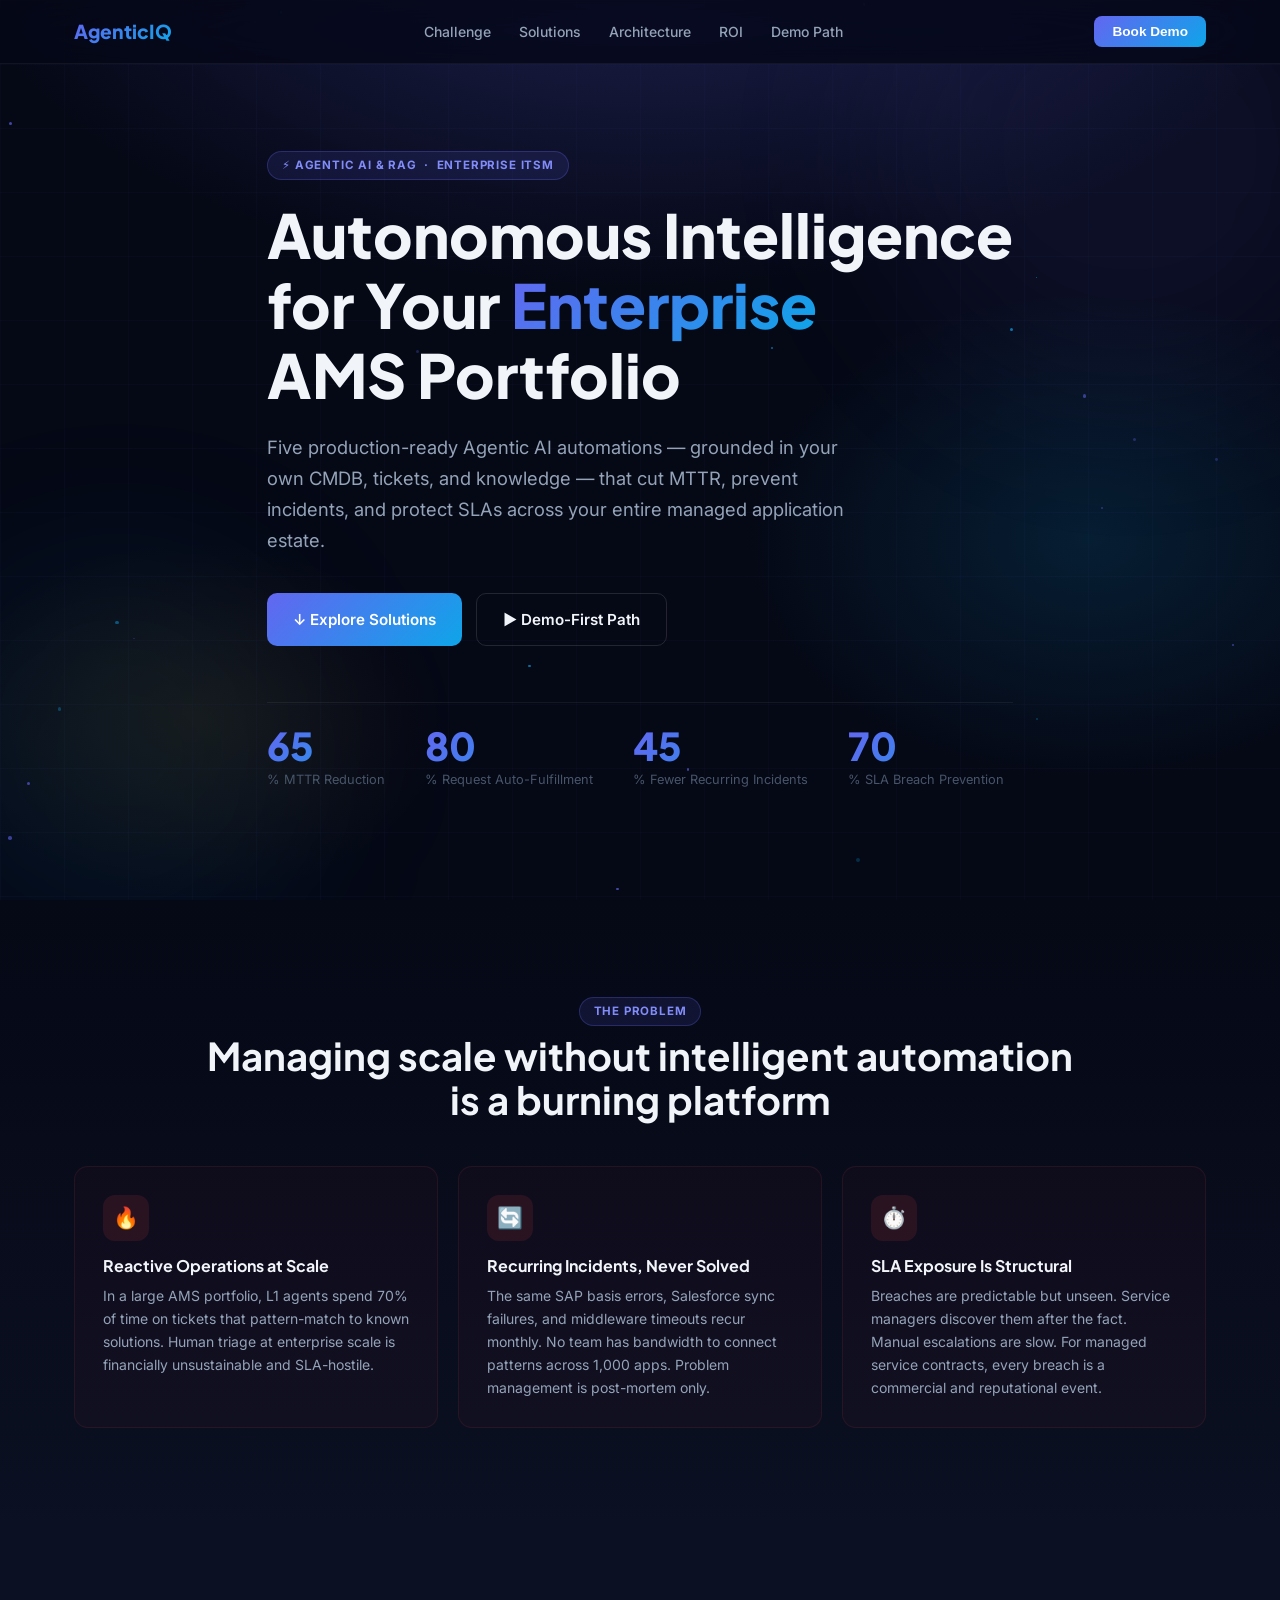
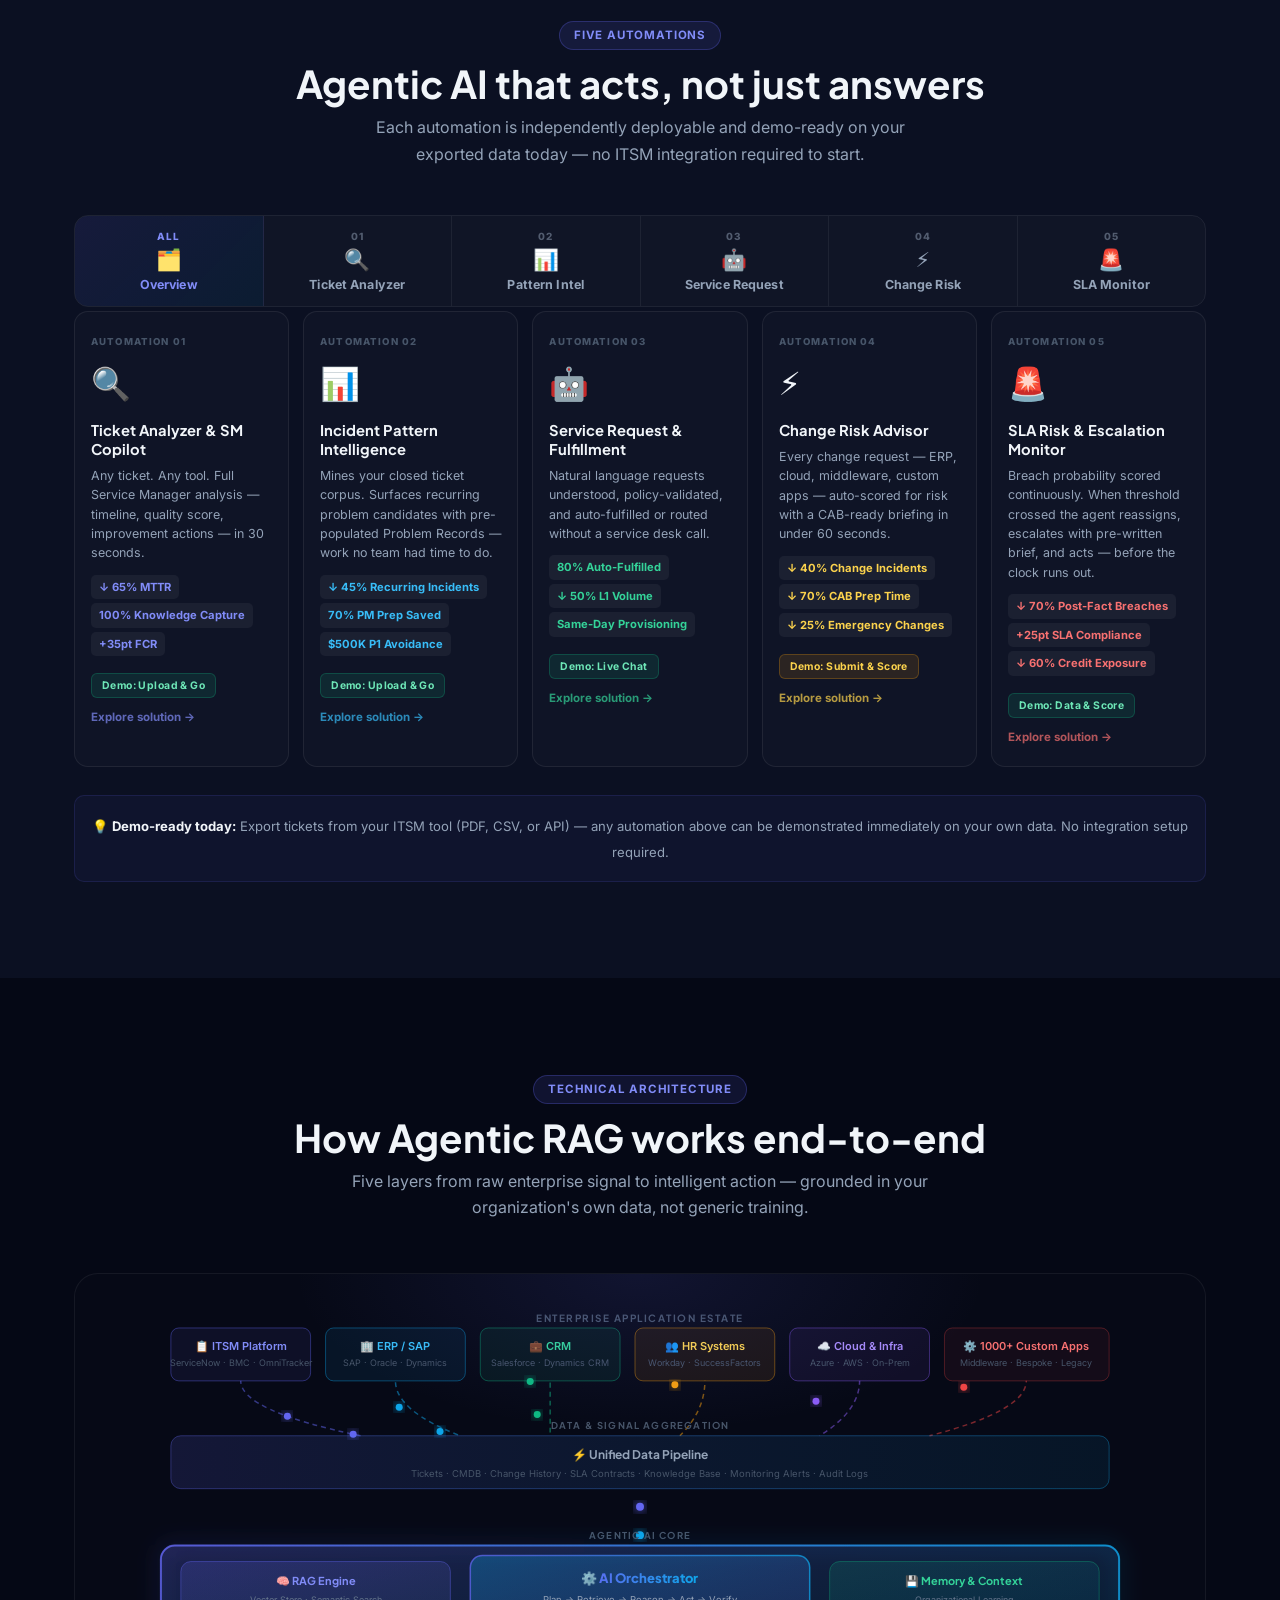
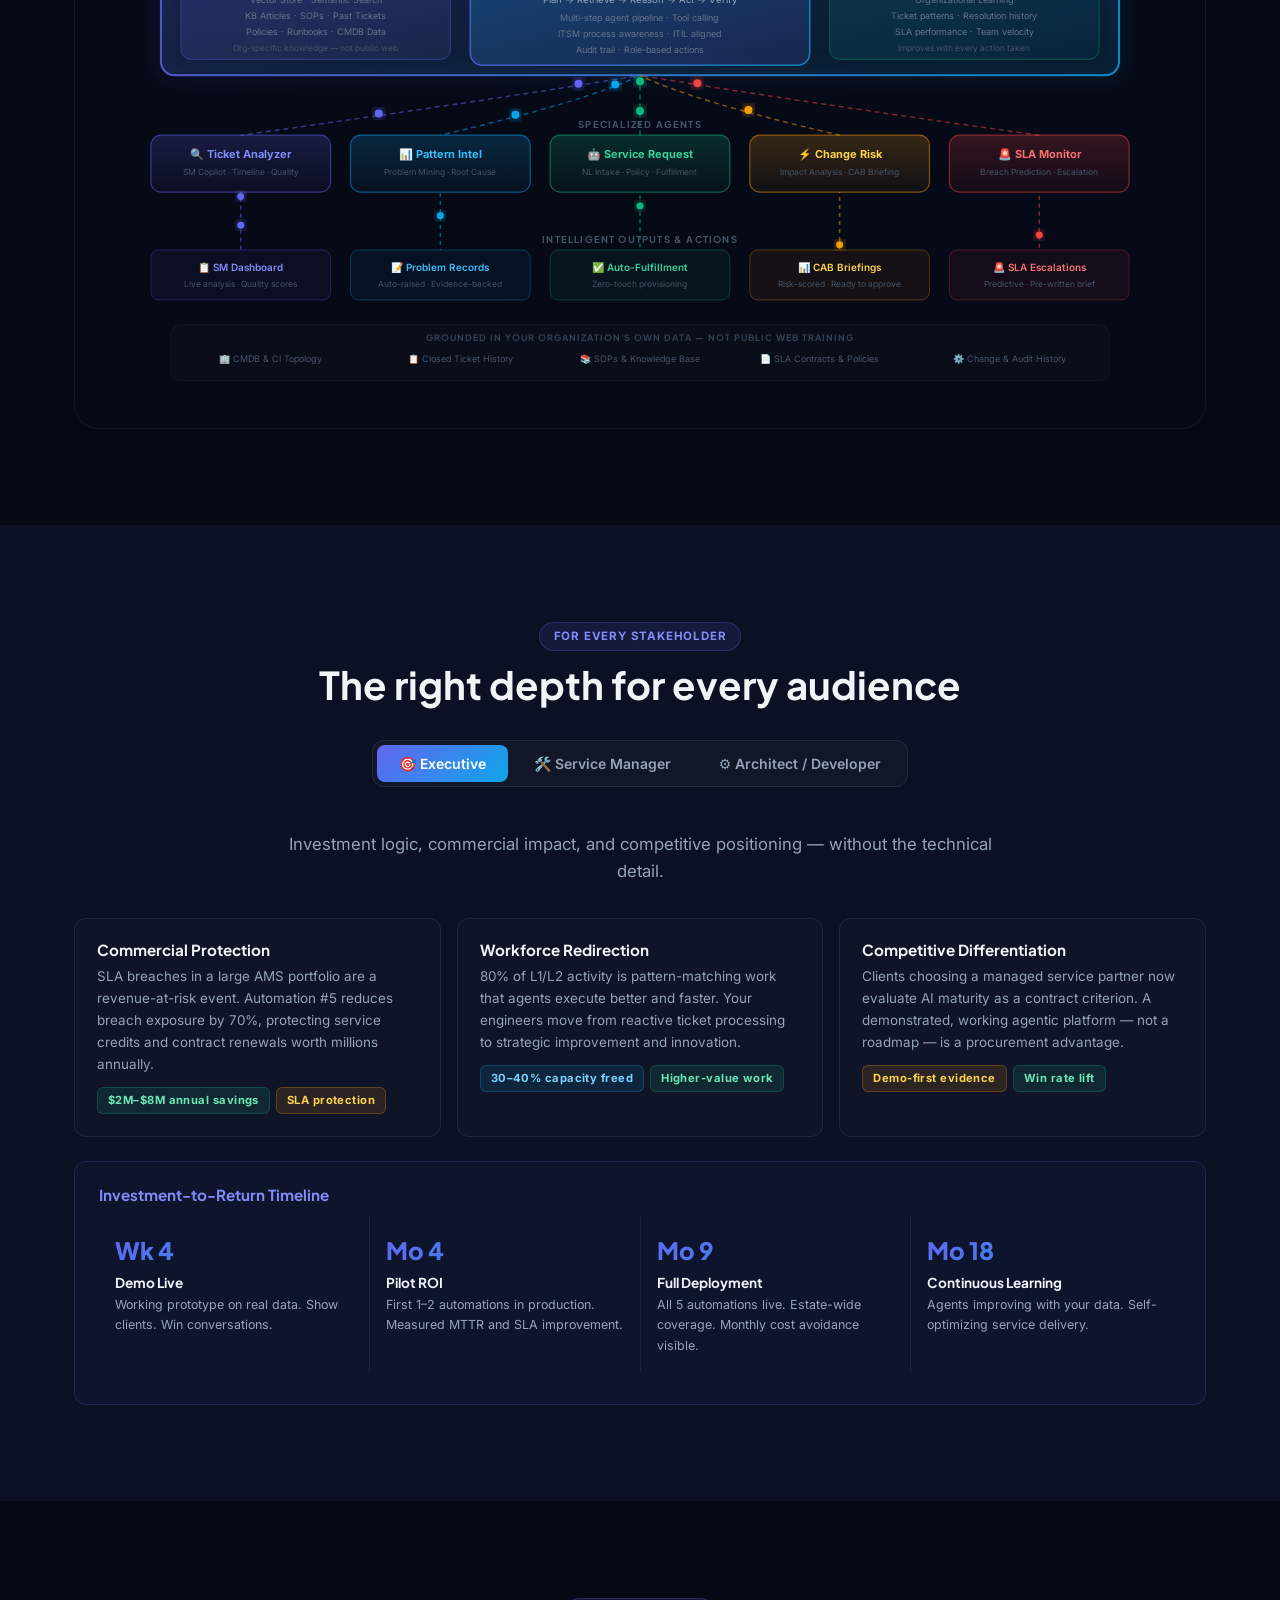
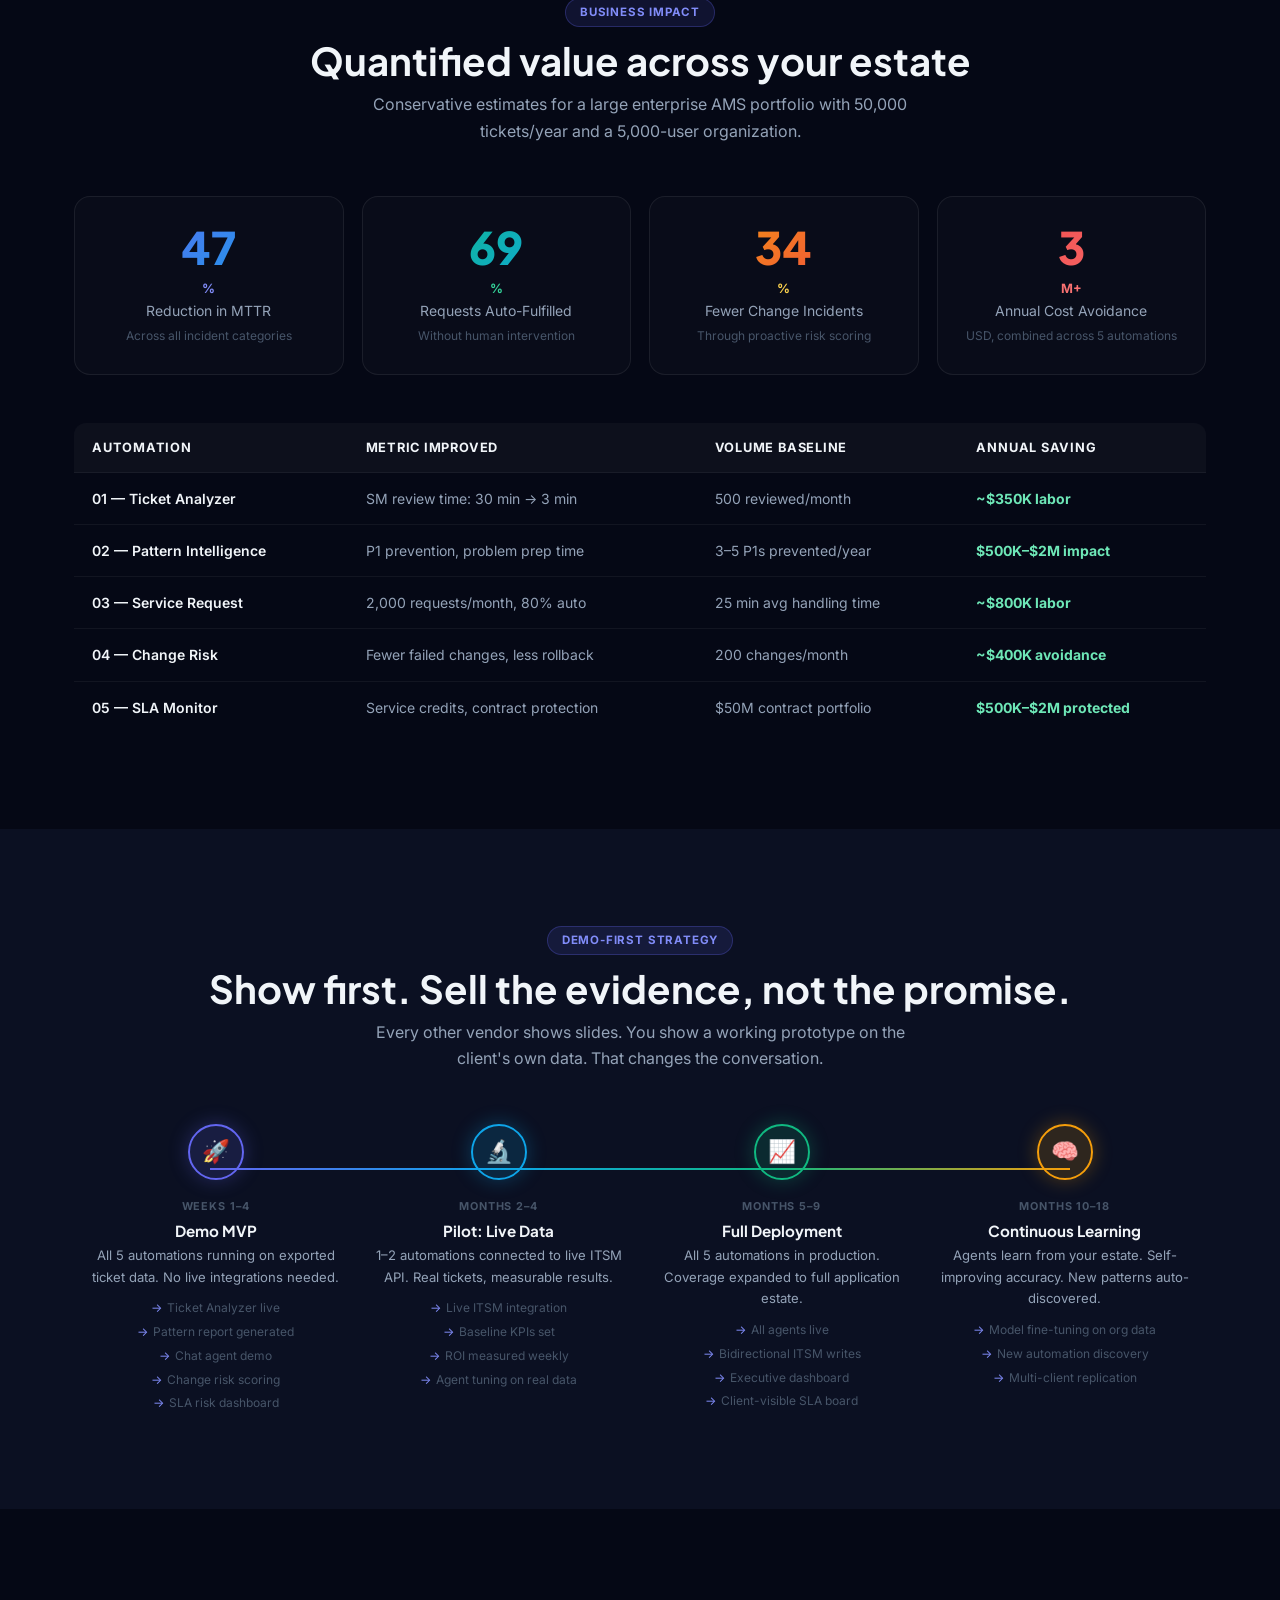
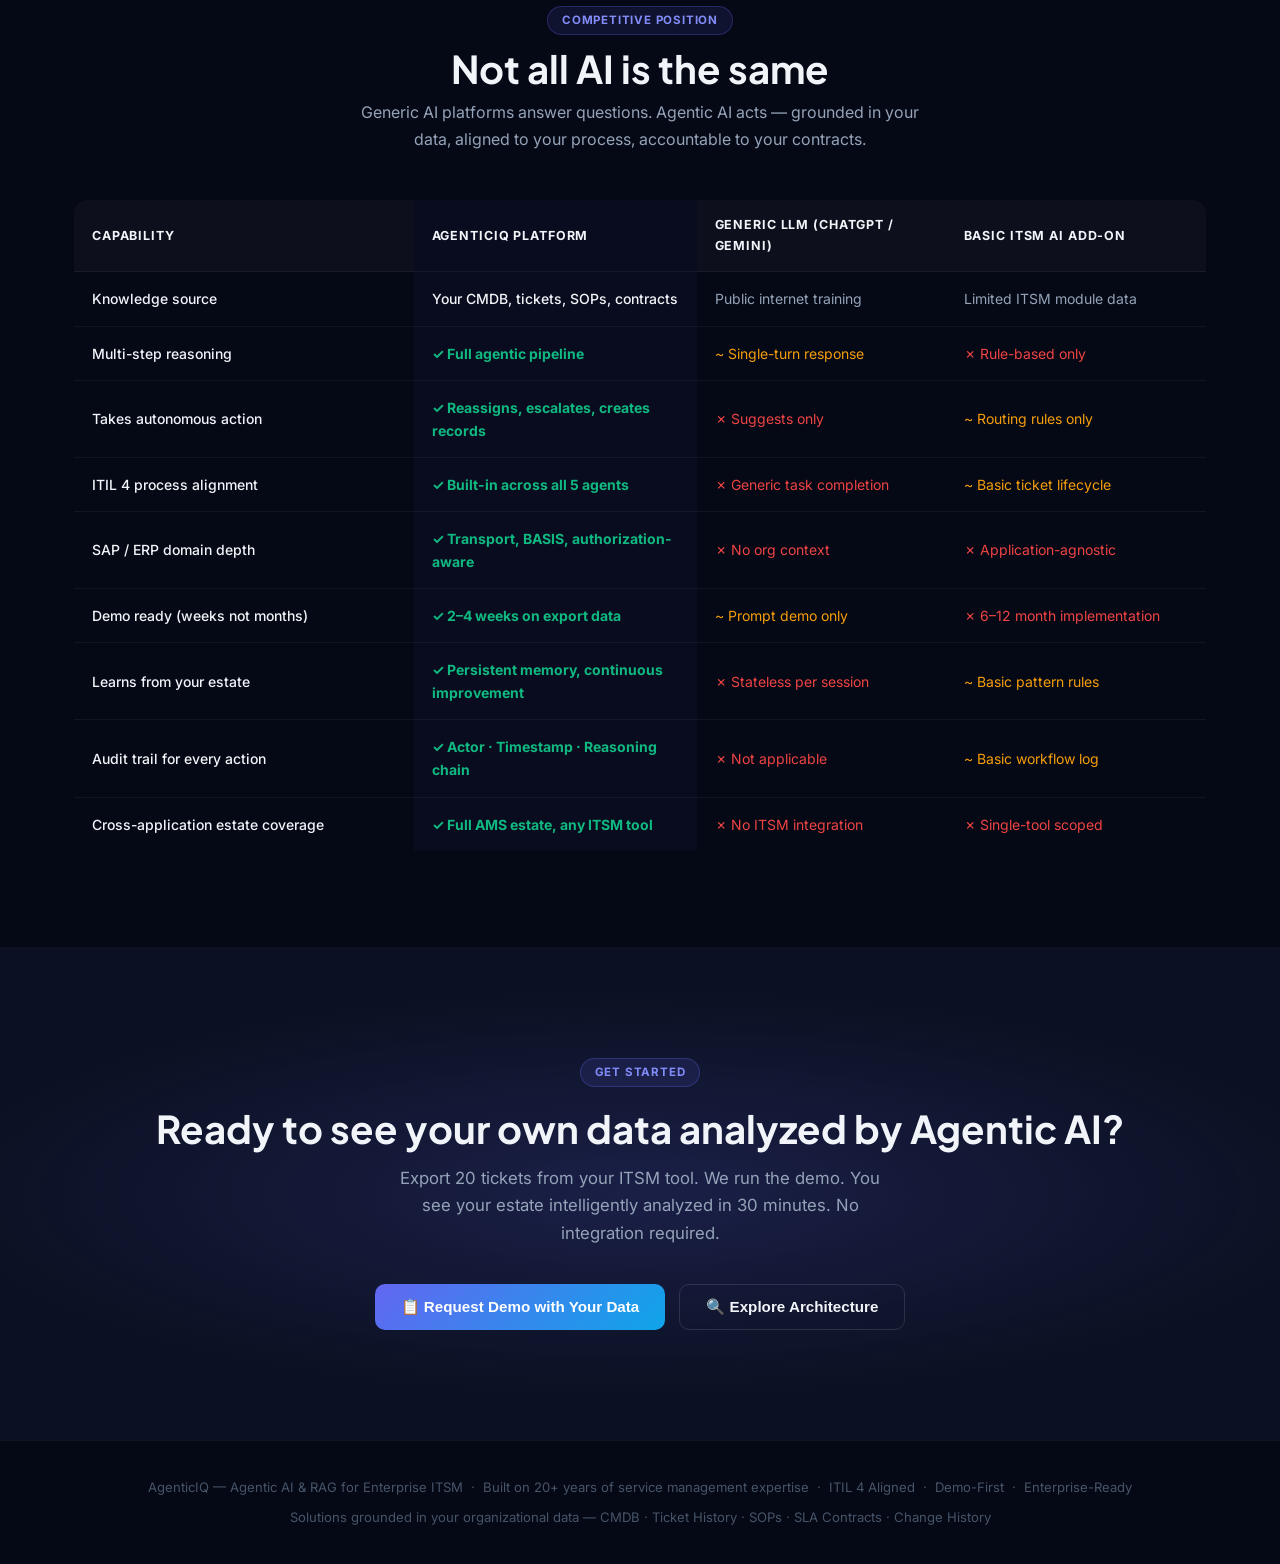
<file: agentic-solutions.html>
<!DOCTYPE html>
<html lang="en">
<head>
<meta charset="UTF-8">
<meta name="viewport" content="width=device-width, initial-scale=1.0">
<title>AgenticIQ — Agentic AI for Enterprise ITSM | 1000+ Application Estate</title>
<link rel="preconnect" href="https://fonts.googleapis.com">
<link href="https://fonts.googleapis.com/css2?family=Inter:wght@300;400;500;600;700&family=Plus+Jakarta+Sans:wght@500;600;700;800&display=swap" rel="stylesheet">
<style>
:root {
  --bg:           #050815;
  --surface:      #0b1022;
  --surface2:     #0f172a;
  --border:       rgba(99,102,241,0.18);
  --border-dim:   rgba(255,255,255,0.06);
  --glass:        rgba(255,255,255,0.025);
  --primary:      #6366f1;
  --primary-lt:   #818cf8;
  --secondary:    #0ea5e9;
  --accent:       #f59e0b;
  --success:      #10b981;
  --danger:       #ef4444;
  --text:         #f1f5f9;
  --text-muted:   #94a3b8;
  --text-dim:     #475569;
  --gp:  linear-gradient(135deg,#6366f1,#0ea5e9);
  --gw:  linear-gradient(135deg,#f59e0b,#ef4444);
  --gg:  linear-gradient(135deg,#10b981,#0ea5e9);
}
*,*::before,*::after{box-sizing:border-box;margin:0;padding:0}
html{scroll-behavior:smooth}
body{background:var(--bg);color:var(--text);font-family:'Inter',system-ui,sans-serif;font-size:16px;line-height:1.65;overflow-x:hidden}
h1,h2,h3,h4,h5{font-family:'Plus Jakarta Sans',sans-serif;line-height:1.15}
h1{font-size:clamp(2.4rem,5vw,3.8rem);font-weight:800}
h2{font-size:clamp(1.7rem,3vw,2.4rem);font-weight:700}
h3{font-size:1.2rem;font-weight:700}
h4{font-size:0.95rem;font-weight:700}
p{color:var(--text-muted)}
a{text-decoration:none}

/* ── UTIL ────────────────────────────────────── */
.container{max-width:1180px;margin:0 auto;padding:0 24px}
.section{padding:96px 0}
.section-alt{background:var(--surface)}
.grad-text{background:var(--gp);-webkit-background-clip:text;-webkit-text-fill-color:transparent;background-clip:text}
.grad-text-warm{background:var(--gw);-webkit-background-clip:text;-webkit-text-fill-color:transparent;background-clip:text}
.badge{display:inline-flex;align-items:center;gap:6px;background:rgba(99,102,241,0.12);border:1px solid rgba(99,102,241,0.28);color:var(--primary-lt);padding:4px 14px;border-radius:100px;font-size:.72rem;font-weight:700;letter-spacing:.07em;text-transform:uppercase}
.pill{display:inline-block;padding:3px 10px;border-radius:6px;font-size:.7rem;font-weight:700;letter-spacing:.04em}
.pill-green{background:rgba(16,185,129,.12);border:1px solid rgba(16,185,129,.25);color:#6ee7b7}
.pill-amber{background:rgba(245,158,11,.12);border:1px solid rgba(245,158,11,.25);color:#fcd34d}
.pill-blue{background:rgba(14,165,233,.12);border:1px solid rgba(14,165,233,.25);color:#7dd3fc}
.pill-red{background:rgba(239,68,68,.12);border:1px solid rgba(239,68,68,.25);color:#fca5a5}

/* ── BUTTONS ──────────────────────────────────── */
.btn{display:inline-flex;align-items:center;gap:8px;padding:13px 26px;border-radius:10px;font-size:.95rem;font-weight:600;cursor:pointer;border:none;transition:all .2s;text-decoration:none}
.btn-primary{background:var(--gp);color:#fff}
.btn-primary:hover{transform:translateY(-2px);box-shadow:0 12px 32px rgba(99,102,241,.4)}
.btn-secondary{background:transparent;color:var(--text);border:1px solid rgba(255,255,255,.12)}
.btn-secondary:hover{border-color:var(--primary);color:var(--primary-lt)}

/* ── NAV ──────────────────────────────────────── */
nav{position:fixed;top:0;left:0;right:0;z-index:200;height:64px;display:flex;align-items:center;backdrop-filter:blur(24px) saturate(180%);background:rgba(5,8,21,.82);border-bottom:1px solid rgba(255,255,255,.05)}
.nav-inner{max-width:1180px;margin:0 auto;padding:0 24px;width:100%;display:flex;align-items:center;justify-content:space-between}
.nav-logo{font-family:'Plus Jakarta Sans',sans-serif;font-size:1.2rem;font-weight:800;background:var(--gp);-webkit-background-clip:text;-webkit-text-fill-color:transparent;background-clip:text}
.nav-links{display:flex;gap:28px;list-style:none}
.nav-links a{color:var(--text-muted);font-size:.875rem;font-weight:500;transition:color .2s}
.nav-links a:hover{color:var(--text)}
.nav-cta{background:var(--gp);color:#fff;border:none;cursor:pointer;padding:8px 18px;border-radius:8px;font-size:.85rem;font-weight:600;transition:all .2s}
.nav-cta:hover{opacity:.88;transform:translateY(-1px)}

/* ── HERO ─────────────────────────────────────── */
#hero{min-height:100vh;display:flex;align-items:center;position:relative;overflow:hidden;padding-top:64px}
.hero-bg{position:absolute;inset:0;background:
  radial-gradient(ellipse 90% 70% at 50% -10%, rgba(99,102,241,.28) 0%,transparent 60%),
  radial-gradient(ellipse 50% 50% at 85% 60%,  rgba(14,165,233,.14) 0%,transparent 55%),
  radial-gradient(ellipse 40% 40% at 15% 80%,  rgba(245,158,11,.08) 0%,transparent 50%);
  animation:aurora 14s ease-in-out infinite alternate}
@keyframes aurora{0%{opacity:.7;transform:scale(1)}100%{opacity:1;transform:scale(1.06) translateY(-18px)}}
.hero-grid{position:absolute;inset:0;background-image:linear-gradient(rgba(99,102,241,.03) 1px,transparent 1px),linear-gradient(90deg,rgba(99,102,241,.03) 1px,transparent 1px);background-size:64px 64px}
.floating-orb{position:absolute;border-radius:50%;filter:blur(80px);pointer-events:none;animation:float-orb 8s ease-in-out infinite alternate}
.orb1{width:500px;height:500px;background:rgba(99,102,241,.08);top:-100px;right:-100px;animation-delay:0s}
.orb2{width:400px;height:400px;background:rgba(14,165,233,.06);bottom:-50px;left:-80px;animation-delay:-4s}
@keyframes float-orb{0%{transform:translate(0,0) scale(1)}100%{transform:translate(30px,20px) scale(1.1)}}
.hero-content{position:relative;z-index:2;padding:60px 0}
.hero-eyebrow{margin-bottom:20px}
.hero-title{margin-bottom:22px}
.hero-sub{font-size:1.15rem;max-width:580px;margin-bottom:36px;color:var(--text-muted);line-height:1.7}
.hero-ctas{display:flex;gap:14px;flex-wrap:wrap;margin-bottom:56px}
.hero-metrics{display:flex;gap:40px;flex-wrap:wrap;padding:24px 0;border-top:1px solid rgba(255,255,255,.06)}
.hm .num{font-family:'Plus Jakarta Sans',sans-serif;font-size:2.4rem;font-weight:800;background:var(--gp);-webkit-background-clip:text;-webkit-text-fill-color:transparent;background-clip:text;line-height:1}
.hm .lbl{font-size:.8rem;color:var(--text-dim);margin-top:4px}
.hero-img{position:relative;z-index:2}
.hero-card{background:rgba(255,255,255,.03);border:1px solid rgba(99,102,241,.2);border-radius:20px;padding:24px;backdrop-filter:blur(20px)}
.hero-card-title{font-size:.8rem;font-weight:700;color:var(--primary-lt);margin-bottom:16px;letter-spacing:.05em;text-transform:uppercase}
.hero-chip-row{display:flex;flex-wrap:wrap;gap:8px;margin-bottom:12px}
.hero-chip{background:rgba(255,255,255,.05);border:1px solid rgba(255,255,255,.08);border-radius:8px;padding:6px 12px;font-size:.78rem;font-weight:500;display:flex;align-items:center;gap:6px}

/* ── CHALLENGE ────────────────────────────────── */
#challenge{background:linear-gradient(180deg,var(--bg) 0%,var(--surface) 100%)}
.challenge-grid{display:grid;grid-template-columns:repeat(3,1fr);gap:20px;margin-top:44px}
.chal-card{padding:28px;border-radius:14px;background:rgba(239,68,68,.03);border:1px solid rgba(239,68,68,.1);transition:all .3s}
.chal-card:hover{border-color:rgba(239,68,68,.3);transform:translateY(-3px)}
.chal-icon{width:46px;height:46px;border-radius:12px;background:rgba(239,68,68,.12);display:flex;align-items:center;justify-content:center;font-size:1.3rem;margin-bottom:16px}
.chal-card h3{color:var(--text);margin-bottom:8px;font-size:1rem}
.chal-card p{font-size:.875rem}

/* ── SOLUTIONS TABS ───────────────────────────── */
.sol-tab-strip{display:flex;gap:0;border-radius:14px;overflow:hidden;border:1px solid rgba(255,255,255,.08);margin-top:48px}
.sol-tab-btn{flex:1;padding:14px 8px;border:none;background:rgba(255,255,255,.02);color:var(--text-muted);font-family:inherit;font-size:.78rem;font-weight:700;cursor:pointer;transition:all .25s;display:flex;flex-direction:column;align-items:center;gap:5px;border-right:1px solid rgba(255,255,255,.06);letter-spacing:.01em;position:relative}
.sol-tab-btn:last-child{border-right:none}
.sol-tab-btn .stb-num{font-size:.62rem;font-weight:800;letter-spacing:.1em;opacity:.5;transition:opacity .25s}
.sol-tab-btn .stb-ico{font-size:1.3rem;transition:transform .25s}
.sol-tab-btn .stb-bar{position:absolute;bottom:0;left:0;right:0;height:3px;border-radius:0;opacity:0;transition:opacity .25s}
.sol-tab-btn:hover{background:rgba(255,255,255,.04);color:var(--text)}
.sol-tab-btn:hover .stb-ico{transform:scale(1.15)}
.sol-tab-btn[data-sol="1"].active{background:rgba(99,102,241,.1);color:#818cf8}
.sol-tab-btn[data-sol="2"].active{background:rgba(14,165,233,.1);color:#38bdf8}
.sol-tab-btn[data-sol="3"].active{background:rgba(16,185,129,.1);color:#34d399}
.sol-tab-btn[data-sol="4"].active{background:rgba(245,158,11,.1);color:#fcd34d}
.sol-tab-btn[data-sol="5"].active{background:rgba(239,68,68,.1);color:#f87171}
.sol-tab-btn[data-sol="1"] .stb-bar{background:#6366f1}
.sol-tab-btn[data-sol="2"] .stb-bar{background:#0ea5e9}
.sol-tab-btn[data-sol="3"] .stb-bar{background:#10b981}
.sol-tab-btn[data-sol="4"] .stb-bar{background:#f59e0b}
.sol-tab-btn[data-sol="5"] .stb-bar{background:#ef4444}
.sol-tab-btn.active .stb-num{opacity:1}
.sol-tab-btn.active .stb-bar{opacity:1}

.sol-pane{display:none;animation:fadeSlideIn .3s ease}
.sol-pane.active{display:block}
@keyframes fadeSlideIn{from{opacity:0;transform:translateY(12px)}to{opacity:1;transform:translateY(0)}}

.sol-layout{display:grid;grid-template-columns:1fr 380px;gap:28px;margin-top:32px;align-items:start}
.sol-header{display:flex;align-items:flex-start;gap:18px;margin-bottom:22px}
.sol-ico-lg{width:60px;height:60px;flex-shrink:0;border-radius:16px;display:flex;align-items:center;justify-content:center;font-size:1.8rem}
.sol-eyebrow{font-size:.68rem;font-weight:800;letter-spacing:.1em;text-transform:uppercase;margin-bottom:6px}
.sol-main h3{font-size:1.4rem;color:var(--text);margin-bottom:0;line-height:1.2}
.sol-desc{font-size:.975rem;line-height:1.75;margin-bottom:28px}

.sol-pipeline{display:flex;gap:0;margin-bottom:28px;border:1px solid rgba(255,255,255,.06);border-radius:12px;overflow:hidden}
.sp-step{flex:1;padding:14px 10px;text-align:center;border-right:1px solid rgba(255,255,255,.06);background:rgba(255,255,255,.015)}
.sp-step:last-child{border-right:none}
.sp-step .sp-n{font-size:.6rem;font-weight:800;letter-spacing:.1em;text-transform:uppercase;color:var(--text-dim);margin-bottom:4px}
.sp-step .sp-act{font-size:.8rem;font-weight:700;color:var(--text)}
.sp-step .sp-sub{font-size:.7rem;color:var(--text-dim);margin-top:2px}

.sol-apps-title{font-size:.72rem;font-weight:700;letter-spacing:.08em;text-transform:uppercase;color:var(--text-dim);margin-bottom:10px}
.app-chips{display:flex;flex-wrap:wrap;gap:7px}
.app-chip{display:flex;align-items:center;gap:5px;background:rgba(255,255,255,.04);border:1px solid rgba(255,255,255,.08);border-radius:8px;padding:5px 11px;font-size:.78rem;font-weight:500;color:var(--text-muted)}

.sol-metric-card{border-radius:14px;padding:22px;margin-bottom:16px;border:1px solid rgba(255,255,255,.08)}
.smc-demo{display:flex;align-items:center;justify-content:space-between;margin-bottom:16px}
.smc-demo-label{font-size:.7rem;font-weight:700;text-transform:uppercase;letter-spacing:.07em;color:var(--text-dim)}
.sol-metrics-grid{display:grid;grid-template-columns:1fr 1fr;gap:10px;margin-bottom:16px}
.sm-metric{text-align:center;padding:12px 8px;background:rgba(255,255,255,.03);border-radius:10px;border:1px solid rgba(255,255,255,.06)}
.sm-metric .smm-val{font-family:'Plus Jakarta Sans',sans-serif;font-size:1.6rem;font-weight:800;line-height:1}
.sm-metric .smm-lbl{font-size:.68rem;color:var(--text-dim);margin-top:4px}

.sol-case{border-radius:14px;padding:20px;border:1px solid rgba(255,255,255,.06);background:rgba(255,255,255,.015)}
.sol-case-title{font-size:.72rem;font-weight:700;letter-spacing:.08em;text-transform:uppercase;color:var(--text-dim);margin-bottom:10px}
.sol-case p{font-size:.82rem;line-height:1.65}
.sol-case .case-saving{font-size:.9rem;font-weight:700;margin-top:10px;padding:10px 12px;border-radius:8px;background:rgba(16,185,129,.08);border:1px solid rgba(16,185,129,.2);color:#6ee7b7}

@media(max-width:900px){
  .sol-tab-strip{flex-wrap:wrap}
  .sol-tab-btn{flex:none;width:50%}
  .sol-layout{grid-template-columns:1fr}
  .sol-sidebar{display:grid;grid-template-columns:1fr 1fr;gap:16px}
}
@media(max-width:600px){
  .sol-sidebar{grid-template-columns:1fr}
  .sol-tab-btn{width:100%}
}

/* ── ARCHITECTURE ─────────────────────────────── */
#architecture{background:var(--bg)}
.arch-shell{border:1px solid rgba(255,255,255,.06);border-radius:24px;padding:32px 16px 24px;margin-top:52px;position:relative;background:rgba(255,255,255,.008);overflow:hidden}
.arch-shell::before{content:'';position:absolute;top:-160px;left:50%;transform:translateX(-50%);width:700px;height:320px;background:radial-gradient(ellipse,rgba(99,102,241,.12) 0%,transparent 70%);pointer-events:none}
.arch-svg{width:100%;height:auto;display:block;max-height:700px}

/* ── AUDIENCE TABS ────────────────────────────── */
#audience{background:var(--surface)}
.tabs-wrap{display:flex;justify-content:center;margin-bottom:44px}
.tabs{display:flex;gap:4px;background:rgba(255,255,255,.03);border:1px solid rgba(255,255,255,.08);border-radius:12px;padding:4px}
.tab-btn{padding:10px 22px;border-radius:8px;border:none;background:transparent;color:var(--text-muted);font-size:.875rem;font-weight:600;cursor:pointer;transition:all .2s;display:flex;align-items:center;gap:7px;font-family:inherit}
.tab-btn.active{background:var(--gp);color:#fff}
.tab-pane{display:none}.tab-pane.active{display:block}

.aud-intro{max-width:720px;margin:0 auto 32px;text-align:center;font-size:1.05rem}
.aud-grid{display:grid;grid-template-columns:repeat(3,1fr);gap:16px;margin-bottom:24px}
.aud-card{padding:22px;border-radius:12px;background:rgba(255,255,255,.02);border:1px solid rgba(255,255,255,.07)}
.aud-card h4{color:var(--text);margin-bottom:6px;font-size:.95rem}
.aud-card p{font-size:.84rem}
.aud-pills{margin-top:12px;display:flex;flex-wrap:wrap;gap:6px}
.aud-wide{padding:24px;border-radius:12px;background:rgba(99,102,241,.05);border:1px solid rgba(99,102,241,.2)}
.aud-wide h4{color:var(--primary-lt);margin-bottom:12px}
.aud-steps{display:flex;gap:0;overflow-x:auto;padding-bottom:8px}
.aud-step{flex:1;min-width:160px;padding:16px;border-right:1px solid rgba(255,255,255,.06)}
.aud-step:last-child{border-right:none}
.aud-step .step-n{font-size:1.5rem;font-weight:800;font-family:'Plus Jakarta Sans',sans-serif;background:var(--gp);-webkit-background-clip:text;-webkit-text-fill-color:transparent;background-clip:text}
.aud-step h5{color:var(--text);font-size:.85rem;margin:4px 0}
.aud-step p{font-size:.78rem}

/* ── ROI ──────────────────────────────────────── */
#roi{background:var(--bg)}
.roi-grid{display:grid;grid-template-columns:repeat(4,1fr);gap:18px;margin-top:52px}
.roi-card{padding:28px;border-radius:16px;text-align:center;background:rgba(255,255,255,.02);border:1px solid rgba(255,255,255,.07);transition:all .3s}
.roi-card:hover{border-color:rgba(99,102,241,.3);transform:translateY(-3px)}
.roi-n{font-family:'Plus Jakarta Sans',sans-serif;font-size:2.8rem;font-weight:800;line-height:1;margin-bottom:8px}
.roi-l{font-size:.875rem;color:var(--text-muted)}
.roi-s{font-size:.75rem;color:var(--text-dim);margin-top:4px}
.roi-table{width:100%;border-collapse:collapse;margin-top:40px;border-radius:12px;overflow:hidden}
.roi-table th,.roi-table td{padding:14px 18px;text-align:left;border-bottom:1px solid rgba(255,255,255,.05)}
.roi-table th{background:rgba(255,255,255,.03);font-size:.8rem;font-weight:700;color:var(--text);text-transform:uppercase;letter-spacing:.06em}
.roi-table tr:last-child td{border-bottom:none}
.roi-table td{font-size:.875rem;color:var(--text-muted)}
.roi-table .strong{color:var(--text);font-weight:600}
.roi-table .em{color:#6ee7b7;font-weight:700}

/* ── DEMO TIMELINE ────────────────────────────── */
#demo{background:var(--surface)}
.timeline{display:grid;grid-template-columns:repeat(4,1fr);gap:0;margin-top:52px;position:relative}
.timeline::after{content:'';position:absolute;top:44px;left:12%;right:12%;height:2px;background:linear-gradient(90deg,#6366f1,#0ea5e9 33%,#10b981 66%,#f59e0b)}
.tl-step{text-align:center;padding:0 12px;position:relative;z-index:1}
.tl-dot{width:56px;height:56px;border-radius:50%;margin:0 auto 18px;display:flex;align-items:center;justify-content:center;font-size:1.4rem;border:2px solid transparent;position:relative;z-index:2}
.tl-step:nth-child(1) .tl-dot{background:rgba(99,102,241,.15);border-color:#6366f1;box-shadow:0 0 20px rgba(99,102,241,.3)}
.tl-step:nth-child(2) .tl-dot{background:rgba(14,165,233,.15);border-color:#0ea5e9;box-shadow:0 0 20px rgba(14,165,233,.3)}
.tl-step:nth-child(3) .tl-dot{background:rgba(16,185,129,.15);border-color:#10b981;box-shadow:0 0 20px rgba(16,185,129,.3)}
.tl-step:nth-child(4) .tl-dot{background:rgba(245,158,11,.15);border-color:#f59e0b;box-shadow:0 0 20px rgba(245,158,11,.3)}
.tl-duration{font-size:.68rem;font-weight:700;text-transform:uppercase;letter-spacing:.08em;color:var(--text-dim);margin-bottom:6px}
.tl-step h4{color:var(--text);margin-bottom:6px;font-size:.95rem}
.tl-step p{font-size:.82rem}
.tl-items{margin-top:10px;display:flex;flex-direction:column;gap:4px}
.tl-item{font-size:.75rem;color:var(--text-dim);display:flex;align-items:center;gap:5px;justify-content:center}
.tl-item::before{content:'→';color:var(--primary-lt)}

/* ── COMPARISON ───────────────────────────────── */
#compare{background:var(--bg)}
.comp-table{width:100%;border-collapse:collapse;margin-top:48px;border-radius:14px;overflow:hidden}
.comp-table th,.comp-table td{padding:15px 18px;text-align:left;border-bottom:1px solid rgba(255,255,255,.05);font-size:.875rem}
.comp-table th{background:rgba(255,255,255,.03);font-size:.78rem;font-weight:700;text-transform:uppercase;letter-spacing:.07em;color:var(--text)}
.comp-table .col-us{background:rgba(99,102,241,.04)}
.comp-table .col-us th{color:var(--primary-lt)}
.comp-table tr:hover td{background:rgba(255,255,255,.01)}
.comp-table tr:last-child td{border-bottom:none}
.comp-table td{color:var(--text-muted)}
.comp-table td.strong{color:var(--text);font-weight:500}
.yes{color:#10b981;font-weight:700}
.no{color:#ef4444}
.part{color:#f59e0b}

/* ── CTA ──────────────────────────────────────── */
#cta{background:radial-gradient(ellipse 80% 60% at 50% 50%,rgba(99,102,241,.18) 0%,transparent 70%),var(--surface);text-align:center;padding:110px 0}
#cta h2{margin-bottom:14px}
#cta p{font-size:1.05rem;max-width:480px;margin:0 auto 36px}
.cta-btns{display:flex;gap:14px;justify-content:center;flex-wrap:wrap}

/* ── FOOTER ───────────────────────────────────── */
footer{background:var(--bg);border-top:1px solid rgba(255,255,255,.05);padding:36px 0;text-align:center}
footer p{font-size:.82rem;color:var(--text-dim)}

/* ── OVERVIEW GRID ────────────────────────────── */
.sol-tab-btn[data-sol="0"].active{background:linear-gradient(135deg,rgba(99,102,241,.12),rgba(14,165,233,.08));color:var(--primary-lt)}
.sol-overview-grid{display:grid;grid-template-columns:repeat(5,1fr);gap:14px;padding-top:4px}
.sol-ov-card{padding:22px 16px 18px;border-radius:14px;background:rgba(255,255,255,.02);border:1px solid rgba(255,255,255,.07);cursor:pointer;transition:all .3s;position:relative;overflow:hidden}
.sol-ov-card:hover{transform:translateY(-5px)}
.sol-ov-card[data-goto="1"]:hover{border-color:#6366f1;background:rgba(99,102,241,.05);box-shadow:0 12px 40px rgba(99,102,241,.15)}
.sol-ov-card[data-goto="2"]:hover{border-color:#0ea5e9;background:rgba(14,165,233,.05);box-shadow:0 12px 40px rgba(14,165,233,.15)}
.sol-ov-card[data-goto="3"]:hover{border-color:#10b981;background:rgba(16,185,129,.05);box-shadow:0 12px 40px rgba(16,185,129,.15)}
.sol-ov-card[data-goto="4"]:hover{border-color:#f59e0b;background:rgba(245,158,11,.05);box-shadow:0 12px 40px rgba(245,158,11,.15)}
.sol-ov-card[data-goto="5"]:hover{border-color:#ef4444;background:rgba(239,68,68,.05);box-shadow:0 12px 40px rgba(239,68,68,.15)}
.sol-ov-num{font-size:.6rem;font-weight:800;letter-spacing:.12em;text-transform:uppercase;color:var(--text-dim);margin-bottom:8px}
.sol-ov-ico{font-size:2rem;margin-bottom:10px;display:block}
.sol-ov-card h4{color:var(--text);font-size:.92rem;margin-bottom:7px;line-height:1.3}
.sol-ov-card p{font-size:.78rem;margin-bottom:12px;line-height:1.55}
.sol-ov-metrics{display:flex;flex-direction:column;gap:4px;margin-bottom:14px}
.sol-ov-m{font-size:.7rem;font-weight:700;padding:3px 8px;border-radius:5px;background:rgba(255,255,255,.05);color:var(--text-muted);width:fit-content}
.sol-ov-cta{font-size:.72rem;font-weight:700;display:inline-flex;align-items:center;gap:4px;margin-top:4px;opacity:.7;transition:opacity .2s}
.sol-ov-card:hover .sol-ov-cta{opacity:1}

/* ── PER-SOLUTION ARCHITECTURE ────────────────── */
.sol-arch-section{margin-top:32px;border-top:1px solid rgba(255,255,255,.05);padding-top:28px}
.sol-arch-label{font-size:.7rem;font-weight:700;letter-spacing:.1em;text-transform:uppercase;color:var(--text-dim);margin-bottom:16px;display:flex;align-items:center;gap:12px}
.sol-arch-label::after{content:'';flex:1;height:1px;background:rgba(255,255,255,.05)}
.sol-arch-shell{border:1px solid rgba(255,255,255,.05);border-radius:14px;padding:20px 16px;background:rgba(255,255,255,.006);overflow:hidden}
.sol-arch-svg{width:100%;height:auto;display:block}

/* ── SCROLL REVEAL ────────────────────────────── */
.reveal{opacity:0;transform:translateY(36px);transition:opacity .7s ease,transform .7s ease}
.reveal.left{transform:translateX(-36px)}
.reveal.right{transform:translateX(36px)}
.reveal.visible{opacity:1;transform:translate(0)}
.d1{transition-delay:.1s}.d2{transition-delay:.2s}.d3{transition-delay:.3s}.d4{transition-delay:.4s}.d5{transition-delay:.5s}

/* ── RESPONSIVE ───────────────────────────────── */
@media(max-width:960px){
  .challenge-grid{grid-template-columns:1fr}
  .sol-overview-grid{grid-template-columns:repeat(2,1fr)}
  .roi-grid{grid-template-columns:repeat(2,1fr)}
  .timeline{grid-template-columns:1fr 1fr}
  .timeline::after{display:none}
  .aud-grid{grid-template-columns:1fr}
  .nav-links{display:none}
}
@media(max-width:600px){
  .roi-grid{grid-template-columns:1fr}
  .sol-overview-grid{grid-template-columns:1fr}
  .timeline{grid-template-columns:1fr}
  .tabs{flex-wrap:wrap}
  .hero-metrics{gap:20px}
  .cta-btns{flex-direction:column;align-items:center}
}
</style>
</head>
<body>

<!-- ══ NAV ══════════════════════════════════════ -->
<nav>
  <div class="nav-inner">
    <div class="nav-logo">AgenticIQ</div>
    <ul class="nav-links">
      <li><a href="#challenge">Challenge</a></li>
      <li><a href="#solutions">Solutions</a></li>
      <li><a href="#architecture">Architecture</a></li>
      <li><a href="#roi">ROI</a></li>
      <li><a href="#demo">Demo Path</a></li>
    </ul>
    <button class="nav-cta" onclick="document.getElementById('cta').scrollIntoView({behavior:'smooth'})">Book Demo</button>
  </div>
</nav>

<!-- ══ HERO ══════════════════════════════════════ -->
<section id="hero">
  <div class="hero-bg"></div>
  <div class="hero-grid"></div>
  <div class="floating-orb orb1"></div>
  <div class="floating-orb orb2"></div>
  <div class="container">
    <div class="hero-content reveal">
      <div class="hero-eyebrow"><span class="badge">⚡ Agentic AI &amp; RAG &nbsp;·&nbsp; Enterprise ITSM</span></div>
      <h1 class="hero-title">
        Autonomous Intelligence<br>for Your <span class="grad-text">Enterprise</span><br>AMS Portfolio
      </h1>
      <p class="hero-sub">Five production-ready Agentic AI automations — grounded in your own CMDB, tickets, and knowledge — that cut MTTR, prevent incidents, and protect SLAs across your entire managed application estate.</p>
      <div class="hero-ctas">
        <a href="#solutions" class="btn btn-primary">↓ Explore Solutions</a>
        <a href="#demo" class="btn btn-secondary">▶ Demo-First Path</a>
      </div>
      <div class="hero-metrics">
        <div class="hm"><div class="num" data-count="65">0</div><div class="lbl">% MTTR Reduction</div></div>
        <div class="hm"><div class="num" data-count="80">0</div><div class="lbl">% Request Auto-Fulfillment</div></div>
        <div class="hm"><div class="num" data-count="45">0</div><div class="lbl">% Fewer Recurring Incidents</div></div>
        <div class="hm"><div class="num" data-count="70">0</div><div class="lbl">% SLA Breach Prevention</div></div>
      </div>
    </div>
  </div>
</section>

<!-- ══ CHALLENGE ══════════════════════════════════ -->
<section id="challenge" class="section">
  <div class="container">
    <div class="reveal" style="text-align:center;margin-bottom:8px"><span class="badge">The Problem</span></div>
    <h2 class="reveal" style="text-align:center;margin-bottom:0">Managing scale without intelligent automation<br>is a burning platform</h2>
    <div class="challenge-grid">
      <div class="chal-card reveal d1">
        <div class="chal-icon">🔥</div>
        <h3>Reactive Operations at Scale</h3>
        <p>In a large AMS portfolio, L1 agents spend 70% of time on tickets that pattern-match to known solutions. Human triage at enterprise scale is financially unsustainable and SLA-hostile.</p>
      </div>
      <div class="chal-card reveal d2">
        <div class="chal-icon">🔄</div>
        <h3>Recurring Incidents, Never Solved</h3>
        <p>The same SAP basis errors, Salesforce sync failures, and middleware timeouts recur monthly. No team has bandwidth to connect patterns across 1,000 apps. Problem management is post-mortem only.</p>
      </div>
      <div class="chal-card reveal d3">
        <div class="chal-icon">⏱️</div>
        <h3>SLA Exposure Is Structural</h3>
        <p>Breaches are predictable but unseen. Service managers discover them after the fact. Manual escalations are slow. For managed service contracts, every breach is a commercial and reputational event.</p>
      </div>
    </div>
  </div>
</section>

<!-- ══ SOLUTIONS ══════════════════════════════════ -->
<section id="solutions" class="section section-alt">
  <div class="container">
    <div class="reveal" style="text-align:center"><span class="badge">Five Automations</span></div>
    <h2 class="reveal" style="text-align:center;margin:12px 0 8px">Agentic AI that acts, not just answers</h2>
    <p class="reveal" style="text-align:center;max-width:580px;margin:0 auto">Each automation is independently deployable and demo-ready on your exported data today — no ITSM integration required to start.</p>

    <!-- 6-tab strip: Overview + 5 Solutions -->
    <div class="sol-tab-strip reveal">
      <button class="sol-tab-btn active" data-sol="0" onclick="switchSol(this,0)">
        <span class="stb-num">ALL</span>
        <span class="stb-ico">🗂️</span>
        <span>Overview</span>
        <span class="stb-bar"></span>
      </button>
      <button class="sol-tab-btn" data-sol="1" onclick="switchSol(this,1)">
        <span class="stb-num">01</span>
        <span class="stb-ico">🔍</span>
        <span>Ticket Analyzer</span>
        <span class="stb-bar"></span>
      </button>
      <button class="sol-tab-btn" data-sol="2" onclick="switchSol(this,2)">
        <span class="stb-num">02</span>
        <span class="stb-ico">📊</span>
        <span>Pattern Intel</span>
        <span class="stb-bar"></span>
      </button>
      <button class="sol-tab-btn" data-sol="3" onclick="switchSol(this,3)">
        <span class="stb-num">03</span>
        <span class="stb-ico">🤖</span>
        <span>Service Request</span>
        <span class="stb-bar"></span>
      </button>
      <button class="sol-tab-btn" data-sol="4" onclick="switchSol(this,4)">
        <span class="stb-num">04</span>
        <span class="stb-ico">⚡</span>
        <span>Change Risk</span>
        <span class="stb-bar"></span>
      </button>
      <button class="sol-tab-btn" data-sol="5" onclick="switchSol(this,5)">
        <span class="stb-num">05</span>
        <span class="stb-ico">🚨</span>
        <span>SLA Monitor</span>
        <span class="stb-bar"></span>
      </button>
    </div>

    <!-- ── PANE 0: OVERVIEW BENTO ───────────────── -->
    <div class="sol-pane active" id="sol-pane-0">
      <div class="sol-overview-grid">

        <div class="sol-ov-card" data-goto="1" onclick="switchSolByNum(1)">
          <div class="sol-ov-num">Automation 01</div>
          <span class="sol-ov-ico">🔍</span>
          <h4>Ticket Analyzer &amp; SM Copilot</h4>
          <p>Any ticket. Any tool. Full Service Manager analysis — timeline, quality score, improvement actions — in 30 seconds.</p>
          <div class="sol-ov-metrics">
            <span class="sol-ov-m" style="color:#818cf8">↓ 65% MTTR</span>
            <span class="sol-ov-m" style="color:#818cf8">100% Knowledge Capture</span>
            <span class="sol-ov-m" style="color:#818cf8">+35pt FCR</span>
          </div>
          <span class="pill pill-green" style="font-size:.65rem">Demo: Upload &amp; Go</span>
          <div class="sol-ov-cta" style="color:#818cf8;margin-top:10px">Explore solution →</div>
        </div>

        <div class="sol-ov-card" data-goto="2" onclick="switchSolByNum(2)">
          <div class="sol-ov-num">Automation 02</div>
          <span class="sol-ov-ico">📊</span>
          <h4>Incident Pattern Intelligence</h4>
          <p>Mines your closed ticket corpus. Surfaces recurring problem candidates with pre-populated Problem Records — work no team had time to do.</p>
          <div class="sol-ov-metrics">
            <span class="sol-ov-m" style="color:#38bdf8">↓ 45% Recurring Incidents</span>
            <span class="sol-ov-m" style="color:#38bdf8">70% PM Prep Saved</span>
            <span class="sol-ov-m" style="color:#38bdf8">$500K P1 Avoidance</span>
          </div>
          <span class="pill pill-green" style="font-size:.65rem">Demo: Upload &amp; Go</span>
          <div class="sol-ov-cta" style="color:#38bdf8;margin-top:10px">Explore solution →</div>
        </div>

        <div class="sol-ov-card" data-goto="3" onclick="switchSolByNum(3)">
          <div class="sol-ov-num">Automation 03</div>
          <span class="sol-ov-ico">🤖</span>
          <h4>Service Request &amp; Fulfillment</h4>
          <p>Natural language requests understood, policy-validated, and auto-fulfilled or routed without a service desk call.</p>
          <div class="sol-ov-metrics">
            <span class="sol-ov-m" style="color:#34d399">80% Auto-Fulfilled</span>
            <span class="sol-ov-m" style="color:#34d399">↓ 50% L1 Volume</span>
            <span class="sol-ov-m" style="color:#34d399">Same-Day Provisioning</span>
          </div>
          <span class="pill pill-green" style="font-size:.65rem">Demo: Live Chat</span>
          <div class="sol-ov-cta" style="color:#34d399;margin-top:10px">Explore solution →</div>
        </div>

        <div class="sol-ov-card" data-goto="4" onclick="switchSolByNum(4)">
          <div class="sol-ov-num">Automation 04</div>
          <span class="sol-ov-ico">⚡</span>
          <h4>Change Risk Advisor</h4>
          <p>Every change request — ERP, cloud, middleware, custom apps — auto-scored for risk with a CAB-ready briefing in under 60 seconds.</p>
          <div class="sol-ov-metrics">
            <span class="sol-ov-m" style="color:#fcd34d">↓ 40% Change Incidents</span>
            <span class="sol-ov-m" style="color:#fcd34d">↓ 70% CAB Prep Time</span>
            <span class="sol-ov-m" style="color:#fcd34d">↓ 25% Emergency Changes</span>
          </div>
          <span class="pill pill-amber" style="font-size:.65rem">Demo: Submit &amp; Score</span>
          <div class="sol-ov-cta" style="color:#fcd34d;margin-top:10px">Explore solution →</div>
        </div>

        <div class="sol-ov-card" data-goto="5" onclick="switchSolByNum(5)">
          <div class="sol-ov-num">Automation 05</div>
          <span class="sol-ov-ico">🚨</span>
          <h4>SLA Risk &amp; Escalation Monitor</h4>
          <p>Breach probability scored continuously. When threshold crossed the agent reassigns, escalates with pre-written brief, and acts — before the clock runs out.</p>
          <div class="sol-ov-metrics">
            <span class="sol-ov-m" style="color:#f87171">↓ 70% Post-Fact Breaches</span>
            <span class="sol-ov-m" style="color:#f87171">+25pt SLA Compliance</span>
            <span class="sol-ov-m" style="color:#f87171">↓ 60% Credit Exposure</span>
          </div>
          <span class="pill pill-green" style="font-size:.65rem">Demo: Data &amp; Score</span>
          <div class="sol-ov-cta" style="color:#f87171;margin-top:10px">Explore solution →</div>
        </div>

      </div>
      <div style="text-align:center;margin-top:28px;padding:16px;border-radius:10px;background:rgba(99,102,241,.05);border:1px solid rgba(99,102,241,.15)">
        <span style="font-size:.82rem;color:var(--text-muted)">💡 <strong style="color:var(--text)">Demo-ready today:</strong> Export tickets from your ITSM tool (PDF, CSV, or API) — any automation above can be demonstrated immediately on your own data. No integration setup required.</span>
      </div>
    </div>

    <!-- ── PANE 1 ────────────────────────────────── -->
    <div class="sol-pane" id="sol-pane-1">
      <div class="sol-layout">
        <div>
          <div class="sol-header">
            <div class="sol-ico-lg" style="background:rgba(99,102,241,.15)">🔍</div>
            <div class="sol-title-block">
              <div class="sol-eyebrow" style="color:#818cf8">Automation 01 &nbsp;·&nbsp; <span class="pill pill-green">Demo: 2 Weeks</span></div>
              <h3>Intelligent Ticket Analyzer &amp; Service Manager Copilot</h3>
            </div>
          </div>
          <p class="sol-desc">Any ticket. Any ITSM tool. Any application. The agent reads the full ticket lifecycle — triage quality, routing decisions, escalation windows, SLA performance, and user communication — and produces a structured Service Manager briefing in under 30 seconds. It does not just summarise; it evaluates, flags gaps, and recommends improvement actions grounded in your own SOPs and knowledge base.</p>

          <div class="sol-pipeline">
            <div class="sp-step">
              <div class="sp-n">Step 1</div>
              <div class="sp-act" style="color:#818cf8">Ingest</div>
              <div class="sp-sub">Ticket PDF, API export, or live feed from ITSM</div>
            </div>
            <div class="sp-step">
              <div class="sp-n">Step 2</div>
              <div class="sp-act" style="color:#818cf8">Retrieve</div>
              <div class="sp-sub">RAG over SOPs, KB articles, SLA contracts, past resolutions</div>
            </div>
            <div class="sp-step">
              <div class="sp-n">Step 3</div>
              <div class="sp-act" style="color:#818cf8">Reason</div>
              <div class="sp-sub">Evaluate triage, routing, response quality, SLA compliance</div>
            </div>
            <div class="sp-step">
              <div class="sp-n">Step 4</div>
              <div class="sp-act" style="color:#818cf8">Output</div>
              <div class="sp-sub">SM brief · Timeline view · Improvement actions · Knowledge gaps</div>
            </div>
          </div>

          <div class="sol-apps">
            <div class="sol-apps-title">Application Coverage</div>
            <div class="app-chips">
              <span class="app-chip">📋 ServiceNow / BMC / OmniTracker</span>
              <span class="app-chip">🏢 SAP · Oracle · Dynamics ERP</span>
              <span class="app-chip">💼 Salesforce · Dynamics CRM</span>
              <span class="app-chip">👥 Workday · SuccessFactors</span>
              <span class="app-chip">☁️ Azure · AWS · On-Prem Infra</span>
              <span class="app-chip">🔗 Middleware · MuleSoft · Azure Integration</span>
              <span class="app-chip">⚙️ Custom &amp; Legacy Applications (full estate)</span>
            </div>
          </div>
        </div>

        <div>
          <div class="sol-metric-card" style="background:rgba(99,102,241,.06);border-color:rgba(99,102,241,.25)">
            <div class="smc-demo">
              <span class="smc-demo-label">Key Metrics</span>
              <span class="pill pill-green">Demo Ready · 2 Weeks</span>
            </div>
            <div class="sol-metrics-grid">
              <div class="sm-metric">
                <div class="smm-val" style="color:#818cf8">65%</div>
                <div class="smm-lbl">MTTR Reduction</div>
              </div>
              <div class="sm-metric">
                <div class="smm-val" style="color:#818cf8">30s</div>
                <div class="smm-lbl">Analysis Time</div>
              </div>
              <div class="sm-metric">
                <div class="smm-val" style="color:#818cf8">100%</div>
                <div class="smm-lbl">Knowledge Capture</div>
              </div>
              <div class="sm-metric">
                <div class="smm-val" style="color:#818cf8">+35pt</div>
                <div class="smm-lbl">FCR Improvement</div>
              </div>
            </div>
            <div style="font-size:.78rem;color:var(--text-dim);line-height:1.6">Works on exported ticket data immediately. No live ITSM integration required for the demo.</div>
          </div>
          <div class="sol-case">
            <div class="sol-case-title">Business Case</div>
            <p>Service managers spend 25–40 min reviewing each ticket manually. At 500 reviewed tickets/month, that's 200+ hours of senior capacity consumed by structured reading that an agent does in 30 seconds per ticket — consistently, without fatigue.</p>
            <div class="case-saving">↓ ~$350K annual labor cost &nbsp;·&nbsp; 200 hrs/month freed</div>
          </div>
        </div>
      </div>
      <div class="sol-arch-section">
        <div class="sol-arch-label">Agent Architecture — Automation 01: Ticket Analyzer &amp; SM Copilot</div>
        <div class="sol-arch-shell">
          <svg class="sol-arch-svg" viewBox="0 0 900 198" xmlns="http://www.w3.org/2000/svg">
            <!-- Box 1: Ticket Source -->
            <rect x="60" y="14" width="140" height="50" rx="8" fill="rgba(99,102,241,0.09)" stroke="#6366f1" stroke-width="1.2" stroke-opacity="0.5"/>
            <text x="130" y="37" text-anchor="middle" font-family="'Inter',sans-serif" font-size="10.5" font-weight="700" fill="#818cf8">Ticket Source</text>
            <text x="130" y="52" text-anchor="middle" font-family="'Inter',sans-serif" font-size="8.5" fill="#475569">PDF · API · Export · Live</text>
            <!-- Box 2: Extract & Parse -->
            <rect x="220" y="14" width="140" height="50" rx="8" fill="rgba(99,102,241,0.09)" stroke="#6366f1" stroke-width="1.2" stroke-opacity="0.5"/>
            <text x="290" y="37" text-anchor="middle" font-family="'Inter',sans-serif" font-size="10.5" font-weight="700" fill="#818cf8">Extract &amp; Parse</text>
            <text x="290" y="52" text-anchor="middle" font-family="'Inter',sans-serif" font-size="8.5" fill="#475569">Timeline · Actors · Events</text>
            <!-- Box 3: Knowledge Retrieval -->
            <rect x="380" y="14" width="140" height="50" rx="8" fill="rgba(99,102,241,0.15)" stroke="#6366f1" stroke-width="1.8" stroke-opacity="0.7"/>
            <text x="450" y="37" text-anchor="middle" font-family="'Inter',sans-serif" font-size="10.5" font-weight="700" fill="#a5b4fc">Knowledge Retrieval</text>
            <text x="450" y="52" text-anchor="middle" font-family="'Inter',sans-serif" font-size="8.5" fill="#475569">RAG: SOPs + KB + SLAs</text>
            <!-- Box 4: Quality Assess -->
            <rect x="540" y="14" width="140" height="50" rx="8" fill="rgba(99,102,241,0.15)" stroke="#6366f1" stroke-width="1.8" stroke-opacity="0.7"/>
            <text x="610" y="37" text-anchor="middle" font-family="'Inter',sans-serif" font-size="10.5" font-weight="700" fill="#a5b4fc">Quality Assess</text>
            <text x="610" y="52" text-anchor="middle" font-family="'Inter',sans-serif" font-size="8.5" fill="#475569">SLA · Routing · Response</text>
            <!-- Box 5: SM Brief -->
            <rect x="700" y="14" width="140" height="50" rx="8" fill="rgba(99,102,241,0.09)" stroke="#6366f1" stroke-width="1.2" stroke-opacity="0.5"/>
            <text x="770" y="37" text-anchor="middle" font-family="'Inter',sans-serif" font-size="10.5" font-weight="700" fill="#818cf8">SM Brief Output</text>
            <text x="770" y="52" text-anchor="middle" font-family="'Inter',sans-serif" font-size="8.5" fill="#475569">Timeline · Score · Actions</text>
            <!-- Arrows between boxes -->
            <line x1="200" y1="39" x2="218" y2="39" stroke="#6366f1" stroke-width="1.5" stroke-dasharray="4,3" opacity="0.6"><animate attributeName="stroke-dashoffset" from="0" to="-14" dur="0.7s" repeatCount="indefinite"/></line>
            <polygon points="218,34 218,44 227,39" fill="#6366f1" opacity="0.6"/>
            <line x1="360" y1="39" x2="378" y2="39" stroke="#6366f1" stroke-width="1.5" stroke-dasharray="4,3" opacity="0.6"><animate attributeName="stroke-dashoffset" from="0" to="-14" dur="0.75s" repeatCount="indefinite"/></line>
            <polygon points="378,34 378,44 387,39" fill="#6366f1" opacity="0.6"/>
            <line x1="520" y1="39" x2="538" y2="39" stroke="#6366f1" stroke-width="1.5" stroke-dasharray="4,3" opacity="0.6"><animate attributeName="stroke-dashoffset" from="0" to="-14" dur="0.65s" repeatCount="indefinite"/></line>
            <polygon points="538,34 538,44 547,39" fill="#6366f1" opacity="0.6"/>
            <line x1="680" y1="39" x2="698" y2="39" stroke="#6366f1" stroke-width="1.5" stroke-dasharray="4,3" opacity="0.6"><animate attributeName="stroke-dashoffset" from="0" to="-14" dur="0.8s" repeatCount="indefinite"/></line>
            <polygon points="698,34 698,44 707,39" fill="#6366f1" opacity="0.6"/>
            <!-- RAG Knowledge Box -->
            <rect x="60" y="128" width="780" height="48" rx="8" fill="rgba(99,102,241,0.07)" stroke="#6366f1" stroke-width="1" stroke-opacity="0.35"/>
            <text x="450" y="149" text-anchor="middle" font-family="'Plus Jakarta Sans',sans-serif" font-size="10" font-weight="700" fill="#818cf8">🧠 RAG Knowledge Layer</text>
            <text x="450" y="165" text-anchor="middle" font-family="'Inter',sans-serif" font-size="8.5" fill="#475569">SOPs  ·  Knowledge Base Articles  ·  SLA Contracts  ·  Past Resolutions  ·  Escalation Rules  ·  ITSM History</text>
            <!-- RAG upward arrows to steps 3 & 4 -->
            <line x1="450" y1="128" x2="450" y2="66" stroke="#6366f1" stroke-width="1.5" stroke-dasharray="4,3" opacity="0.55"><animate attributeName="stroke-dashoffset" from="0" to="-14" dur="0.65s" repeatCount="indefinite"/></line>
            <polygon points="445,73 455,73 450,64" fill="#6366f1" opacity="0.55"/>
            <line x1="610" y1="128" x2="610" y2="66" stroke="#6366f1" stroke-width="1.5" stroke-dasharray="4,3" opacity="0.55"><animate attributeName="stroke-dashoffset" from="0" to="-14" dur="0.7s" repeatCount="indefinite"/></line>
            <polygon points="605,73 615,73 610,64" fill="#6366f1" opacity="0.55"/>
          </svg>
        </div>
      </div>
    </div>

    <!-- ── PANE 2 ────────────────────────────────── -->
    <div class="sol-pane" id="sol-pane-2">
      <div class="sol-layout">
        <div>
          <div class="sol-header">
            <div class="sol-ico-lg" style="background:rgba(14,165,233,.15)">📊</div>
            <div class="sol-title-block">
              <div class="sol-eyebrow" style="color:#38bdf8">Automation 02 &nbsp;·&nbsp; <span class="pill pill-green">Demo: 3 Weeks</span></div>
              <h3>Cross-Application Incident Pattern Intelligence Agent</h3>
            </div>
          </div>
          <p class="sol-desc">Across a large AMS estate, no human team has the bandwidth to correlate recurring failure patterns. This agent mines 6–12 months of closed tickets, clusters by symptom, resolution type, and impacted service, then identifies your top recurring problem candidates — with pre-populated Problem Records, root cause hypotheses, and ranked workarounds — before the next incident wave hits. Problem management moves from reactive to genuinely proactive.</p>

          <div class="sol-pipeline">
            <div class="sp-step">
              <div class="sp-n">Step 1</div>
              <div class="sp-act" style="color:#38bdf8">Mine</div>
              <div class="sp-sub">Ingest closed ticket corpus from any ITSM tool or export</div>
            </div>
            <div class="sp-step">
              <div class="sp-n">Step 2</div>
              <div class="sp-act" style="color:#38bdf8">Cluster</div>
              <div class="sp-sub">Semantic grouping by symptom, app, resolution type, frequency</div>
            </div>
            <div class="sp-step">
              <div class="sp-n">Step 3</div>
              <div class="sp-act" style="color:#38bdf8">Retrieve</div>
              <div class="sp-sub">RAG over Known Error DB, vendor advisories, change history</div>
            </div>
            <div class="sp-step">
              <div class="sp-n">Step 4</div>
              <div class="sp-act" style="color:#38bdf8">Surface</div>
              <div class="sp-sub">Ranked Problem Record shortlist · RCA hypotheses · Workarounds</div>
            </div>
          </div>

          <div class="sol-apps">
            <div class="sol-apps-title">Application Coverage</div>
            <div class="app-chips">
              <span class="app-chip">🏢 SAP BASIS · Transport errors · Batch failures</span>
              <span class="app-chip">💼 Salesforce sync failures · API timeouts</span>
              <span class="app-chip">👥 Workday payroll batch errors</span>
              <span class="app-chip">☁️ Azure AD provisioning · Network events</span>
              <span class="app-chip">🔗 Middleware message queue backlogs</span>
              <span class="app-chip">🗄️ Database timeout patterns · Replication lag</span>
              <span class="app-chip">⚙️ All custom application ticket categories</span>
            </div>
          </div>
        </div>

        <div>
          <div class="sol-metric-card" style="background:rgba(14,165,233,.06);border-color:rgba(14,165,233,.25)">
            <div class="smc-demo">
              <span class="smc-demo-label">Key Metrics</span>
              <span class="pill pill-green">Demo Ready · 3 Weeks</span>
            </div>
            <div class="sol-metrics-grid">
              <div class="sm-metric">
                <div class="smm-val" style="color:#38bdf8">45%</div>
                <div class="smm-lbl">Recurring Incidents Prevented</div>
              </div>
              <div class="sm-metric">
                <div class="smm-val" style="color:#38bdf8">70%</div>
                <div class="smm-lbl">Problem Prep Time Saved</div>
              </div>
              <div class="sm-metric">
                <div class="smm-val" style="color:#38bdf8">$500K</div>
                <div class="smm-lbl">Per P1 Prevented</div>
              </div>
              <div class="sm-metric">
                <div class="smm-val" style="color:#38bdf8">50%</div>
                <div class="smm-lbl">Faster Problem Resolution</div>
              </div>
            </div>
            <div style="font-size:.78rem;color:var(--text-dim);line-height:1.6">Demo runs on 6 months of exported closed tickets. The live session shows the client their own top recurring problems — instantly credible.</div>
          </div>
          <div class="sol-case">
            <div class="sol-case-title">Business Case</div>
            <p>Every P1 prevented is not just a cost avoided — it's a contractual SLA, a reputation, and in some industries a regulatory obligation protected. 3–5 P1s prevented per year across a 1,000-app estate is the typical outcome at 6 months maturity.</p>
            <div class="case-saving">↓ $1.5M–$2.5M P1 impact avoidance annually</div>
          </div>
        </div>
      </div>
      <div class="sol-arch-section">
        <div class="sol-arch-label">Agent Architecture — Automation 02: Incident Pattern Intelligence</div>
        <div class="sol-arch-shell">
          <svg class="sol-arch-svg" viewBox="0 0 900 198" xmlns="http://www.w3.org/2000/svg">
            <rect x="60" y="14" width="140" height="50" rx="8" fill="rgba(14,165,233,0.09)" stroke="#0ea5e9" stroke-width="1.2" stroke-opacity="0.5"/>
            <text x="130" y="37" text-anchor="middle" font-family="'Inter',sans-serif" font-size="10.5" font-weight="700" fill="#38bdf8">Closed Ticket Corpus</text>
            <text x="130" y="52" text-anchor="middle" font-family="'Inter',sans-serif" font-size="8.5" fill="#475569">All apps · Any ITSM tool</text>
            <rect x="220" y="14" width="140" height="50" rx="8" fill="rgba(14,165,233,0.09)" stroke="#0ea5e9" stroke-width="1.2" stroke-opacity="0.5"/>
            <text x="290" y="37" text-anchor="middle" font-family="'Inter',sans-serif" font-size="10.5" font-weight="700" fill="#38bdf8">Semantic Clustering</text>
            <text x="290" y="52" text-anchor="middle" font-family="'Inter',sans-serif" font-size="8.5" fill="#475569">Symptom · App · Resolution</text>
            <rect x="380" y="14" width="140" height="50" rx="8" fill="rgba(14,165,233,0.15)" stroke="#0ea5e9" stroke-width="1.8" stroke-opacity="0.7"/>
            <text x="450" y="37" text-anchor="middle" font-family="'Inter',sans-serif" font-size="10.5" font-weight="700" fill="#7dd3fc">Knowledge Enrichment</text>
            <text x="450" y="52" text-anchor="middle" font-family="'Inter',sans-serif" font-size="8.5" fill="#475569">RAG: Known Errors + CMDB</text>
            <rect x="540" y="14" width="140" height="50" rx="8" fill="rgba(14,165,233,0.15)" stroke="#0ea5e9" stroke-width="1.8" stroke-opacity="0.7"/>
            <text x="610" y="37" text-anchor="middle" font-family="'Inter',sans-serif" font-size="10.5" font-weight="700" fill="#7dd3fc">Problem Ranking</text>
            <text x="610" y="52" text-anchor="middle" font-family="'Inter',sans-serif" font-size="8.5" fill="#475569">Frequency · Impact · Cost</text>
            <rect x="700" y="14" width="140" height="50" rx="8" fill="rgba(14,165,233,0.09)" stroke="#0ea5e9" stroke-width="1.2" stroke-opacity="0.5"/>
            <text x="770" y="37" text-anchor="middle" font-family="'Inter',sans-serif" font-size="10.5" font-weight="700" fill="#38bdf8">Problem Records</text>
            <text x="770" y="52" text-anchor="middle" font-family="'Inter',sans-serif" font-size="8.5" fill="#475569">RCA · Workarounds · Owner</text>
            <line x1="200" y1="39" x2="218" y2="39" stroke="#0ea5e9" stroke-width="1.5" stroke-dasharray="4,3" opacity="0.6"><animate attributeName="stroke-dashoffset" from="0" to="-14" dur="0.7s" repeatCount="indefinite"/></line>
            <polygon points="218,34 218,44 227,39" fill="#0ea5e9" opacity="0.6"/>
            <line x1="360" y1="39" x2="378" y2="39" stroke="#0ea5e9" stroke-width="1.5" stroke-dasharray="4,3" opacity="0.6"><animate attributeName="stroke-dashoffset" from="0" to="-14" dur="0.75s" repeatCount="indefinite"/></line>
            <polygon points="378,34 378,44 387,39" fill="#0ea5e9" opacity="0.6"/>
            <line x1="520" y1="39" x2="538" y2="39" stroke="#0ea5e9" stroke-width="1.5" stroke-dasharray="4,3" opacity="0.6"><animate attributeName="stroke-dashoffset" from="0" to="-14" dur="0.65s" repeatCount="indefinite"/></line>
            <polygon points="538,34 538,44 547,39" fill="#0ea5e9" opacity="0.6"/>
            <line x1="680" y1="39" x2="698" y2="39" stroke="#0ea5e9" stroke-width="1.5" stroke-dasharray="4,3" opacity="0.6"><animate attributeName="stroke-dashoffset" from="0" to="-14" dur="0.8s" repeatCount="indefinite"/></line>
            <polygon points="698,34 698,44 707,39" fill="#0ea5e9" opacity="0.6"/>
            <rect x="60" y="128" width="780" height="48" rx="8" fill="rgba(99,102,241,0.07)" stroke="#6366f1" stroke-width="1" stroke-opacity="0.35"/>
            <text x="450" y="149" text-anchor="middle" font-family="'Plus Jakarta Sans',sans-serif" font-size="10" font-weight="700" fill="#818cf8">🧠 RAG Knowledge Layer</text>
            <text x="450" y="165" text-anchor="middle" font-family="'Inter',sans-serif" font-size="8.5" fill="#475569">Known Error DB  ·  CMDB &amp; CI Data  ·  Vendor Advisories  ·  Change History  ·  Runbooks  ·  Industry Benchmarks</text>
            <line x1="450" y1="128" x2="450" y2="66" stroke="#6366f1" stroke-width="1.5" stroke-dasharray="4,3" opacity="0.55"><animate attributeName="stroke-dashoffset" from="0" to="-14" dur="0.65s" repeatCount="indefinite"/></line>
            <polygon points="445,73 455,73 450,64" fill="#6366f1" opacity="0.55"/>
            <line x1="610" y1="128" x2="610" y2="66" stroke="#6366f1" stroke-width="1.5" stroke-dasharray="4,3" opacity="0.55"><animate attributeName="stroke-dashoffset" from="0" to="-14" dur="0.7s" repeatCount="indefinite"/></line>
            <polygon points="605,73 615,73 610,64" fill="#6366f1" opacity="0.55"/>
          </svg>
        </div>
      </div>
    </div>

    <!-- ── PANE 3 ────────────────────────────────── -->
    <div class="sol-pane" id="sol-pane-3">
      <div class="sol-layout">
        <div>
          <div class="sol-header">
            <div class="sol-ico-lg" style="background:rgba(16,185,129,.15)">🤖</div>
            <div class="sol-title-block">
              <div class="sol-eyebrow" style="color:#34d399">Automation 03 &nbsp;·&nbsp; <span class="pill pill-green">Demo: 2 Weeks</span></div>
              <h3>Conversational Service Request &amp; Fulfillment Agent</h3>
            </div>
          </div>
          <p class="sol-desc">Current self-service portals fail because users must know catalog terminology, navigate forms correctly, and wait days for manual approval. This agent understands plain language — "I need read access to the Oracle Finance module for a consultant joining Monday" — validates entitlements against policy RAG, checks approval authority, and either auto-fulfills or routes with full context and a one-click approval link. 80% of standard requests complete without a service desk agent ever touching them.</p>

          <div class="sol-pipeline">
            <div class="sp-step">
              <div class="sp-n">Step 1</div>
              <div class="sp-act" style="color:#34d399">Understand</div>
              <div class="sp-sub">NL request parsed — intent, resource, requester, urgency</div>
            </div>
            <div class="sp-step">
              <div class="sp-n">Step 2</div>
              <div class="sp-act" style="color:#34d399">Validate</div>
              <div class="sp-sub">RAG over entitlement policy, service catalog, approval rules</div>
            </div>
            <div class="sp-step">
              <div class="sp-n">Step 3</div>
              <div class="sp-act" style="color:#34d399">Route or Fulfill</div>
              <div class="sp-sub">Standard items auto-executed · Exceptions → approver with context</div>
            </div>
            <div class="sp-step">
              <div class="sp-n">Step 4</div>
              <div class="sp-act" style="color:#34d399">Confirm</div>
              <div class="sp-sub">User notified · ITSM ticket created · SLA clock started</div>
            </div>
          </div>

          <div class="sol-apps">
            <div class="sol-apps-title">Request Types Covered</div>
            <div class="app-chips">
              <span class="app-chip">🔑 Application access (any system)</span>
              <span class="app-chip">🏢 SAP role assignment · ERP provisioning</span>
              <span class="app-chip">💼 Salesforce profiles · CRM permissions</span>
              <span class="app-chip">👥 HR system access · Workday roles</span>
              <span class="app-chip">💻 Software install · License allocation</span>
              <span class="app-chip">🧑‍💼 New joiner onboarding packages</span>
              <span class="app-chip">🚪 Leaver offboarding · Access revocation</span>
              <span class="app-chip">🌐 Dev / test environment provisioning</span>
            </div>
          </div>
        </div>

        <div>
          <div class="sol-metric-card" style="background:rgba(16,185,129,.06);border-color:rgba(16,185,129,.25)">
            <div class="smc-demo">
              <span class="smc-demo-label">Key Metrics</span>
              <span class="pill pill-green">Demo Ready · 2 Weeks</span>
            </div>
            <div class="sol-metrics-grid">
              <div class="sm-metric">
                <div class="smm-val" style="color:#34d399">80%</div>
                <div class="smm-lbl">Requests Auto-Fulfilled</div>
              </div>
              <div class="sm-metric">
                <div class="smm-val" style="color:#34d399">↓50%</div>
                <div class="smm-lbl">L1 Ticket Volume</div>
              </div>
              <div class="sm-metric">
                <div class="smm-val" style="color:#34d399">Same Day</div>
                <div class="smm-lbl">Standard Provisioning</div>
              </div>
              <div class="sm-metric">
                <div class="smm-val" style="color:#34d399">+30pt</div>
                <div class="smm-lbl">User CSAT on Requests</div>
              </div>
            </div>
            <div style="font-size:.78rem;color:var(--text-dim);line-height:1.6">Demo: live chat interface backed by RAG over service catalog docs. No backend integration needed — the reasoning is the demo.</div>
          </div>
          <div class="sol-case">
            <div class="sol-case-title">Business Case</div>
            <p>2,000 service requests/month at 25 minutes average handling time = 833 hours/month of L1 capacity. Automating 80% recovers 666 hours. At a blended desk cost of $35–$50/hr, that is measurable every month.</p>
            <div class="case-saving">↓ $280K–$400K annual labor &nbsp;·&nbsp; 666 hrs/month freed</div>
          </div>
        </div>
      </div>
      <div class="sol-arch-section">
        <div class="sol-arch-label">Agent Architecture — Automation 03: Service Request &amp; Fulfillment</div>
        <div class="sol-arch-shell">
          <svg class="sol-arch-svg" viewBox="0 0 900 198" xmlns="http://www.w3.org/2000/svg">
            <rect x="60" y="14" width="140" height="50" rx="8" fill="rgba(16,185,129,0.09)" stroke="#10b981" stroke-width="1.2" stroke-opacity="0.5"/>
            <text x="130" y="37" text-anchor="middle" font-family="'Inter',sans-serif" font-size="10.5" font-weight="700" fill="#34d399">NL Request Input</text>
            <text x="130" y="52" text-anchor="middle" font-family="'Inter',sans-serif" font-size="8.5" fill="#475569">Chat · Email · Portal</text>
            <rect x="220" y="14" width="140" height="50" rx="8" fill="rgba(16,185,129,0.09)" stroke="#10b981" stroke-width="1.2" stroke-opacity="0.5"/>
            <text x="290" y="37" text-anchor="middle" font-family="'Inter',sans-serif" font-size="10.5" font-weight="700" fill="#34d399">Intent Extraction</text>
            <text x="290" y="52" text-anchor="middle" font-family="'Inter',sans-serif" font-size="8.5" fill="#475569">Resource · Requester · Urgency</text>
            <rect x="380" y="14" width="140" height="50" rx="8" fill="rgba(16,185,129,0.15)" stroke="#10b981" stroke-width="1.8" stroke-opacity="0.7"/>
            <text x="450" y="37" text-anchor="middle" font-family="'Inter',sans-serif" font-size="10.5" font-weight="700" fill="#6ee7b7">Policy Validation</text>
            <text x="450" y="52" text-anchor="middle" font-family="'Inter',sans-serif" font-size="8.5" fill="#475569">RAG: Catalog + Entitlements</text>
            <rect x="540" y="14" width="140" height="50" rx="8" fill="rgba(16,185,129,0.15)" stroke="#10b981" stroke-width="1.8" stroke-opacity="0.7"/>
            <text x="610" y="37" text-anchor="middle" font-family="'Inter',sans-serif" font-size="10.5" font-weight="700" fill="#6ee7b7">Route or Fulfil</text>
            <text x="610" y="52" text-anchor="middle" font-family="'Inter',sans-serif" font-size="8.5" fill="#475569">Auto-exec · Approval link</text>
            <rect x="700" y="14" width="140" height="50" rx="8" fill="rgba(16,185,129,0.09)" stroke="#10b981" stroke-width="1.2" stroke-opacity="0.5"/>
            <text x="770" y="37" text-anchor="middle" font-family="'Inter',sans-serif" font-size="10.5" font-weight="700" fill="#34d399">ITSM + Confirm</text>
            <text x="770" y="52" text-anchor="middle" font-family="'Inter',sans-serif" font-size="8.5" fill="#475569">Ticket · SLA clock · Notify</text>
            <line x1="200" y1="39" x2="218" y2="39" stroke="#10b981" stroke-width="1.5" stroke-dasharray="4,3" opacity="0.6"><animate attributeName="stroke-dashoffset" from="0" to="-14" dur="0.7s" repeatCount="indefinite"/></line>
            <polygon points="218,34 218,44 227,39" fill="#10b981" opacity="0.6"/>
            <line x1="360" y1="39" x2="378" y2="39" stroke="#10b981" stroke-width="1.5" stroke-dasharray="4,3" opacity="0.6"><animate attributeName="stroke-dashoffset" from="0" to="-14" dur="0.75s" repeatCount="indefinite"/></line>
            <polygon points="378,34 378,44 387,39" fill="#10b981" opacity="0.6"/>
            <line x1="520" y1="39" x2="538" y2="39" stroke="#10b981" stroke-width="1.5" stroke-dasharray="4,3" opacity="0.6"><animate attributeName="stroke-dashoffset" from="0" to="-14" dur="0.65s" repeatCount="indefinite"/></line>
            <polygon points="538,34 538,44 547,39" fill="#10b981" opacity="0.6"/>
            <line x1="680" y1="39" x2="698" y2="39" stroke="#10b981" stroke-width="1.5" stroke-dasharray="4,3" opacity="0.6"><animate attributeName="stroke-dashoffset" from="0" to="-14" dur="0.8s" repeatCount="indefinite"/></line>
            <polygon points="698,34 698,44 707,39" fill="#10b981" opacity="0.6"/>
            <rect x="60" y="128" width="780" height="48" rx="8" fill="rgba(99,102,241,0.07)" stroke="#6366f1" stroke-width="1" stroke-opacity="0.35"/>
            <text x="450" y="149" text-anchor="middle" font-family="'Plus Jakarta Sans',sans-serif" font-size="10" font-weight="700" fill="#818cf8">🧠 RAG Knowledge Layer</text>
            <text x="450" y="165" text-anchor="middle" font-family="'Inter',sans-serif" font-size="8.5" fill="#475569">Service Catalog  ·  Access Policies  ·  Approval Workflows  ·  Org Directory  ·  Compliance Rules  ·  SLA Definitions</text>
            <line x1="450" y1="128" x2="450" y2="66" stroke="#6366f1" stroke-width="1.5" stroke-dasharray="4,3" opacity="0.55"><animate attributeName="stroke-dashoffset" from="0" to="-14" dur="0.65s" repeatCount="indefinite"/></line>
            <polygon points="445,73 455,73 450,64" fill="#6366f1" opacity="0.55"/>
            <line x1="610" y1="128" x2="610" y2="66" stroke="#6366f1" stroke-width="1.5" stroke-dasharray="4,3" opacity="0.55"><animate attributeName="stroke-dashoffset" from="0" to="-14" dur="0.7s" repeatCount="indefinite"/></line>
            <polygon points="605,73 615,73 610,64" fill="#6366f1" opacity="0.55"/>
          </svg>
        </div>
      </div>
    </div>

    <!-- ── PANE 4 ────────────────────────────────── -->
    <div class="sol-pane" id="sol-pane-4">
      <div class="sol-layout">
        <div>
          <div class="sol-header">
            <div class="sol-ico-lg" style="background:rgba(245,158,11,.15)">⚡</div>
            <div class="sol-title-block">
              <div class="sol-eyebrow" style="color:#fcd34d">Automation 04 &nbsp;·&nbsp; <span class="pill pill-amber">Demo: 3–4 Weeks</span></div>
              <h3>Agentic Change Risk Advisor</h3>
            </div>
          </div>
          <p class="sol-desc">Change-induced incidents account for 20–30% of all P1s globally (Gartner). CAB meetings are slow because risk assessment is manual and subjective. This agent automatically scores every change request — ERP upgrades, cloud patches, middleware deployments, SAP transport requests, custom app releases — against CMDB dependency graphs, historical change success/failure rates, and active incident context. CAB gets a structured briefing with quantified risk, not a form to interpret.</p>

          <div class="sol-pipeline">
            <div class="sp-step">
              <div class="sp-n">Step 1</div>
              <div class="sp-act" style="color:#fcd34d">Receive</div>
              <div class="sp-sub">Change request submitted via ITSM or intake form</div>
            </div>
            <div class="sp-step">
              <div class="sp-n">Step 2</div>
              <div class="sp-act" style="color:#fcd34d">Analyse</div>
              <div class="sp-sub">CMDB impact graph · Change history RAG · Active incidents · SLA windows</div>
            </div>
            <div class="sp-step">
              <div class="sp-n">Step 3</div>
              <div class="sp-act" style="color:#fcd34d">Score</div>
              <div class="sp-sub">Quantified risk rating with plain-language reasoning and rollback criteria</div>
            </div>
            <div class="sp-step">
              <div class="sp-n">Step 4</div>
              <div class="sp-act" style="color:#fcd34d">Decide</div>
              <div class="sp-sub">Low-risk: auto-approve · High-risk: CAB briefing pre-populated</div>
            </div>
          </div>

          <div class="sol-apps">
            <div class="sol-apps-title">Change Types Covered</div>
            <div class="app-chips">
              <span class="app-chip">🏢 SAP transport requests · BASIS changes</span>
              <span class="app-chip">☁️ Cloud infra changes · Azure / AWS deployments</span>
              <span class="app-chip">💼 CRM configuration · Salesforce metadata</span>
              <span class="app-chip">🗄️ Database schema changes · Migrations</span>
              <span class="app-chip">🔗 API contract changes · Integration updates</span>
              <span class="app-chip">🔐 Security policy · IAM changes</span>
              <span class="app-chip">⚙️ Custom application releases · Hotfixes</span>
            </div>
          </div>
        </div>

        <div>
          <div class="sol-metric-card" style="background:rgba(245,158,11,.06);border-color:rgba(245,158,11,.25)">
            <div class="smc-demo">
              <span class="smc-demo-label">Key Metrics</span>
              <span class="pill pill-amber">Demo Ready · 3–4 Weeks</span>
            </div>
            <div class="sol-metrics-grid">
              <div class="sm-metric">
                <div class="smm-val" style="color:#fcd34d">40%</div>
                <div class="smm-lbl">Fewer Change Incidents</div>
              </div>
              <div class="sm-metric">
                <div class="smm-val" style="color:#fcd34d">70%</div>
                <div class="smm-lbl">CAB Prep Time Saved</div>
              </div>
              <div class="sm-metric">
                <div class="smm-val" style="color:#fcd34d">↓25%</div>
                <div class="smm-lbl">Emergency Changes</div>
              </div>
              <div class="sm-metric">
                <div class="smm-val" style="color:#fcd34d">↓40%</div>
                <div class="smm-lbl">Rollback Rate</div>
              </div>
            </div>
            <div style="font-size:.78rem;color:var(--text-dim);line-height:1.6">Demo: submit a real change request form. Agent returns a risk-scored CAB briefing in under 60 seconds — live in the session.</div>
          </div>
          <div class="sol-case">
            <div class="sol-case-title">Business Case</div>
            <p>200 changes/month across a 1,000-app estate. Each failed change costs an average $15K–$40K in rollback, incident response, and business disruption. Reducing the failure rate by 40% at 5–8 failures/month = measurable protection every sprint cycle.</p>
            <div class="case-saving">↓ $360K–$960K annual rollback &amp; incident avoidance</div>
          </div>
        </div>
      </div>
      <div class="sol-arch-section">
        <div class="sol-arch-label">Agent Architecture — Automation 04: Change Risk Advisor</div>
        <div class="sol-arch-shell">
          <svg class="sol-arch-svg" viewBox="0 0 900 198" xmlns="http://www.w3.org/2000/svg">
            <rect x="60" y="14" width="140" height="50" rx="8" fill="rgba(245,158,11,0.09)" stroke="#f59e0b" stroke-width="1.2" stroke-opacity="0.5"/>
            <text x="130" y="37" text-anchor="middle" font-family="'Inter',sans-serif" font-size="10.5" font-weight="700" fill="#fcd34d">Change Submission</text>
            <text x="130" y="52" text-anchor="middle" font-family="'Inter',sans-serif" font-size="8.5" fill="#475569">ITSM · Form · API</text>
            <rect x="220" y="14" width="140" height="50" rx="8" fill="rgba(245,158,11,0.09)" stroke="#f59e0b" stroke-width="1.2" stroke-opacity="0.5"/>
            <text x="290" y="37" text-anchor="middle" font-family="'Inter',sans-serif" font-size="10.5" font-weight="700" fill="#fcd34d">CMDB Impact Query</text>
            <text x="290" y="52" text-anchor="middle" font-family="'Inter',sans-serif" font-size="8.5" fill="#475569">Dependency graph · CIs</text>
            <rect x="380" y="14" width="140" height="50" rx="8" fill="rgba(245,158,11,0.15)" stroke="#f59e0b" stroke-width="1.8" stroke-opacity="0.7"/>
            <text x="450" y="37" text-anchor="middle" font-family="'Inter',sans-serif" font-size="10.5" font-weight="700" fill="#fde68a">History Analysis</text>
            <text x="450" y="52" text-anchor="middle" font-family="'Inter',sans-serif" font-size="8.5" fill="#475569">RAG: Past Changes + Incidents</text>
            <rect x="540" y="14" width="140" height="50" rx="8" fill="rgba(245,158,11,0.15)" stroke="#f59e0b" stroke-width="1.8" stroke-opacity="0.7"/>
            <text x="610" y="37" text-anchor="middle" font-family="'Inter',sans-serif" font-size="10.5" font-weight="700" fill="#fde68a">Risk Scoring</text>
            <text x="610" y="52" text-anchor="middle" font-family="'Inter',sans-serif" font-size="8.5" fill="#475569">Quantified · Reasoned</text>
            <rect x="700" y="14" width="140" height="50" rx="8" fill="rgba(245,158,11,0.09)" stroke="#f59e0b" stroke-width="1.2" stroke-opacity="0.5"/>
            <text x="770" y="37" text-anchor="middle" font-family="'Inter',sans-serif" font-size="10.5" font-weight="700" fill="#fcd34d">CAB Brief / Approve</text>
            <text x="770" y="52" text-anchor="middle" font-family="'Inter',sans-serif" font-size="8.5" fill="#475569">Briefing · Rollback criteria</text>
            <line x1="200" y1="39" x2="218" y2="39" stroke="#f59e0b" stroke-width="1.5" stroke-dasharray="4,3" opacity="0.6"><animate attributeName="stroke-dashoffset" from="0" to="-14" dur="0.7s" repeatCount="indefinite"/></line>
            <polygon points="218,34 218,44 227,39" fill="#f59e0b" opacity="0.6"/>
            <line x1="360" y1="39" x2="378" y2="39" stroke="#f59e0b" stroke-width="1.5" stroke-dasharray="4,3" opacity="0.6"><animate attributeName="stroke-dashoffset" from="0" to="-14" dur="0.75s" repeatCount="indefinite"/></line>
            <polygon points="378,34 378,44 387,39" fill="#f59e0b" opacity="0.6"/>
            <line x1="520" y1="39" x2="538" y2="39" stroke="#f59e0b" stroke-width="1.5" stroke-dasharray="4,3" opacity="0.6"><animate attributeName="stroke-dashoffset" from="0" to="-14" dur="0.65s" repeatCount="indefinite"/></line>
            <polygon points="538,34 538,44 547,39" fill="#f59e0b" opacity="0.6"/>
            <line x1="680" y1="39" x2="698" y2="39" stroke="#f59e0b" stroke-width="1.5" stroke-dasharray="4,3" opacity="0.6"><animate attributeName="stroke-dashoffset" from="0" to="-14" dur="0.8s" repeatCount="indefinite"/></line>
            <polygon points="698,34 698,44 707,39" fill="#f59e0b" opacity="0.6"/>
            <rect x="60" y="128" width="780" height="48" rx="8" fill="rgba(99,102,241,0.07)" stroke="#6366f1" stroke-width="1" stroke-opacity="0.35"/>
            <text x="450" y="149" text-anchor="middle" font-family="'Plus Jakarta Sans',sans-serif" font-size="10" font-weight="700" fill="#818cf8">🧠 RAG Knowledge Layer</text>
            <text x="450" y="165" text-anchor="middle" font-family="'Inter',sans-serif" font-size="8.5" fill="#475569">Change History  ·  Active Incidents  ·  SLA Windows  ·  CMDB Topology  ·  Rollback Procedures  ·  Freeze Calendars</text>
            <line x1="450" y1="128" x2="450" y2="66" stroke="#6366f1" stroke-width="1.5" stroke-dasharray="4,3" opacity="0.55"><animate attributeName="stroke-dashoffset" from="0" to="-14" dur="0.65s" repeatCount="indefinite"/></line>
            <polygon points="445,73 455,73 450,64" fill="#6366f1" opacity="0.55"/>
            <line x1="610" y1="128" x2="610" y2="66" stroke="#6366f1" stroke-width="1.5" stroke-dasharray="4,3" opacity="0.55"><animate attributeName="stroke-dashoffset" from="0" to="-14" dur="0.7s" repeatCount="indefinite"/></line>
            <polygon points="605,73 615,73 610,64" fill="#6366f1" opacity="0.55"/>
          </svg>
        </div>
      </div>
    </div>

    <!-- ── PANE 5 ────────────────────────────────── -->
    <div class="sol-pane" id="sol-pane-5">
      <div class="sol-layout">
        <div>
          <div class="sol-header">
            <div class="sol-ico-lg" style="background:rgba(239,68,68,.12)">🚨</div>
            <div class="sol-title-block">
              <div class="sol-eyebrow" style="color:#f87171">Automation 05 &nbsp;·&nbsp; <span class="pill pill-green">Demo: 2 Weeks</span></div>
              <h3>Real-Time SLA Risk &amp; Escalation Intelligence Agent</h3>
            </div>
          </div>
          <p class="sol-desc">SLA breaches are predictable — they were visible in the data hours before they happened. This agent monitors every open ticket continuously, combining current ticket state, queue depth, resolver velocity history, and time-to-breach calculations into a live breach probability score. When a ticket crosses a configurable risk threshold, the agent doesn't alert and wait — it acts: reassigns to an available qualified resolver, drafts and sends an escalation brief to the management chain, updates the client-facing status dashboard, and logs the full reasoning trail in ITSM.</p>

          <div class="sol-pipeline">
            <div class="sp-step">
              <div class="sp-n">Step 1</div>
              <div class="sp-act" style="color:#f87171">Monitor</div>
              <div class="sp-sub">Continuous scoring of all open tickets against SLA target + velocity data</div>
            </div>
            <div class="sp-step">
              <div class="sp-n">Step 2</div>
              <div class="sp-act" style="color:#f87171">Predict</div>
              <div class="sp-sub">Breach probability calculated — queue depth · resolver speed · time left</div>
            </div>
            <div class="sp-step">
              <div class="sp-n">Step 3</div>
              <div class="sp-act" style="color:#f87171">Act</div>
              <div class="sp-sub">Reassign · Escalate with pre-written brief · Notify stakeholders</div>
            </div>
            <div class="sp-step">
              <div class="sp-n">Step 4</div>
              <div class="sp-act" style="color:#f87171">Learn</div>
              <div class="sp-sub">Weekly pattern report — structural SLA risk by app · team · time window</div>
            </div>
          </div>

          <div class="sol-apps">
            <div class="sol-apps-title">Contract &amp; Application Coverage</div>
            <div class="app-chips">
              <span class="app-chip">🏢 Mission-critical ERP — tighter thresholds</span>
              <span class="app-chip">💼 CRM / Sales — business-hours sensitivity</span>
              <span class="app-chip">👥 HR &amp; Payroll — payroll-run deadline aware</span>
              <span class="app-chip">☁️ Infrastructure — availability SLA monitoring</span>
              <span class="app-chip">📋 All ITSM contracts — configurable per tier</span>
              <span class="app-chip">🌍 Multi-region · Multi-client estate support</span>
              <span class="app-chip">⚙️ All applications in scope — full AMS estate</span>
            </div>
          </div>
        </div>

        <div>
          <div class="sol-metric-card" style="background:rgba(239,68,68,.06);border-color:rgba(239,68,68,.25)">
            <div class="smc-demo">
              <span class="smc-demo-label">Key Metrics</span>
              <span class="pill pill-green">Demo Ready · 2 Weeks</span>
            </div>
            <div class="sol-metrics-grid">
              <div class="sm-metric">
                <div class="smm-val" style="color:#f87171">70%</div>
                <div class="smm-lbl">Breaches Prevented</div>
              </div>
              <div class="sm-metric">
                <div class="smm-val" style="color:#f87171">+25pt</div>
                <div class="smm-lbl">SLA Compliance Rate</div>
              </div>
              <div class="sm-metric">
                <div class="smm-val" style="color:#f87171">&lt;5min</div>
                <div class="smm-lbl">Escalation Latency</div>
              </div>
              <div class="sm-metric">
                <div class="smm-val" style="color:#f87171">60%</div>
                <div class="smm-lbl">Credit Exposure Reduced</div>
              </div>
            </div>
            <div style="font-size:.78rem;color:var(--text-dim);line-height:1.6">Demo: feed open ticket data with SLA targets. Show the breach probability dashboard live. Point out which tickets would have breached in the next 2 hours — the moment lands immediately.</div>
          </div>
          <div class="sol-case">
            <div class="sol-case-title">Business Case</div>
            <p>For a managed service provider with a $50M application support contract portfolio, a 1% SLA penalty clause = $500K at risk per year. This agent, running continuously across all contracts, protects that exposure around the clock for a fraction of the cost.</p>
            <div class="case-saving">↓ $500K–$2M service credit exposure protected annually</div>
          </div>
        </div>
      </div>
      <div class="sol-arch-section">
        <div class="sol-arch-label">Agent Architecture — Automation 05: SLA Risk &amp; Escalation Monitor</div>
        <div class="sol-arch-shell">
          <svg class="sol-arch-svg" viewBox="0 0 900 198" xmlns="http://www.w3.org/2000/svg">
            <rect x="60" y="14" width="140" height="50" rx="8" fill="rgba(239,68,68,0.08)" stroke="#ef4444" stroke-width="1.2" stroke-opacity="0.5"/>
            <text x="130" y="37" text-anchor="middle" font-family="'Inter',sans-serif" font-size="10.5" font-weight="700" fill="#f87171">Open Ticket Stream</text>
            <text x="130" y="52" text-anchor="middle" font-family="'Inter',sans-serif" font-size="8.5" fill="#475569">All contracts · All apps</text>
            <rect x="220" y="14" width="140" height="50" rx="8" fill="rgba(239,68,68,0.08)" stroke="#ef4444" stroke-width="1.2" stroke-opacity="0.5"/>
            <text x="290" y="37" text-anchor="middle" font-family="'Inter',sans-serif" font-size="10.5" font-weight="700" fill="#f87171">Velocity Calculation</text>
            <text x="290" y="52" text-anchor="middle" font-family="'Inter',sans-serif" font-size="8.5" fill="#475569">Queue depth · Time left</text>
            <rect x="380" y="14" width="140" height="50" rx="8" fill="rgba(239,68,68,0.14)" stroke="#ef4444" stroke-width="1.8" stroke-opacity="0.7"/>
            <text x="450" y="37" text-anchor="middle" font-family="'Inter',sans-serif" font-size="10.5" font-weight="700" fill="#fca5a5">Breach Prediction</text>
            <text x="450" y="52" text-anchor="middle" font-family="'Inter',sans-serif" font-size="8.5" fill="#475569">RAG: Resolver history + SLAs</text>
            <rect x="540" y="14" width="140" height="50" rx="8" fill="rgba(239,68,68,0.14)" stroke="#ef4444" stroke-width="1.8" stroke-opacity="0.7"/>
            <text x="610" y="37" text-anchor="middle" font-family="'Inter',sans-serif" font-size="10.5" font-weight="700" fill="#fca5a5">Threshold Check</text>
            <text x="610" y="52" text-anchor="middle" font-family="'Inter',sans-serif" font-size="8.5" fill="#475569">Risk score vs config</text>
            <rect x="700" y="14" width="140" height="50" rx="8" fill="rgba(239,68,68,0.08)" stroke="#ef4444" stroke-width="1.2" stroke-opacity="0.5"/>
            <text x="770" y="37" text-anchor="middle" font-family="'Inter',sans-serif" font-size="10.5" font-weight="700" fill="#f87171">Act &amp; Escalate</text>
            <text x="770" y="52" text-anchor="middle" font-family="'Inter',sans-serif" font-size="8.5" fill="#475569">Reassign · Brief · Notify</text>
            <line x1="200" y1="39" x2="218" y2="39" stroke="#ef4444" stroke-width="1.5" stroke-dasharray="4,3" opacity="0.6"><animate attributeName="stroke-dashoffset" from="0" to="-14" dur="0.7s" repeatCount="indefinite"/></line>
            <polygon points="218,34 218,44 227,39" fill="#ef4444" opacity="0.6"/>
            <line x1="360" y1="39" x2="378" y2="39" stroke="#ef4444" stroke-width="1.5" stroke-dasharray="4,3" opacity="0.6"><animate attributeName="stroke-dashoffset" from="0" to="-14" dur="0.75s" repeatCount="indefinite"/></line>
            <polygon points="378,34 378,44 387,39" fill="#ef4444" opacity="0.6"/>
            <line x1="520" y1="39" x2="538" y2="39" stroke="#ef4444" stroke-width="1.5" stroke-dasharray="4,3" opacity="0.6"><animate attributeName="stroke-dashoffset" from="0" to="-14" dur="0.65s" repeatCount="indefinite"/></line>
            <polygon points="538,34 538,44 547,39" fill="#ef4444" opacity="0.6"/>
            <line x1="680" y1="39" x2="698" y2="39" stroke="#ef4444" stroke-width="1.5" stroke-dasharray="4,3" opacity="0.6"><animate attributeName="stroke-dashoffset" from="0" to="-14" dur="0.8s" repeatCount="indefinite"/></line>
            <polygon points="698,34 698,44 707,39" fill="#ef4444" opacity="0.6"/>
            <rect x="60" y="128" width="780" height="48" rx="8" fill="rgba(99,102,241,0.07)" stroke="#6366f1" stroke-width="1" stroke-opacity="0.35"/>
            <text x="450" y="149" text-anchor="middle" font-family="'Plus Jakarta Sans',sans-serif" font-size="10" font-weight="700" fill="#818cf8">🧠 RAG Knowledge Layer</text>
            <text x="450" y="165" text-anchor="middle" font-family="'Inter',sans-serif" font-size="8.5" fill="#475569">SLA Contracts  ·  Resolver Velocity History  ·  Team Capacity  ·  Escalation Paths  ·  Priority Rules  ·  Client Tiers</text>
            <line x1="450" y1="128" x2="450" y2="66" stroke="#6366f1" stroke-width="1.5" stroke-dasharray="4,3" opacity="0.55"><animate attributeName="stroke-dashoffset" from="0" to="-14" dur="0.65s" repeatCount="indefinite"/></line>
            <polygon points="445,73 455,73 450,64" fill="#6366f1" opacity="0.55"/>
            <line x1="610" y1="128" x2="610" y2="66" stroke="#6366f1" stroke-width="1.5" stroke-dasharray="4,3" opacity="0.55"><animate attributeName="stroke-dashoffset" from="0" to="-14" dur="0.7s" repeatCount="indefinite"/></line>
            <polygon points="605,73 615,73 610,64" fill="#6366f1" opacity="0.55"/>
          </svg>
        </div>
      </div>
    </div>

  </div>
</section>

<!-- ══ ARCHITECTURE ════════════════════════════════ -->
<section id="architecture" class="section">
  <div class="container">
    <div class="reveal" style="text-align:center"><span class="badge">Technical Architecture</span></div>
    <h2 class="reveal" style="text-align:center;margin:12px 0 8px">How Agentic RAG works end-to-end</h2>
    <p class="reveal" style="text-align:center;max-width:600px;margin:0 auto">Five layers from raw enterprise signal to intelligent action — grounded in your organization's own data, not generic training.</p>

    <div class="arch-shell reveal">
      <svg class="arch-svg" viewBox="0 0 1100 700" xmlns="http://www.w3.org/2000/svg" role="img" aria-label="Agentic AI Architecture Diagram">
        <defs>
          <!-- Gradients -->
          <linearGradient id="gMain" x1="0%" y1="0%" x2="100%" y2="0%">
            <stop offset="0%" stop-color="#6366f1"/>
            <stop offset="100%" stop-color="#0ea5e9"/>
          </linearGradient>
          <linearGradient id="gCore" x1="0%" y1="0%" x2="100%" y2="100%">
            <stop offset="0%" stop-color="#6366f1" stop-opacity="0.25"/>
            <stop offset="100%" stop-color="#0ea5e9" stop-opacity="0.1"/>
          </linearGradient>
          <linearGradient id="gHub" x1="0%" y1="0%" x2="100%" y2="0%">
            <stop offset="0%" stop-color="#6366f1" stop-opacity="0.15"/>
            <stop offset="100%" stop-color="#0ea5e9" stop-opacity="0.08"/>
          </linearGradient>
          <linearGradient id="gRag" x1="0%" y1="0%" x2="100%" y2="100%">
            <stop offset="0%" stop-color="#6366f1" stop-opacity="0.2"/>
            <stop offset="100%" stop-color="#818cf8" stop-opacity="0.08"/>
          </linearGradient>
          <linearGradient id="gOrch" x1="0%" y1="0%" x2="100%" y2="100%">
            <stop offset="0%" stop-color="#0ea5e9" stop-opacity="0.3"/>
            <stop offset="100%" stop-color="#6366f1" stop-opacity="0.15"/>
          </linearGradient>
          <linearGradient id="gMem" x1="0%" y1="0%" x2="100%" y2="100%">
            <stop offset="0%" stop-color="#10b981" stop-opacity="0.15"/>
            <stop offset="100%" stop-color="#0ea5e9" stop-opacity="0.07"/>
          </linearGradient>
          <linearGradient id="gA1" x1="0%" y1="0%" x2="0%" y2="100%">
            <stop offset="0%" stop-color="#6366f1" stop-opacity="0.2"/>
            <stop offset="100%" stop-color="#6366f1" stop-opacity="0.05"/>
          </linearGradient>
          <linearGradient id="gA2" x1="0%" y1="0%" x2="0%" y2="100%">
            <stop offset="0%" stop-color="#0ea5e9" stop-opacity="0.2"/>
            <stop offset="100%" stop-color="#0ea5e9" stop-opacity="0.05"/>
          </linearGradient>
          <linearGradient id="gA3" x1="0%" y1="0%" x2="0%" y2="100%">
            <stop offset="0%" stop-color="#10b981" stop-opacity="0.2"/>
            <stop offset="100%" stop-color="#10b981" stop-opacity="0.05"/>
          </linearGradient>
          <linearGradient id="gA4" x1="0%" y1="0%" x2="0%" y2="100%">
            <stop offset="0%" stop-color="#f59e0b" stop-opacity="0.2"/>
            <stop offset="100%" stop-color="#f59e0b" stop-opacity="0.05"/>
          </linearGradient>
          <linearGradient id="gA5" x1="0%" y1="0%" x2="0%" y2="100%">
            <stop offset="0%" stop-color="#ef4444" stop-opacity="0.2"/>
            <stop offset="100%" stop-color="#ef4444" stop-opacity="0.05"/>
          </linearGradient>
          <!-- Glow filter -->
          <filter id="glow" x="-30%" y="-30%" width="160%" height="160%">
            <feGaussianBlur in="SourceGraphic" stdDeviation="5" result="blur"/>
            <feMerge><feMergeNode in="blur"/><feMergeNode in="SourceGraphic"/></feMerge>
          </filter>
          <filter id="strongGlow" x="-40%" y="-40%" width="180%" height="180%">
            <feGaussianBlur in="SourceGraphic" stdDeviation="10" result="blur"/>
            <feMerge><feMergeNode in="blur"/><feMergeNode in="SourceGraphic"/></feMerge>
          </filter>
          <!-- Flow animation paths (hidden, used for animateMotion) -->
          <!-- Source to Hub paths -->
          <path id="fp1" d="M150,75 Q150,105 270,130" fill="none"/>
          <path id="fp2" d="M295,75 Q295,105 360,130" fill="none"/>
          <path id="fp3" d="M440,75 Q440,105 460,130" fill="none"/>
          <path id="fp4" d="M585,75 Q585,105 570,130" fill="none"/>
          <path id="fp5" d="M730,75 Q730,105 700,130" fill="none"/>
          <path id="fp6" d="M875,75 Q875,105 820,130" fill="none"/>
          <!-- Hub to Core -->
          <path id="fp7" d="M550,183 L550,240" fill="none"/>
          <!-- Core to Agents -->
          <path id="fp8"  d="M550,370 Q400,390 150,430" fill="none"/>
          <path id="fp9"  d="M550,370 Q500,390 350,430" fill="none"/>
          <path id="fp10" d="M550,370 L550,430" fill="none"/>
          <path id="fp11" d="M550,370 Q600,390 750,430" fill="none"/>
          <path id="fp12" d="M550,370 Q700,390 950,430" fill="none"/>
          <!-- Agents to Outputs -->
          <path id="fp13" d="M150,487 L150,545" fill="none"/>
          <path id="fp14" d="M350,487 L350,545" fill="none"/>
          <path id="fp15" d="M550,487 L550,545" fill="none"/>
          <path id="fp16" d="M750,487 L750,545" fill="none"/>
          <path id="fp17" d="M950,487 L950,545" fill="none"/>
        </defs>

        <!-- ─── LAYER LABELS ─── -->
        <text x="550" y="16" text-anchor="middle" font-family="'Plus Jakarta Sans',sans-serif" font-size="10" font-weight="700" fill="#475569" letter-spacing="1.5">ENTERPRISE APPLICATION ESTATE</text>

        <!-- ─── LAYER 1: SOURCE SYSTEMS ─── -->
        <!-- ITSM -->
        <rect x="80" y="22" width="140" height="53" rx="8" fill="rgba(99,102,241,0.08)" stroke="#6366f1" stroke-width="1" stroke-opacity="0.4"/>
        <text x="150" y="44" text-anchor="middle" font-family="'Inter',sans-serif" font-size="11" font-weight="600" fill="#818cf8">📋 ITSM Platform</text>
        <text x="150" y="60" text-anchor="middle" font-family="'Inter',sans-serif" font-size="9" fill="#475569">ServiceNow · BMC · OmniTracker</text>
        <!-- ERP -->
        <rect x="235" y="22" width="140" height="53" rx="8" fill="rgba(14,165,233,0.08)" stroke="#0ea5e9" stroke-width="1" stroke-opacity="0.4"/>
        <text x="305" y="44" text-anchor="middle" font-family="'Inter',sans-serif" font-size="11" font-weight="600" fill="#38bdf8">🏢 ERP / SAP</text>
        <text x="305" y="60" text-anchor="middle" font-family="'Inter',sans-serif" font-size="9" fill="#475569">SAP · Oracle · Dynamics</text>
        <!-- CRM -->
        <rect x="390" y="22" width="140" height="53" rx="8" fill="rgba(16,185,129,0.08)" stroke="#10b981" stroke-width="1" stroke-opacity="0.4"/>
        <text x="460" y="44" text-anchor="middle" font-family="'Inter',sans-serif" font-size="11" font-weight="600" fill="#34d399">💼 CRM</text>
        <text x="460" y="60" text-anchor="middle" font-family="'Inter',sans-serif" font-size="9" fill="#475569">Salesforce · Dynamics CRM</text>
        <!-- HR -->
        <rect x="545" y="22" width="140" height="53" rx="8" fill="rgba(245,158,11,0.08)" stroke="#f59e0b" stroke-width="1" stroke-opacity="0.4"/>
        <text x="615" y="44" text-anchor="middle" font-family="'Inter',sans-serif" font-size="11" font-weight="600" fill="#fcd34d">👥 HR Systems</text>
        <text x="615" y="60" text-anchor="middle" font-family="'Inter',sans-serif" font-size="9" fill="#475569">Workday · SuccessFactors</text>
        <!-- Cloud -->
        <rect x="700" y="22" width="140" height="53" rx="8" fill="rgba(139,92,246,0.08)" stroke="#8b5cf6" stroke-width="1" stroke-opacity="0.4"/>
        <text x="770" y="44" text-anchor="middle" font-family="'Inter',sans-serif" font-size="11" font-weight="600" fill="#a78bfa">☁️ Cloud &amp; Infra</text>
        <text x="770" y="60" text-anchor="middle" font-family="'Inter',sans-serif" font-size="9" fill="#475569">Azure · AWS · On-Prem</text>
        <!-- Custom Apps -->
        <rect x="855" y="22" width="165" height="53" rx="8" fill="rgba(239,68,68,0.06)" stroke="#ef4444" stroke-width="1" stroke-opacity="0.3"/>
        <text x="937" y="44" text-anchor="middle" font-family="'Inter',sans-serif" font-size="11" font-weight="600" fill="#f87171">⚙️ 1000+ Custom Apps</text>
        <text x="937" y="60" text-anchor="middle" font-family="'Inter',sans-serif" font-size="9" fill="#475569">Middleware · Bespoke · Legacy</text>

        <!-- Animated flow lines: Sources → Hub (dashed, animated) -->
        <path d="M150,75 Q150,105 270,130" fill="none" stroke="#6366f1" stroke-width="1.5" stroke-dasharray="5,4" opacity="0.5">
          <animate attributeName="stroke-dashoffset" from="0" to="-18" dur="0.8s" repeatCount="indefinite"/>
        </path>
        <path d="M305,75 Q305,105 370,130" fill="none" stroke="#0ea5e9" stroke-width="1.5" stroke-dasharray="5,4" opacity="0.5">
          <animate attributeName="stroke-dashoffset" from="0" to="-18" dur="0.9s" repeatCount="indefinite"/>
        </path>
        <path d="M460,75 Q460,105 460,130" fill="none" stroke="#10b981" stroke-width="1.5" stroke-dasharray="5,4" opacity="0.5">
          <animate attributeName="stroke-dashoffset" from="0" to="-18" dur="0.75s" repeatCount="indefinite"/>
        </path>
        <path d="M615,75 Q615,105 590,130" fill="none" stroke="#f59e0b" stroke-width="1.5" stroke-dasharray="5,4" opacity="0.5">
          <animate attributeName="stroke-dashoffset" from="0" to="-18" dur="0.85s" repeatCount="indefinite"/>
        </path>
        <path d="M770,75 Q770,105 730,130" fill="none" stroke="#8b5cf6" stroke-width="1.5" stroke-dasharray="5,4" opacity="0.5">
          <animate attributeName="stroke-dashoffset" from="0" to="-18" dur="0.95s" repeatCount="indefinite"/>
        </path>
        <path d="M937,75 Q937,105 840,130" fill="none" stroke="#ef4444" stroke-width="1.5" stroke-dasharray="5,4" opacity="0.5">
          <animate attributeName="stroke-dashoffset" from="0" to="-18" dur="0.7s" repeatCount="indefinite"/>
        </path>

        <!-- Data packets: Sources → Hub -->
        <circle r="3.5" fill="#6366f1" filter="url(#glow)"><animateMotion dur="1.6s" repeatCount="indefinite" begin="0s"><mpath href="#fp1"/></animateMotion></circle>
        <circle r="3.5" fill="#6366f1" filter="url(#glow)"><animateMotion dur="1.6s" repeatCount="indefinite" begin="0.8s"><mpath href="#fp1"/></animateMotion></circle>
        <circle r="3.5" fill="#0ea5e9" filter="url(#glow)"><animateMotion dur="1.5s" repeatCount="indefinite" begin="0.3s"><mpath href="#fp2"/></animateMotion></circle>
        <circle r="3.5" fill="#0ea5e9" filter="url(#glow)"><animateMotion dur="1.5s" repeatCount="indefinite" begin="1.0s"><mpath href="#fp2"/></animateMotion></circle>
        <circle r="3.5" fill="#10b981" filter="url(#glow)"><animateMotion dur="1.4s" repeatCount="indefinite" begin="0.1s"><mpath href="#fp3"/></animateMotion></circle>
        <circle r="3.5" fill="#10b981" filter="url(#glow)"><animateMotion dur="1.4s" repeatCount="indefinite" begin="0.9s"><mpath href="#fp3"/></animateMotion></circle>
        <circle r="3.5" fill="#f59e0b" filter="url(#glow)"><animateMotion dur="1.7s" repeatCount="indefinite" begin="0.5s"><mpath href="#fp4"/></animateMotion></circle>
        <circle r="3.5" fill="#8b5cf6" filter="url(#glow)"><animateMotion dur="1.6s" repeatCount="indefinite" begin="0.2s"><mpath href="#fp5"/></animateMotion></circle>
        <circle r="3.5" fill="#ef4444" filter="url(#glow)"><animateMotion dur="1.5s" repeatCount="indefinite" begin="0.7s"><mpath href="#fp6"/></animateMotion></circle>

        <!-- ─── LAYER 2: HUB ─── -->
        <text x="550" y="123" text-anchor="middle" font-family="'Plus Jakarta Sans',sans-serif" font-size="9.5" font-weight="700" fill="#475569" letter-spacing="1.2">DATA &amp; SIGNAL AGGREGATION</text>
        <rect x="80" y="130" width="940" height="53" rx="10" fill="url(#gHub)" stroke="url(#gMain)" stroke-width="1" stroke-opacity="0.35"/>
        <text x="550" y="153" text-anchor="middle" font-family="'Plus Jakarta Sans',sans-serif" font-size="12" font-weight="700" fill="#94a3b8">⚡ Unified Data Pipeline</text>
        <text x="550" y="171" text-anchor="middle" font-family="'Inter',sans-serif" font-size="9.5" fill="#475569">Tickets  ·  CMDB  ·  Change History  ·  SLA Contracts  ·  Knowledge Base  ·  Monitoring Alerts  ·  Audit Logs</text>

        <!-- Hub → Core animated -->
        <path d="M550,183 L550,240" fill="none" stroke="url(#gMain)" stroke-width="2" stroke-dasharray="6,4" opacity="0.7">
          <animate attributeName="stroke-dashoffset" from="0" to="-20" dur="0.6s" repeatCount="indefinite"/>
        </path>
        <circle r="4" fill="#6366f1" filter="url(#glow)"><animateMotion dur="1.0s" repeatCount="indefinite" begin="0s"><mpath href="#fp7"/></animateMotion></circle>
        <circle r="4" fill="#0ea5e9" filter="url(#glow)"><animateMotion dur="1.0s" repeatCount="indefinite" begin="0.5s"><mpath href="#fp7"/></animateMotion></circle>

        <!-- ─── LAYER 3: AGENTIC AI CORE ─── -->
        <text x="550" y="233" text-anchor="middle" font-family="'Plus Jakarta Sans',sans-serif" font-size="9.5" font-weight="700" fill="#475569" letter-spacing="1.2">AGENTIC AI CORE</text>
        <!-- Outer glow -->
        <rect x="70" y="240" width="960" height="130" rx="14" fill="none" stroke="url(#gMain)" stroke-width="2" stroke-opacity="0.6" filter="url(#strongGlow)"/>
        <rect x="70" y="240" width="960" height="130" rx="14" fill="url(#gCore)" stroke="url(#gMain)" stroke-width="1.5" stroke-opacity="0.5">
          <animate attributeName="stroke-opacity" values="0.4;0.8;0.4" dur="3s" repeatCount="indefinite"/>
        </rect>
        <!-- Pulsing glow overlay -->
        <rect x="70" y="240" width="960" height="130" rx="14" fill="none" stroke="url(#gMain)" stroke-width="3" stroke-opacity="0">
          <animate attributeName="stroke-opacity" values="0;0.3;0" dur="2.5s" repeatCount="indefinite"/>
          <animate attributeName="stroke-width" values="2;6;2" dur="2.5s" repeatCount="indefinite"/>
        </rect>

        <!-- RAG Engine -->
        <rect x="90" y="256" width="270" height="98" rx="10" fill="url(#gRag)" stroke="#6366f1" stroke-width="1" stroke-opacity="0.4"/>
        <text x="225" y="280" text-anchor="middle" font-family="'Plus Jakarta Sans',sans-serif" font-size="11" font-weight="700" fill="#818cf8">🧠 RAG Engine</text>
        <text x="225" y="298" text-anchor="middle" font-family="'Inter',sans-serif" font-size="9" fill="#64748b">Vector Store · Semantic Search</text>
        <text x="225" y="314" text-anchor="middle" font-family="'Inter',sans-serif" font-size="9" fill="#64748b">KB Articles · SOPs · Past Tickets</text>
        <text x="225" y="330" text-anchor="middle" font-family="'Inter',sans-serif" font-size="9" fill="#64748b">Policies · Runbooks · CMDB Data</text>
        <text x="225" y="346" text-anchor="middle" font-family="'Inter',sans-serif" font-size="8.5" fill="#475569">Org-specific knowledge — not public web</text>

        <!-- Orchestrator (highlighted) -->
        <rect x="380" y="250" width="340" height="110" rx="12" fill="url(#gOrch)" stroke="url(#gMain)" stroke-width="1.5" stroke-opacity="0.7"/>
        <rect x="380" y="250" width="340" height="110" rx="12" fill="none" stroke="url(#gMain)" stroke-width="1" stroke-opacity="0">
          <animate attributeName="stroke-opacity" values="0;0.5;0" dur="2s" repeatCount="indefinite"/>
        </rect>
        <text x="550" y="278" text-anchor="middle" font-family="'Plus Jakarta Sans',sans-serif" font-size="13" font-weight="800" fill="url(#gMain)">⚙️ AI Orchestrator</text>
        <text x="550" y="298" text-anchor="middle" font-family="'Inter',sans-serif" font-size="9.5" fill="#94a3b8">Plan → Retrieve → Reason → Act → Verify</text>
        <text x="550" y="316" text-anchor="middle" font-family="'Inter',sans-serif" font-size="9" fill="#64748b">Multi-step agent pipeline · Tool calling</text>
        <text x="550" y="332" text-anchor="middle" font-family="'Inter',sans-serif" font-size="9" fill="#64748b">ITSM process awareness · ITIL aligned</text>
        <text x="550" y="348" text-anchor="middle" font-family="'Inter',sans-serif" font-size="9" fill="#64748b">Audit trail · Role-based actions</text>

        <!-- Memory & Context -->
        <rect x="740" y="256" width="270" height="98" rx="10" fill="url(#gMem)" stroke="#10b981" stroke-width="1" stroke-opacity="0.35"/>
        <text x="875" y="280" text-anchor="middle" font-family="'Plus Jakarta Sans',sans-serif" font-size="11" font-weight="700" fill="#34d399">💾 Memory &amp; Context</text>
        <text x="875" y="298" text-anchor="middle" font-family="'Inter',sans-serif" font-size="9" fill="#64748b">Organizational Learning</text>
        <text x="875" y="314" text-anchor="middle" font-family="'Inter',sans-serif" font-size="9" fill="#64748b">Ticket patterns · Resolution history</text>
        <text x="875" y="330" text-anchor="middle" font-family="'Inter',sans-serif" font-size="9" fill="#64748b">SLA performance · Team velocity</text>
        <text x="875" y="346" text-anchor="middle" font-family="'Inter',sans-serif" font-size="8.5" fill="#475569">Improves with every action taken</text>

        <!-- Core → Agents animated lines -->
        <path d="M550,370 Q400,395 150,430" fill="none" stroke="#6366f1" stroke-width="1.5" stroke-dasharray="5,4" opacity="0.5">
          <animate attributeName="stroke-dashoffset" from="0" to="-18" dur="0.7s" repeatCount="indefinite"/>
        </path>
        <path d="M550,370 Q500,395 350,430" fill="none" stroke="#0ea5e9" stroke-width="1.5" stroke-dasharray="5,4" opacity="0.5">
          <animate attributeName="stroke-dashoffset" from="0" to="-18" dur="0.75s" repeatCount="indefinite"/>
        </path>
        <path d="M550,370 L550,430" fill="none" stroke="#10b981" stroke-width="1.5" stroke-dasharray="5,4" opacity="0.5">
          <animate attributeName="stroke-dashoffset" from="0" to="-18" dur="0.65s" repeatCount="indefinite"/>
        </path>
        <path d="M550,370 Q600,395 750,430" fill="none" stroke="#f59e0b" stroke-width="1.5" stroke-dasharray="5,4" opacity="0.5">
          <animate attributeName="stroke-dashoffset" from="0" to="-18" dur="0.8s" repeatCount="indefinite"/>
        </path>
        <path d="M550,370 Q700,395 950,430" fill="none" stroke="#ef4444" stroke-width="1.5" stroke-dasharray="5,4" opacity="0.5">
          <animate attributeName="stroke-dashoffset" from="0" to="-18" dur="0.72s" repeatCount="indefinite"/>
        </path>
        <!-- Packets Core → Agents -->
        <circle r="4" fill="#6366f1" filter="url(#glow)"><animateMotion dur="1.4s" repeatCount="indefinite" begin="0s"><mpath href="#fp8"/></animateMotion></circle>
        <circle r="4" fill="#6366f1" filter="url(#glow)"><animateMotion dur="1.4s" repeatCount="indefinite" begin="0.7s"><mpath href="#fp8"/></animateMotion></circle>
        <circle r="4" fill="#0ea5e9" filter="url(#glow)"><animateMotion dur="1.3s" repeatCount="indefinite" begin="0.2s"><mpath href="#fp9"/></animateMotion></circle>
        <circle r="4" fill="#0ea5e9" filter="url(#glow)"><animateMotion dur="1.3s" repeatCount="indefinite" begin="0.85s"><mpath href="#fp9"/></animateMotion></circle>
        <circle r="4" fill="#10b981" filter="url(#glow)"><animateMotion dur="1.2s" repeatCount="indefinite" begin="0.4s"><mpath href="#fp10"/></animateMotion></circle>
        <circle r="4" fill="#10b981" filter="url(#glow)"><animateMotion dur="1.2s" repeatCount="indefinite" begin="1.0s"><mpath href="#fp10"/></animateMotion></circle>
        <circle r="4" fill="#f59e0b" filter="url(#glow)"><animateMotion dur="1.4s" repeatCount="indefinite" begin="0.15s"><mpath href="#fp11"/></animateMotion></circle>
        <circle r="4" fill="#ef4444" filter="url(#glow)"><animateMotion dur="1.5s" repeatCount="indefinite" begin="0.6s"><mpath href="#fp12"/></animateMotion></circle>

        <!-- ─── LAYER 4: SPECIALIZED AGENTS ─── -->
        <text x="550" y="423" text-anchor="middle" font-family="'Plus Jakarta Sans',sans-serif" font-size="9.5" font-weight="700" fill="#475569" letter-spacing="1.2">SPECIALIZED AGENTS</text>
        <!-- Agent 1 -->
        <rect x="60" y="430" width="180" height="57" rx="10" fill="url(#gA1)" stroke="#6366f1" stroke-width="1.2" stroke-opacity="0.5"/>
        <text x="150" y="453" text-anchor="middle" font-family="'Inter',sans-serif" font-size="11" font-weight="700" fill="#818cf8">🔍 Ticket Analyzer</text>
        <text x="150" y="470" text-anchor="middle" font-family="'Inter',sans-serif" font-size="8.5" fill="#475569">SM Copilot · Timeline · Quality</text>
        <!-- Agent 2 -->
        <rect x="260" y="430" width="180" height="57" rx="10" fill="url(#gA2)" stroke="#0ea5e9" stroke-width="1.2" stroke-opacity="0.5"/>
        <text x="350" y="453" text-anchor="middle" font-family="'Inter',sans-serif" font-size="11" font-weight="700" fill="#38bdf8">📊 Pattern Intel</text>
        <text x="350" y="470" text-anchor="middle" font-family="'Inter',sans-serif" font-size="8.5" fill="#475569">Problem Mining · Root Cause</text>
        <!-- Agent 3 -->
        <rect x="460" y="430" width="180" height="57" rx="10" fill="url(#gA3)" stroke="#10b981" stroke-width="1.2" stroke-opacity="0.5"/>
        <text x="550" y="453" text-anchor="middle" font-family="'Inter',sans-serif" font-size="11" font-weight="700" fill="#34d399">🤖 Service Request</text>
        <text x="550" y="470" text-anchor="middle" font-family="'Inter',sans-serif" font-size="8.5" fill="#475569">NL Intake · Policy · Fulfillment</text>
        <!-- Agent 4 -->
        <rect x="660" y="430" width="180" height="57" rx="10" fill="url(#gA4)" stroke="#f59e0b" stroke-width="1.2" stroke-opacity="0.5"/>
        <text x="750" y="453" text-anchor="middle" font-family="'Inter',sans-serif" font-size="11" font-weight="700" fill="#fcd34d">⚡ Change Risk</text>
        <text x="750" y="470" text-anchor="middle" font-family="'Inter',sans-serif" font-size="8.5" fill="#475569">Impact Analysis · CAB Briefing</text>
        <!-- Agent 5 -->
        <rect x="860" y="430" width="180" height="57" rx="10" fill="url(#gA5)" stroke="#ef4444" stroke-width="1.2" stroke-opacity="0.5"/>
        <text x="950" y="453" text-anchor="middle" font-family="'Inter',sans-serif" font-size="11" font-weight="700" fill="#f87171">🚨 SLA Monitor</text>
        <text x="950" y="470" text-anchor="middle" font-family="'Inter',sans-serif" font-size="8.5" fill="#475569">Breach Prediction · Escalation</text>

        <!-- Agents → Outputs animated lines -->
        <line x1="150" y1="487" x2="150" y2="545" stroke="#6366f1" stroke-width="1.5" stroke-dasharray="4,4" opacity="0.5">
          <animate attributeName="stroke-dashoffset" from="0" to="-16" dur="0.6s" repeatCount="indefinite"/>
        </line>
        <line x1="350" y1="487" x2="350" y2="545" stroke="#0ea5e9" stroke-width="1.5" stroke-dasharray="4,4" opacity="0.5">
          <animate attributeName="stroke-dashoffset" from="0" to="-16" dur="0.65s" repeatCount="indefinite"/>
        </line>
        <line x1="550" y1="487" x2="550" y2="545" stroke="#10b981" stroke-width="1.5" stroke-dasharray="4,4" opacity="0.5">
          <animate attributeName="stroke-dashoffset" from="0" to="-16" dur="0.55s" repeatCount="indefinite"/>
        </line>
        <line x1="750" y1="487" x2="750" y2="545" stroke="#f59e0b" stroke-width="1.5" stroke-dasharray="4,4" opacity="0.5">
          <animate attributeName="stroke-dashoffset" from="0" to="-16" dur="0.7s" repeatCount="indefinite"/>
        </line>
        <line x1="950" y1="487" x2="950" y2="545" stroke="#ef4444" stroke-width="1.5" stroke-dasharray="4,4" opacity="0.5">
          <animate attributeName="stroke-dashoffset" from="0" to="-16" dur="0.62s" repeatCount="indefinite"/>
        </line>
        <!-- Packets Agents → Outputs -->
        <circle r="3.5" fill="#6366f1" filter="url(#glow)"><animateMotion dur="0.9s" repeatCount="indefinite" begin="0s"><mpath href="#fp13"/></animateMotion></circle>
        <circle r="3.5" fill="#6366f1" filter="url(#glow)"><animateMotion dur="0.9s" repeatCount="indefinite" begin="0.45s"><mpath href="#fp13"/></animateMotion></circle>
        <circle r="3.5" fill="#0ea5e9" filter="url(#glow)"><animateMotion dur="0.9s" repeatCount="indefinite" begin="0.15s"><mpath href="#fp14"/></animateMotion></circle>
        <circle r="3.5" fill="#10b981" filter="url(#glow)"><animateMotion dur="0.9s" repeatCount="indefinite" begin="0.3s"><mpath href="#fp15"/></animateMotion></circle>
        <circle r="3.5" fill="#f59e0b" filter="url(#glow)"><animateMotion dur="0.9s" repeatCount="indefinite" begin="0.6s"><mpath href="#fp16"/></animateMotion></circle>
        <circle r="3.5" fill="#ef4444" filter="url(#glow)"><animateMotion dur="0.9s" repeatCount="indefinite" begin="0.75s"><mpath href="#fp17"/></animateMotion></circle>

        <!-- ─── LAYER 5: OUTPUTS ─── -->
        <text x="550" y="538" text-anchor="middle" font-family="'Plus Jakarta Sans',sans-serif" font-size="9.5" font-weight="700" fill="#475569" letter-spacing="1.2">INTELLIGENT OUTPUTS &amp; ACTIONS</text>
        <!-- Output 1 -->
        <rect x="60" y="545" width="180" height="50" rx="8" fill="rgba(99,102,241,0.06)" stroke="#6366f1" stroke-width="1" stroke-opacity="0.3"/>
        <text x="150" y="566" text-anchor="middle" font-family="'Inter',sans-serif" font-size="10" font-weight="600" fill="#818cf8">📋 SM Dashboard</text>
        <text x="150" y="582" text-anchor="middle" font-family="'Inter',sans-serif" font-size="8.5" fill="#475569">Live analysis · Quality scores</text>
        <!-- Output 2 -->
        <rect x="260" y="545" width="180" height="50" rx="8" fill="rgba(14,165,233,0.06)" stroke="#0ea5e9" stroke-width="1" stroke-opacity="0.3"/>
        <text x="350" y="566" text-anchor="middle" font-family="'Inter',sans-serif" font-size="10" font-weight="600" fill="#38bdf8">📝 Problem Records</text>
        <text x="350" y="582" text-anchor="middle" font-family="'Inter',sans-serif" font-size="8.5" fill="#475569">Auto-raised · Evidence-backed</text>
        <!-- Output 3 -->
        <rect x="460" y="545" width="180" height="50" rx="8" fill="rgba(16,185,129,0.06)" stroke="#10b981" stroke-width="1" stroke-opacity="0.3"/>
        <text x="550" y="566" text-anchor="middle" font-family="'Inter',sans-serif" font-size="10" font-weight="600" fill="#34d399">✅ Auto-Fulfillment</text>
        <text x="550" y="582" text-anchor="middle" font-family="'Inter',sans-serif" font-size="8.5" fill="#475569">Zero-touch provisioning</text>
        <!-- Output 4 -->
        <rect x="660" y="545" width="180" height="50" rx="8" fill="rgba(245,158,11,0.06)" stroke="#f59e0b" stroke-width="1" stroke-opacity="0.3"/>
        <text x="750" y="566" text-anchor="middle" font-family="'Inter',sans-serif" font-size="10" font-weight="600" fill="#fcd34d">📊 CAB Briefings</text>
        <text x="750" y="582" text-anchor="middle" font-family="'Inter',sans-serif" font-size="8.5" fill="#475569">Risk-scored · Ready to approve</text>
        <!-- Output 5 -->
        <rect x="860" y="545" width="180" height="50" rx="8" fill="rgba(239,68,68,0.06)" stroke="#ef4444" stroke-width="1" stroke-opacity="0.3"/>
        <text x="950" y="566" text-anchor="middle" font-family="'Inter',sans-serif" font-size="10" font-weight="600" fill="#f87171">🚨 SLA Escalations</text>
        <text x="950" y="582" text-anchor="middle" font-family="'Inter',sans-serif" font-size="8.5" fill="#475569">Predictive · Pre-written brief</text>

        <!-- Legend bar -->
        <rect x="80" y="620" width="940" height="56" rx="10" fill="rgba(255,255,255,0.015)" stroke="rgba(255,255,255,0.06)" stroke-width="1"/>
        <text x="550" y="636" text-anchor="middle" font-family="'Plus Jakarta Sans',sans-serif" font-size="9" font-weight="700" fill="#334155" letter-spacing="1">GROUNDED IN YOUR ORGANIZATION'S OWN DATA — NOT PUBLIC WEB TRAINING</text>
        <text x="180" y="657" text-anchor="middle" font-family="'Inter',sans-serif" font-size="9" fill="#475569">🏢 CMDB &amp; CI Topology</text>
        <text x="370" y="657" text-anchor="middle" font-family="'Inter',sans-serif" font-size="9" fill="#475569">📋 Closed Ticket History</text>
        <text x="550" y="657" text-anchor="middle" font-family="'Inter',sans-serif" font-size="9" fill="#475569">📚 SOPs &amp; Knowledge Base</text>
        <text x="730" y="657" text-anchor="middle" font-family="'Inter',sans-serif" font-size="9" fill="#475569">📄 SLA Contracts &amp; Policies</text>
        <text x="920" y="657" text-anchor="middle" font-family="'Inter',sans-serif" font-size="9" fill="#475569">⚙️ Change &amp; Audit History</text>
      </svg>
    </div>
  </div>
</section>

<!-- ══ AUDIENCE TABS ══════════════════════════════ -->
<section id="audience" class="section section-alt">
  <div class="container">
    <div class="reveal" style="text-align:center"><span class="badge">For Every Stakeholder</span></div>
    <h2 class="reveal" style="text-align:center;margin:12px 0 32px">The right depth for every audience</h2>

    <div class="tabs-wrap reveal">
      <div class="tabs">
        <button class="tab-btn active" onclick="switchTab(this,'exec')">🎯 Executive</button>
        <button class="tab-btn" onclick="switchTab(this,'sm')">🛠️ Service Manager</button>
        <button class="tab-btn" onclick="switchTab(this,'dev')">⚙️ Architect / Developer</button>
      </div>
    </div>

    <!-- Executive Tab -->
    <div class="tab-pane active" id="tab-exec">
      <p class="aud-intro">Investment logic, commercial impact, and competitive positioning — without the technical detail.</p>
      <div class="aud-grid">
        <div class="aud-card reveal d1">
          <h4>Commercial Protection</h4>
          <p>SLA breaches in a large AMS portfolio are a revenue-at-risk event. Automation #5 reduces breach exposure by 70%, protecting service credits and contract renewals worth millions annually.</p>
          <div class="aud-pills">
            <span class="pill pill-green">$2M–$8M annual savings</span>
            <span class="pill pill-amber">SLA protection</span>
          </div>
        </div>
        <div class="aud-card reveal d2">
          <h4>Workforce Redirection</h4>
          <p>80% of L1/L2 activity is pattern-matching work that agents execute better and faster. Your engineers move from reactive ticket processing to strategic improvement and innovation.</p>
          <div class="aud-pills">
            <span class="pill pill-blue">30–40% capacity freed</span>
            <span class="pill pill-green">Higher-value work</span>
          </div>
        </div>
        <div class="aud-card reveal d3">
          <h4>Competitive Differentiation</h4>
          <p>Clients choosing a managed service partner now evaluate AI maturity as a contract criterion. A demonstrated, working agentic platform — not a roadmap — is a procurement advantage.</p>
          <div class="aud-pills">
            <span class="pill pill-amber">Demo-first evidence</span>
            <span class="pill pill-green">Win rate lift</span>
          </div>
        </div>
      </div>
      <div class="aud-wide reveal">
        <h4>Investment-to-Return Timeline</h4>
        <div class="aud-steps">
          <div class="aud-step">
            <div class="step-n">Wk 4</div>
            <h5>Demo Live</h5>
            <p>Working prototype on real data. Show clients. Win conversations.</p>
          </div>
          <div class="aud-step">
            <div class="step-n">Mo 4</div>
            <h5>Pilot ROI</h5>
            <p>First 1–2 automations in production. Measured MTTR and SLA improvement.</p>
          </div>
          <div class="aud-step">
            <div class="step-n">Mo 9</div>
            <h5>Full Deployment</h5>
            <p>All 5 automations live. Estate-wide coverage. Monthly cost avoidance visible.</p>
          </div>
          <div class="aud-step">
            <div class="step-n">Mo 18</div>
            <h5>Continuous Learning</h5>
            <p>Agents improving with your data. Self-optimizing service delivery.</p>
          </div>
        </div>
      </div>
    </div>

    <!-- Service Manager Tab -->
    <div class="tab-pane" id="tab-sm">
      <p class="aud-intro">The operational metrics, ITIL alignment, and day-to-day workflow changes that matter to you.</p>
      <div class="aud-grid">
        <div class="aud-card reveal d1">
          <h4>Incident Management</h4>
          <p>Agent #1 reads every ticket like a senior SM would — spotting late triage, poor routing, missed escalation windows. You get a consistent quality view across your entire AMS estate without reading every ticket.</p>
          <div class="aud-pills">
            <span class="pill pill-green">↓ 65% MTTR</span>
            <span class="pill pill-blue">↑ 35% FCR</span>
            <span class="pill pill-amber">100% quality visibility</span>
          </div>
        </div>
        <div class="aud-card reveal d2">
          <h4>Problem Management</h4>
          <p>Agent #2 does the mine-and-cluster work that never gets done. It surfaces your top 10 recurring problem candidates monthly — pre-populated Problem Records ready for your review and approval.</p>
          <div class="aud-pills">
            <span class="pill pill-green">↓ 45% recurring incidents</span>
            <span class="pill pill-blue">70% prep time saved</span>
          </div>
        </div>
        <div class="aud-card reveal d3">
          <h4>Change &amp; SLA Governance</h4>
          <p>Change risk is auto-scored before it reaches CAB. SLA breach probability is calculated in real-time — and when risk is high, the agent escalates with a pre-written brief, not a blank alert.</p>
          <div class="aud-pills">
            <span class="pill pill-green">↓ 40% change incidents</span>
            <span class="pill pill-amber">+25pt SLA compliance</span>
          </div>
        </div>
      </div>
      <div class="aud-wide reveal">
        <h4>ITIL 4 Alignment: Where Each Agent Fits</h4>
        <div class="aud-steps">
          <div class="aud-step">
            <div class="step-n">01</div>
            <h5>Incident Mgmt</h5>
            <p>Ticket Analyzer — quality gates, FCR analysis, improvement triggers</p>
          </div>
          <div class="aud-step">
            <div class="step-n">02</div>
            <h5>Problem Mgmt</h5>
            <p>Pattern Intel — reactive → proactive, Known Error DB population</p>
          </div>
          <div class="aud-step">
            <div class="step-n">03</div>
            <h5>Service Request</h5>
            <p>Fulfillment Agent — catalog to completion, entitlement-aware</p>
          </div>
          <div class="aud-step">
            <div class="step-n">04</div>
            <h5>Change Enablement</h5>
            <p>Risk Advisor — CAB support, standard change automation</p>
          </div>
          <div class="aud-step">
            <div class="step-n">05</div>
            <h5>SLA Management</h5>
            <p>SLA Monitor — breach prevention, escalation automation</p>
          </div>
        </div>
      </div>
    </div>

    <!-- Developer/Architect Tab -->
    <div class="tab-pane" id="tab-dev">
      <p class="aud-intro">Integration patterns, agent architecture, and the technical stack behind each automation.</p>
      <div class="aud-grid">
        <div class="aud-card reveal d1">
          <h4>Agent Architecture</h4>
          <p>Each automation is a multi-step agentic pipeline: Plan → Retrieve (RAG) → Reason (LLM) → Act (Tool calls) → Verify → Store. Agents are stateful, auditable, and retry-safe. Orchestration via LangGraph or equivalent.</p>
          <div class="aud-pills">
            <span class="pill pill-blue">LangGraph / CrewAI</span>
            <span class="pill pill-green">Claude Sonnet / GPT-4o</span>
            <span class="pill pill-amber">Tool calling + MCP</span>
          </div>
        </div>
        <div class="aud-card reveal d2">
          <h4>RAG Stack</h4>
          <p>Vector store (Chroma / Pinecone / Azure AI Search) ingests ticket exports, KB articles, SOPs, CMDB dumps, and policy documents. Hybrid retrieval (dense + sparse). Chunking strategy tuned for ITSM domain structure.</p>
          <div class="aud-pills">
            <span class="pill pill-blue">Pinecone / Chroma</span>
            <span class="pill pill-green">Hybrid retrieval</span>
            <span class="pill pill-amber">ITSM-aware chunking</span>
          </div>
        </div>
        <div class="aud-card reveal d3">
          <h4>Integration Layer</h4>
          <p>Demo phase: file/API export ingestion. Production: webhooks or polling from ITSM APIs (ServiceNow, BMC, Jira). Agent actions write back via REST. All tool calls logged with actor, timestamp, reasoning chain for audit.</p>
          <div class="aud-pills">
            <span class="pill pill-blue">REST / Webhooks</span>
            <span class="pill pill-green">ServiceNow · BMC · Jira</span>
            <span class="pill pill-amber">Full audit trail</span>
          </div>
        </div>
      </div>
      <div class="aud-wide reveal">
        <h4>Demo → Production Upgrade Path (same codebase)</h4>
        <div class="aud-steps">
          <div class="aud-step">
            <div class="step-n">D1</div>
            <h5>File Ingestion</h5>
            <p>PDF / CSV exports → RAG vector store → agents → UI output. No live integrations needed.</p>
          </div>
          <div class="aud-step">
            <div class="step-n">D2</div>
            <h5>API Read</h5>
            <p>Replace file ingestion with live ITSM API polling. Same agent logic, live data.</p>
          </div>
          <div class="aud-step">
            <div class="step-n">D3</div>
            <h5>Webhook Push</h5>
            <p>ITSM pushes events to agent endpoint. Near real-time processing. SLA monitoring live.</p>
          </div>
          <div class="aud-step">
            <div class="step-n">D4</div>
            <h5>Bidirectional</h5>
            <p>Agents write back to ITSM — auto-routing, auto-creating records, auto-escalating. Full loop closed.</p>
          </div>
        </div>
      </div>
    </div>
  </div>
</section>

<!-- ══ ROI ════════════════════════════════════════ -->
<section id="roi" class="section">
  <div class="container">
    <div class="reveal" style="text-align:center"><span class="badge">Business Impact</span></div>
    <h2 class="reveal" style="text-align:center;margin:12px 0 8px">Quantified value across your estate</h2>
    <p class="reveal" style="text-align:center;max-width:560px;margin:0 auto">Conservative estimates for a large enterprise AMS portfolio with 50,000 tickets/year and a 5,000-user organization.</p>

    <div class="roi-grid">
      <div class="roi-card reveal d1">
        <div class="roi-n grad-text" data-count="55">0</div><div style="font-size:.8rem;font-weight:700;color:var(--primary-lt)">%</div>
        <div class="roi-l">Reduction in MTTR</div>
        <div class="roi-s">Across all incident categories</div>
      </div>
      <div class="roi-card reveal d2">
        <div class="roi-n" style="background:var(--gg);-webkit-background-clip:text;-webkit-text-fill-color:transparent;background-clip:text" data-count="80">0</div><div style="font-size:.8rem;font-weight:700;color:#34d399">%</div>
        <div class="roi-l">Requests Auto-Fulfilled</div>
        <div class="roi-s">Without human intervention</div>
      </div>
      <div class="roi-card reveal d3">
        <div class="roi-n" style="background:var(--gw);-webkit-background-clip:text;-webkit-text-fill-color:transparent;background-clip:text" data-count="40">0</div><div style="font-size:.8rem;font-weight:700;color:#fcd34d">%</div>
        <div class="roi-l">Fewer Change Incidents</div>
        <div class="roi-s">Through proactive risk scoring</div>
      </div>
      <div class="roi-card reveal d4">
        <div class="roi-n" style="background:linear-gradient(135deg,#ef4444,#f87171);-webkit-background-clip:text;-webkit-text-fill-color:transparent;background-clip:text" data-count="3">0</div><div style="font-size:.8rem;font-weight:700;color:#f87171">M+</div>
        <div class="roi-l">Annual Cost Avoidance</div>
        <div class="roi-s">USD, combined across 5 automations</div>
      </div>
    </div>

    <table class="roi-table reveal" style="margin-top:48px">
      <thead>
        <tr>
          <th>Automation</th>
          <th>Metric Improved</th>
          <th>Volume Baseline</th>
          <th>Annual Saving</th>
        </tr>
      </thead>
      <tbody>
        <tr>
          <td class="strong">01 — Ticket Analyzer</td>
          <td>SM review time: 30 min → 3 min</td>
          <td>500 reviewed/month</td>
          <td class="em">~$350K labor</td>
        </tr>
        <tr>
          <td class="strong">02 — Pattern Intelligence</td>
          <td>P1 prevention, problem prep time</td>
          <td>3–5 P1s prevented/year</td>
          <td class="em">$500K–$2M impact</td>
        </tr>
        <tr>
          <td class="strong">03 — Service Request</td>
          <td>2,000 requests/month, 80% auto</td>
          <td>25 min avg handling time</td>
          <td class="em">~$800K labor</td>
        </tr>
        <tr>
          <td class="strong">04 — Change Risk</td>
          <td>Fewer failed changes, less rollback</td>
          <td>200 changes/month</td>
          <td class="em">~$400K avoidance</td>
        </tr>
        <tr>
          <td class="strong">05 — SLA Monitor</td>
          <td>Service credits, contract protection</td>
          <td>$50M contract portfolio</td>
          <td class="em">$500K–$2M protected</td>
        </tr>
      </tbody>
    </table>
  </div>
</section>

<!-- ══ DEMO TIMELINE ══════════════════════════════ -->
<section id="demo" class="section section-alt">
  <div class="container">
    <div class="reveal" style="text-align:center"><span class="badge">Demo-First Strategy</span></div>
    <h2 class="reveal" style="text-align:center;margin:12px 0 8px">Show first. Sell the evidence, not the promise.</h2>
    <p class="reveal" style="text-align:center;max-width:580px;margin:0 auto">Every other vendor shows slides. You show a working prototype on the client's own data. That changes the conversation.</p>

    <div class="timeline">
      <div class="tl-step reveal d1">
        <div class="tl-dot">🚀</div>
        <div class="tl-duration">Weeks 1–4</div>
        <h4>Demo MVP</h4>
        <p>All 5 automations running on exported ticket data. No live integrations needed.</p>
        <div class="tl-items">
          <div class="tl-item">Ticket Analyzer live</div>
          <div class="tl-item">Pattern report generated</div>
          <div class="tl-item">Chat agent demo</div>
          <div class="tl-item">Change risk scoring</div>
          <div class="tl-item">SLA risk dashboard</div>
        </div>
      </div>
      <div class="tl-step reveal d2">
        <div class="tl-dot">🔬</div>
        <div class="tl-duration">Months 2–4</div>
        <h4>Pilot: Live Data</h4>
        <p>1–2 automations connected to live ITSM API. Real tickets, measurable results.</p>
        <div class="tl-items">
          <div class="tl-item">Live ITSM integration</div>
          <div class="tl-item">Baseline KPIs set</div>
          <div class="tl-item">ROI measured weekly</div>
          <div class="tl-item">Agent tuning on real data</div>
        </div>
      </div>
      <div class="tl-step reveal d3">
        <div class="tl-dot">📈</div>
        <div class="tl-duration">Months 5–9</div>
        <h4>Full Deployment</h4>
        <p>All 5 automations in production. Coverage expanded to full application estate.</p>
        <div class="tl-items">
          <div class="tl-item">All agents live</div>
          <div class="tl-item">Bidirectional ITSM writes</div>
          <div class="tl-item">Executive dashboard</div>
          <div class="tl-item">Client-visible SLA board</div>
        </div>
      </div>
      <div class="tl-step reveal d4">
        <div class="tl-dot">🧠</div>
        <div class="tl-duration">Months 10–18</div>
        <h4>Continuous Learning</h4>
        <p>Agents learn from your estate. Self-improving accuracy. New patterns auto-discovered.</p>
        <div class="tl-items">
          <div class="tl-item">Model fine-tuning on org data</div>
          <div class="tl-item">New automation discovery</div>
          <div class="tl-item">Multi-client replication</div>
        </div>
      </div>
    </div>
  </div>
</section>

<!-- ══ COMPARISON ══════════════════════════════════ -->
<section id="compare" class="section">
  <div class="container">
    <div class="reveal" style="text-align:center"><span class="badge">Competitive Position</span></div>
    <h2 class="reveal" style="text-align:center;margin:12px 0 8px">Not all AI is the same</h2>
    <p class="reveal" style="text-align:center;max-width:560px;margin:0 auto">Generic AI platforms answer questions. Agentic AI acts — grounded in your data, aligned to your process, accountable to your contracts.</p>

    <table class="comp-table reveal">
      <thead>
        <tr>
          <th style="width:30%">Capability</th>
          <th class="col-us" style="width:25%">AgenticIQ Platform</th>
          <th style="width:22%">Generic LLM (ChatGPT / Gemini)</th>
          <th style="width:23%">Basic ITSM AI Add-on</th>
        </tr>
      </thead>
      <tbody>
        <tr>
          <td class="strong">Knowledge source</td>
          <td class="col-us strong">Your CMDB, tickets, SOPs, contracts</td>
          <td>Public internet training</td>
          <td>Limited ITSM module data</td>
        </tr>
        <tr>
          <td class="strong">Multi-step reasoning</td>
          <td class="col-us"><span class="yes">✓ Full agentic pipeline</span></td>
          <td><span class="part">~ Single-turn response</span></td>
          <td><span class="no">✗ Rule-based only</span></td>
        </tr>
        <tr>
          <td class="strong">Takes autonomous action</td>
          <td class="col-us"><span class="yes">✓ Reassigns, escalates, creates records</span></td>
          <td><span class="no">✗ Suggests only</span></td>
          <td><span class="part">~ Routing rules only</span></td>
        </tr>
        <tr>
          <td class="strong">ITIL 4 process alignment</td>
          <td class="col-us"><span class="yes">✓ Built-in across all 5 agents</span></td>
          <td><span class="no">✗ Generic task completion</span></td>
          <td><span class="part">~ Basic ticket lifecycle</span></td>
        </tr>
        <tr>
          <td class="strong">SAP / ERP domain depth</td>
          <td class="col-us"><span class="yes">✓ Transport, BASIS, authorization-aware</span></td>
          <td><span class="no">✗ No org context</span></td>
          <td><span class="no">✗ Application-agnostic</span></td>
        </tr>
        <tr>
          <td class="strong">Demo ready (weeks not months)</td>
          <td class="col-us"><span class="yes">✓ 2–4 weeks on export data</span></td>
          <td><span class="part">~ Prompt demo only</span></td>
          <td><span class="no">✗ 6–12 month implementation</span></td>
        </tr>
        <tr>
          <td class="strong">Learns from your estate</td>
          <td class="col-us"><span class="yes">✓ Persistent memory, continuous improvement</span></td>
          <td><span class="no">✗ Stateless per session</span></td>
          <td><span class="part">~ Basic pattern rules</span></td>
        </tr>
        <tr>
          <td class="strong">Audit trail for every action</td>
          <td class="col-us"><span class="yes">✓ Actor · Timestamp · Reasoning chain</span></td>
          <td><span class="no">✗ Not applicable</span></td>
          <td><span class="part">~ Basic workflow log</span></td>
        </tr>
        <tr>
          <td class="strong">Cross-application estate coverage</td>
          <td class="col-us"><span class="yes">✓ Full AMS estate, any ITSM tool</span></td>
          <td><span class="no">✗ No ITSM integration</span></td>
          <td><span class="no">✗ Single-tool scoped</span></td>
        </tr>
      </tbody>
    </table>
  </div>
</section>

<!-- ══ CTA ════════════════════════════════════════ -->
<section id="cta">
  <div class="container">
    <span class="badge reveal" style="margin-bottom:20px;display:inline-block">Get Started</span>
    <h2 class="reveal">Ready to see your own data analyzed by Agentic AI?</h2>
    <p class="reveal">Export 20 tickets from your ITSM tool. We run the demo. You see your estate intelligently analyzed in 30 minutes. No integration required.</p>
    <div class="cta-btns reveal">
      <button class="btn btn-primary" onclick="alert('Contact your AgenticIQ representative to schedule a demo session.')">📋 Request Demo with Your Data</button>
      <button class="btn btn-secondary" onclick="document.getElementById('architecture').scrollIntoView({behavior:'smooth'})">🔍 Explore Architecture</button>
    </div>
  </div>
</section>

<footer>
  <div class="container">
    <p>AgenticIQ — Agentic AI &amp; RAG for Enterprise ITSM &nbsp;·&nbsp; Built on 20+ years of service management expertise &nbsp;·&nbsp; ITIL 4 Aligned &nbsp;·&nbsp; Demo-First &nbsp;·&nbsp; Enterprise-Ready</p>
    <p style="margin-top:8px">Solutions grounded in your organizational data — CMDB · Ticket History · SOPs · SLA Contracts · Change History</p>
  </div>
</footer>

<script>
// ── SCROLL REVEAL ──────────────────────────────────
const revealObserver = new IntersectionObserver((entries) => {
  entries.forEach(e => {
    if (e.isIntersecting) { e.target.classList.add('visible'); }
  });
}, { threshold: 0.12, rootMargin: '0px 0px -40px 0px' });
document.querySelectorAll('.reveal').forEach(el => revealObserver.observe(el));

// ── COUNTER ANIMATION ─────────────────────────────
function animateCounter(el, target, suffix = '') {
  const duration = 1800;
  const start = performance.now();
  const update = (now) => {
    const progress = Math.min((now - start) / duration, 1);
    const eased = 1 - Math.pow(1 - progress, 3);
    el.textContent = Math.round(eased * target) + suffix;
    if (progress < 1) requestAnimationFrame(update);
  };
  requestAnimationFrame(update);
}

const counterObserver = new IntersectionObserver((entries) => {
  entries.forEach(e => {
    if (e.isIntersecting && !e.target.dataset.counted) {
      e.target.dataset.counted = '1';
      const target = parseInt(e.target.dataset.count);
      const suffix = e.target.textContent.includes('%') ? '%' : '';
      animateCounter(e.target, target, '');
    }
  });
}, { threshold: 0.5 });

document.querySelectorAll('[data-count]').forEach(el => {
  el.textContent = '0';
  counterObserver.observe(el);
});

// ── SOLUTION TAB SWITCHING ────────────────────────
function switchSol(btn, num) {
  document.querySelectorAll('.sol-tab-btn').forEach(b => b.classList.remove('active'));
  document.querySelectorAll('.sol-pane').forEach(p => p.classList.remove('active'));
  btn.classList.add('active');
  document.getElementById('sol-pane-' + num).classList.add('active');
}
function switchSolByNum(num) {
  const btn = document.querySelector('.sol-tab-btn[data-sol="' + num + '"]');
  if (btn) { switchSol(btn, num); }
  document.getElementById('solutions').scrollIntoView({ behavior: 'smooth', block: 'start' });
}

// ── AUDIENCE TAB SWITCHING ────────────────────────
function switchTab(btn, id) {
  document.querySelectorAll('.tab-btn').forEach(b => b.classList.remove('active'));
  document.querySelectorAll('.tab-pane').forEach(p => p.classList.remove('active'));
  btn.classList.add('active');
  document.getElementById('tab-' + id).classList.add('active');
  // re-trigger reveals in newly visible pane
  document.querySelectorAll('#tab-' + id + ' .reveal').forEach(el => {
    el.classList.remove('visible');
    setTimeout(() => el.classList.add('visible'), 60);
  });
}

// ── SMOOTH ACTIVE NAV LINK ────────────────────────
const sections = document.querySelectorAll('section[id]');
const navLinks = document.querySelectorAll('.nav-links a');
window.addEventListener('scroll', () => {
  let current = '';
  sections.forEach(s => {
    if (window.scrollY >= s.offsetTop - 100) current = s.id;
  });
  navLinks.forEach(a => {
    a.style.color = a.getAttribute('href') === '#' + current ? 'var(--text)' : '';
  });
}, { passive: true });

// ── HERO PARTICLES ───────────────────────────────
(function() {
  const hero = document.getElementById('hero');
  for (let i = 0; i < 24; i++) {
    const p = document.createElement('div');
    const size = Math.random() * 3 + 1;
    p.style.cssText = `
      position:absolute;
      width:${size}px;height:${size}px;
      border-radius:50%;
      background:rgba(${Math.random() > 0.5 ? '99,102,241' : '14,165,233'},${Math.random() * 0.5 + 0.2});
      left:${Math.random() * 100}%;
      top:${Math.random() * 100}%;
      animation:particle-float ${6 + Math.random() * 8}s ease-in-out ${Math.random() * 6}s infinite alternate;
      pointer-events:none;
    `;
    hero.appendChild(p);
  }
})();

// Keyframe for particles (injected dynamically)
const particleStyle = document.createElement('style');
particleStyle.textContent = `
@keyframes particle-float {
  0%  { transform: translateY(0) translateX(0) scale(1); opacity: 0.4; }
  100%{ transform: translateY(-${40}px) translateX(${20}px) scale(1.4); opacity: 0.9; }
}`;
document.head.appendChild(particleStyle);
</script>
</body>
</html>
</file>
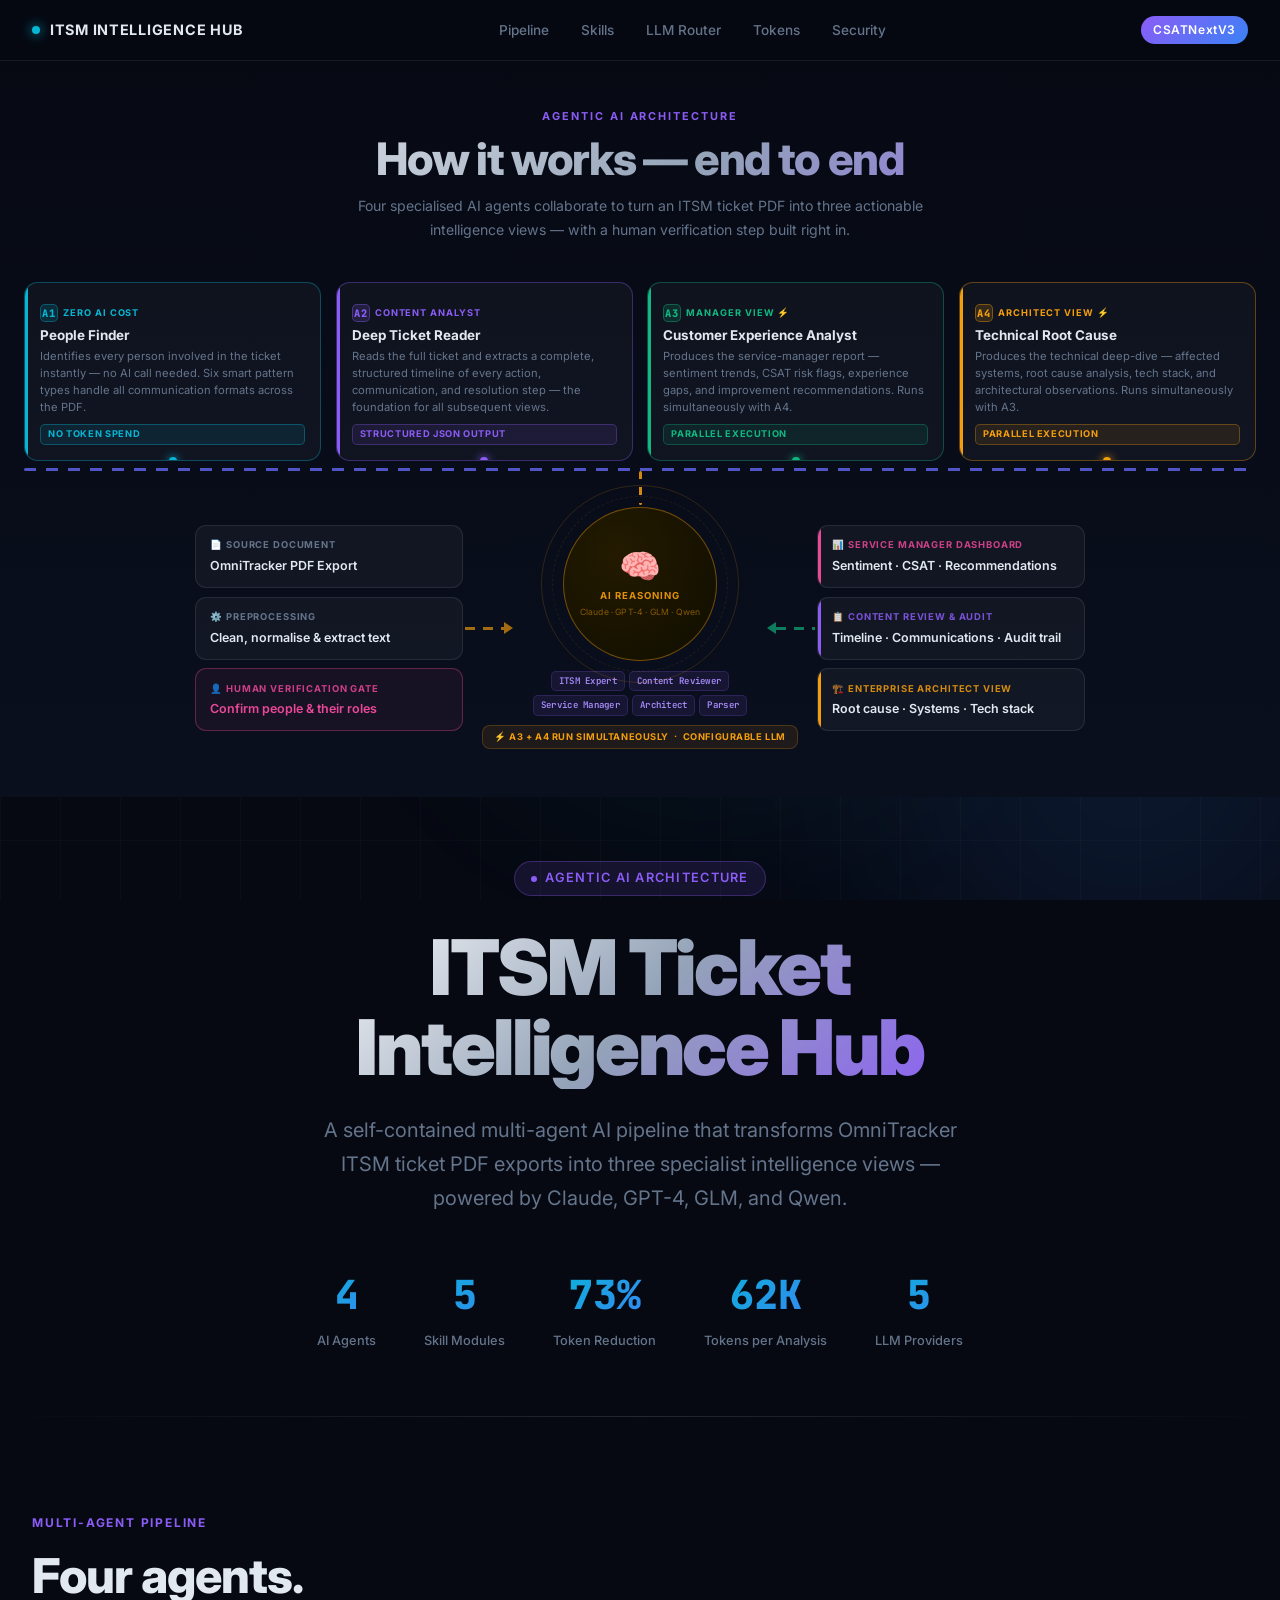
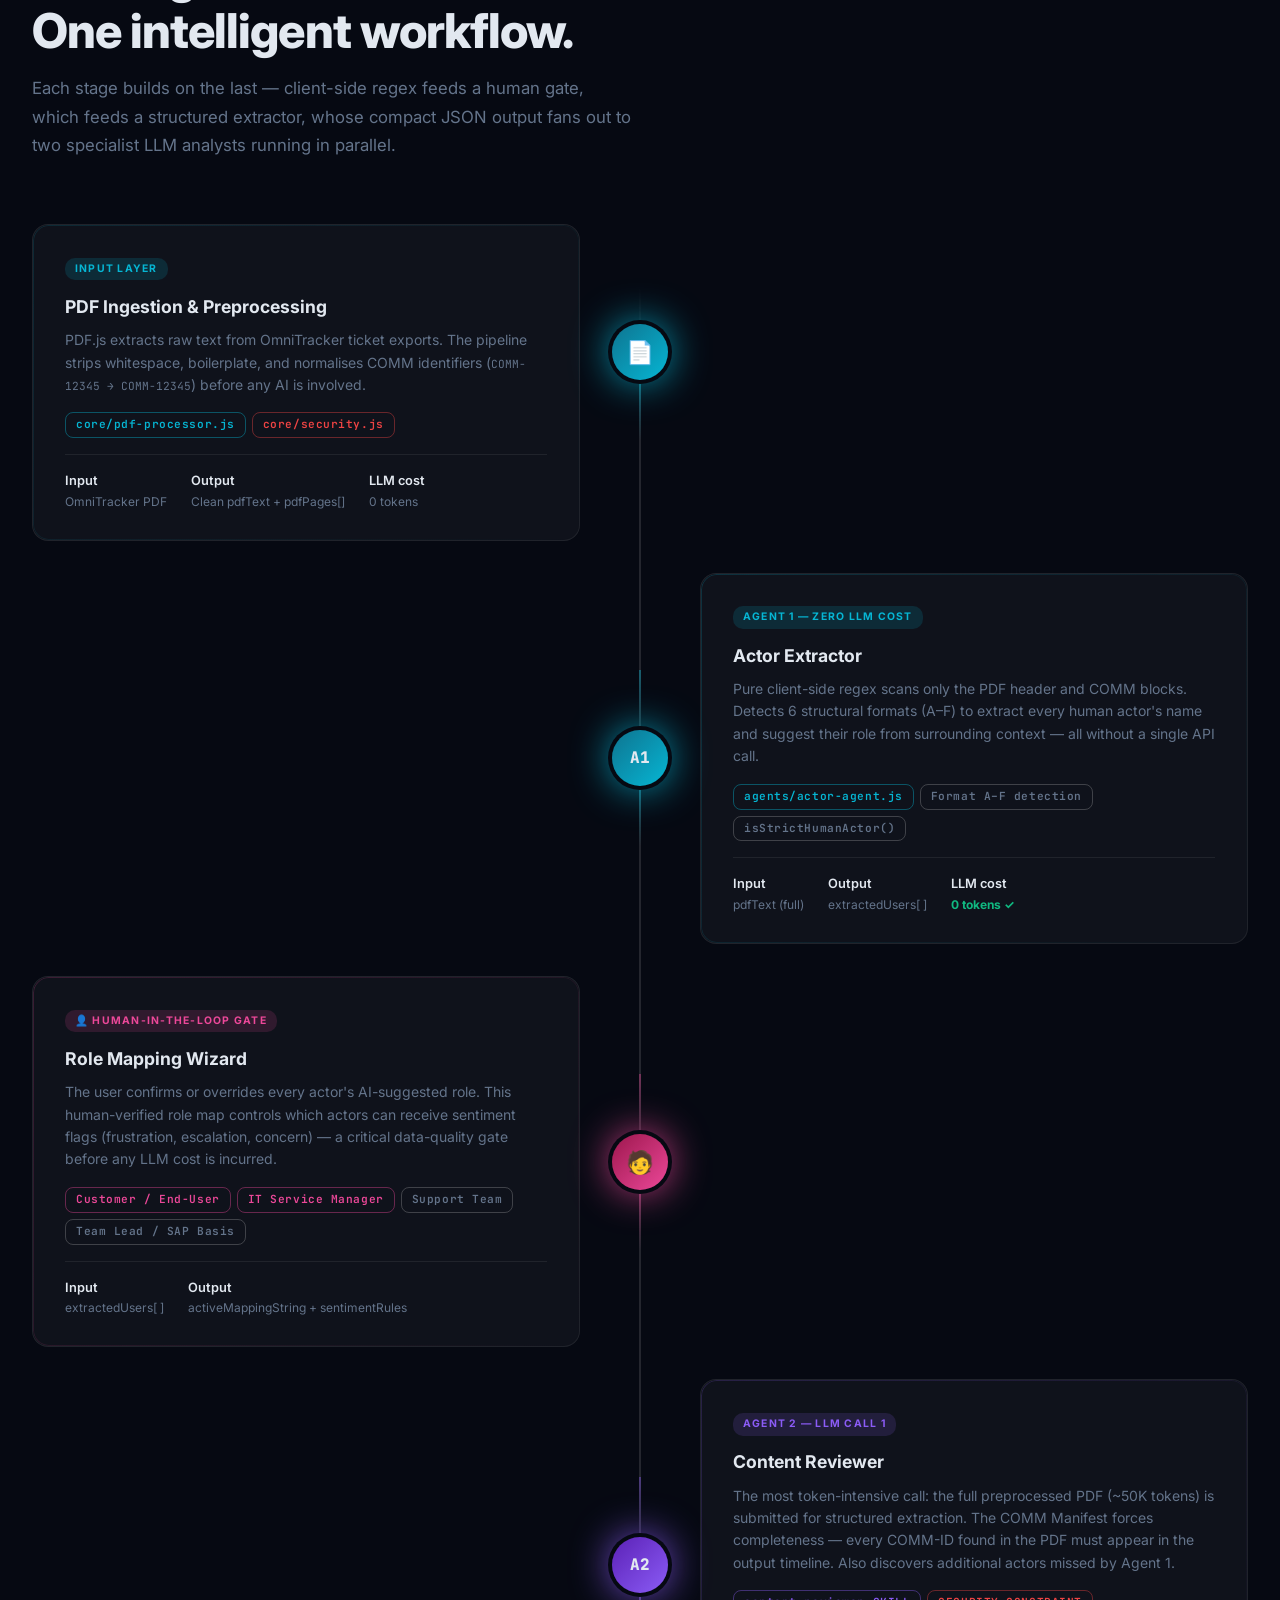
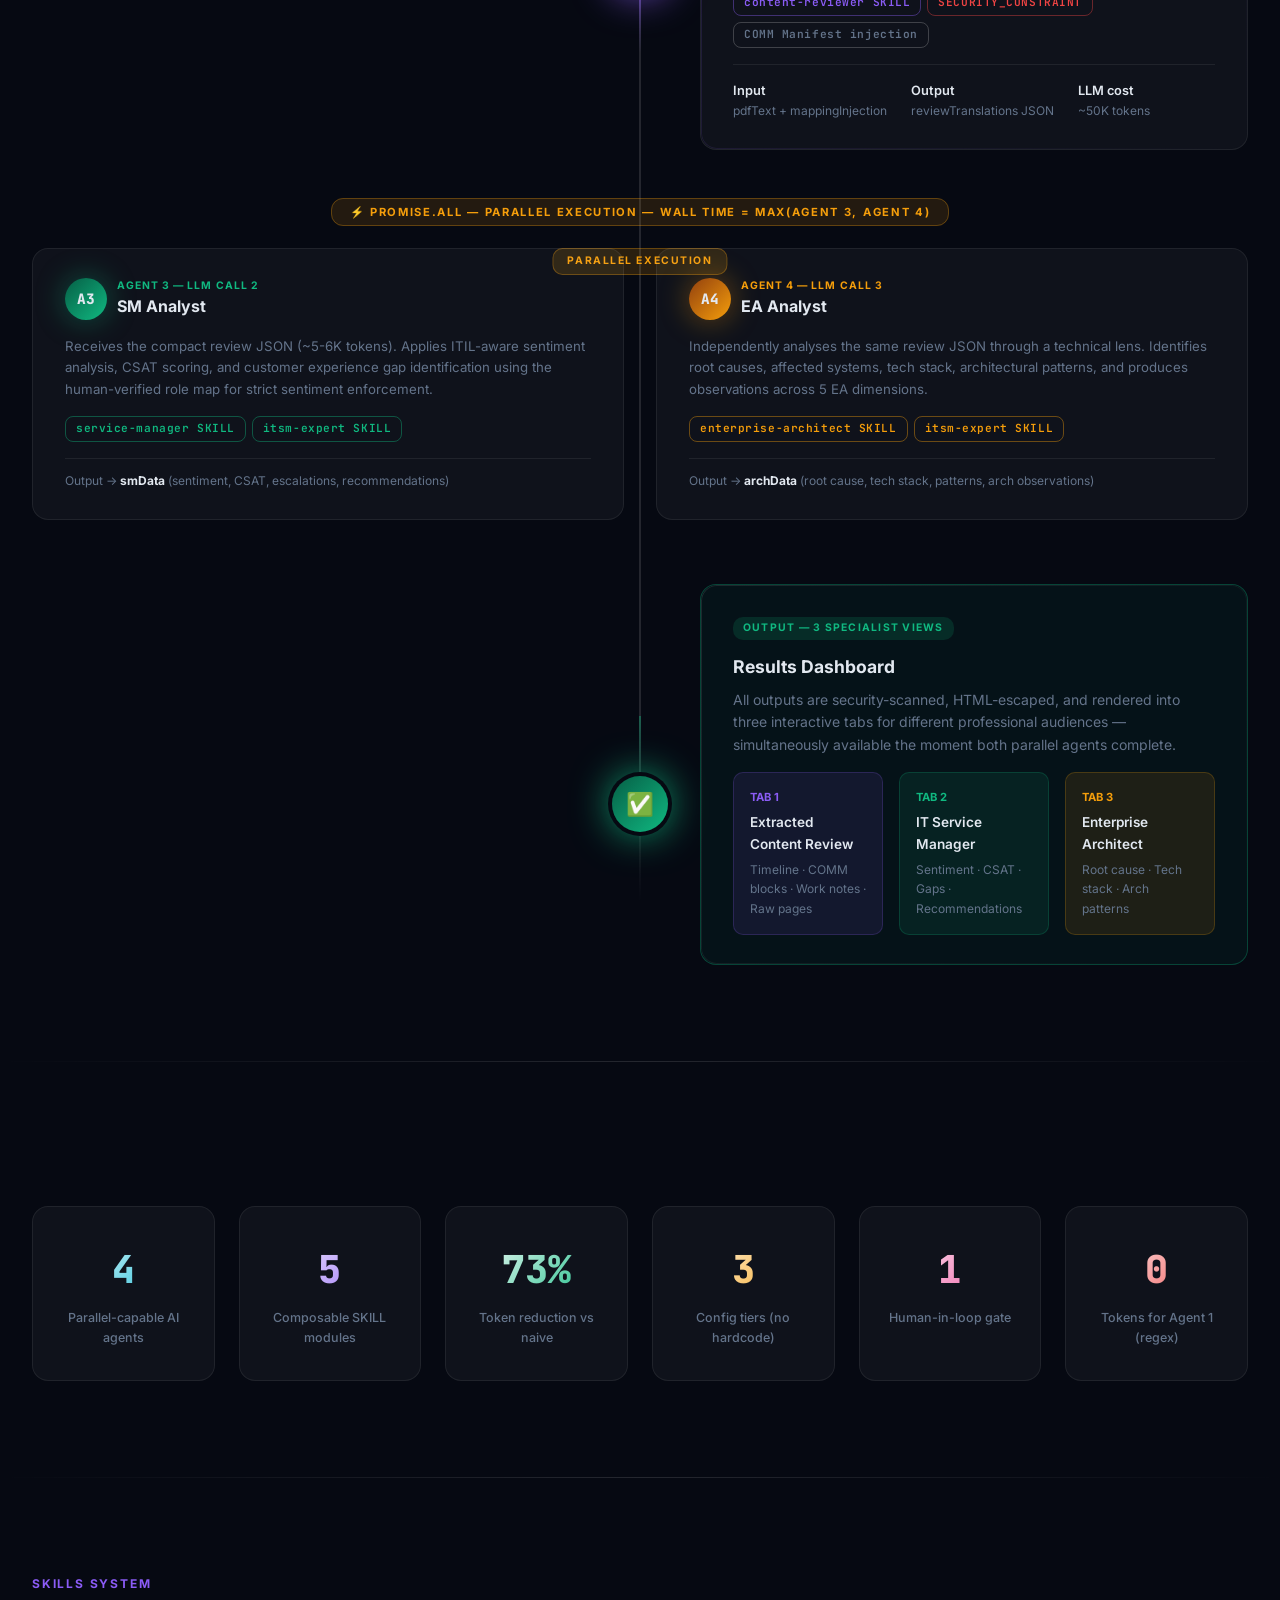
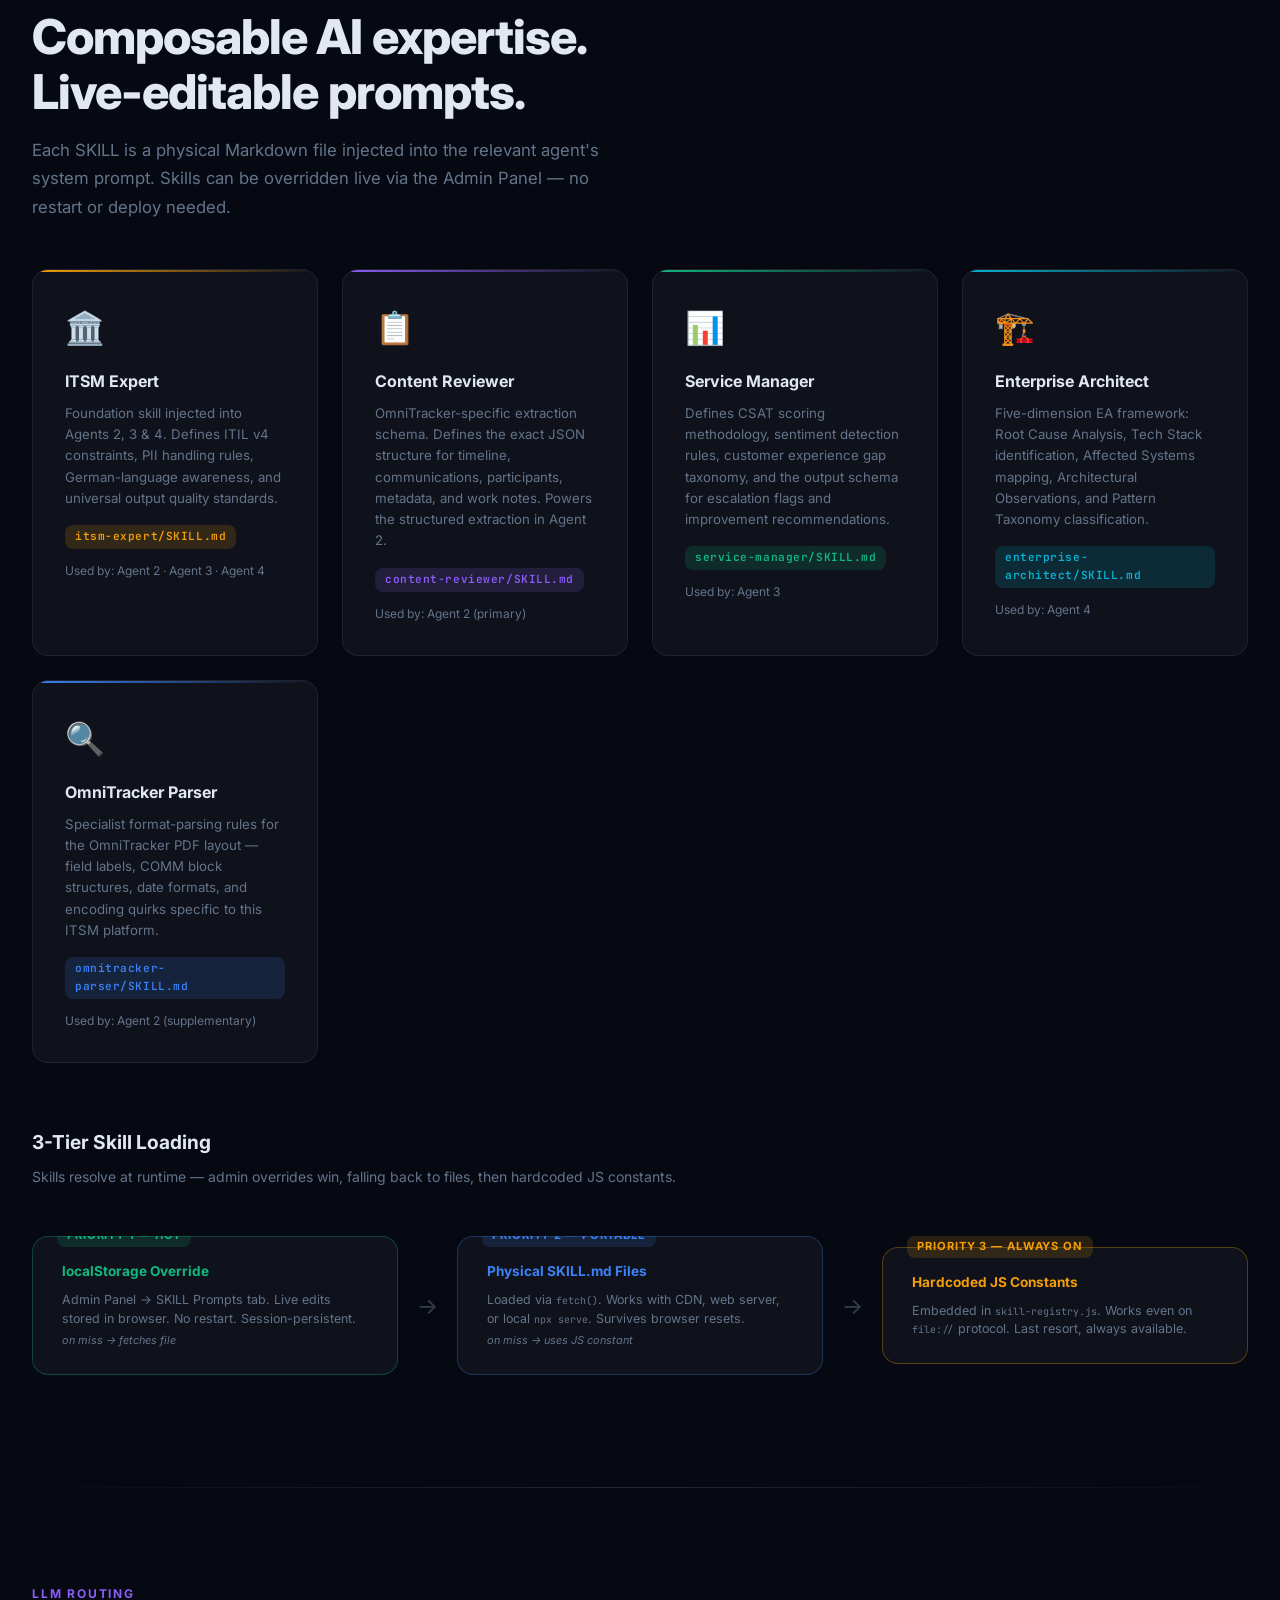
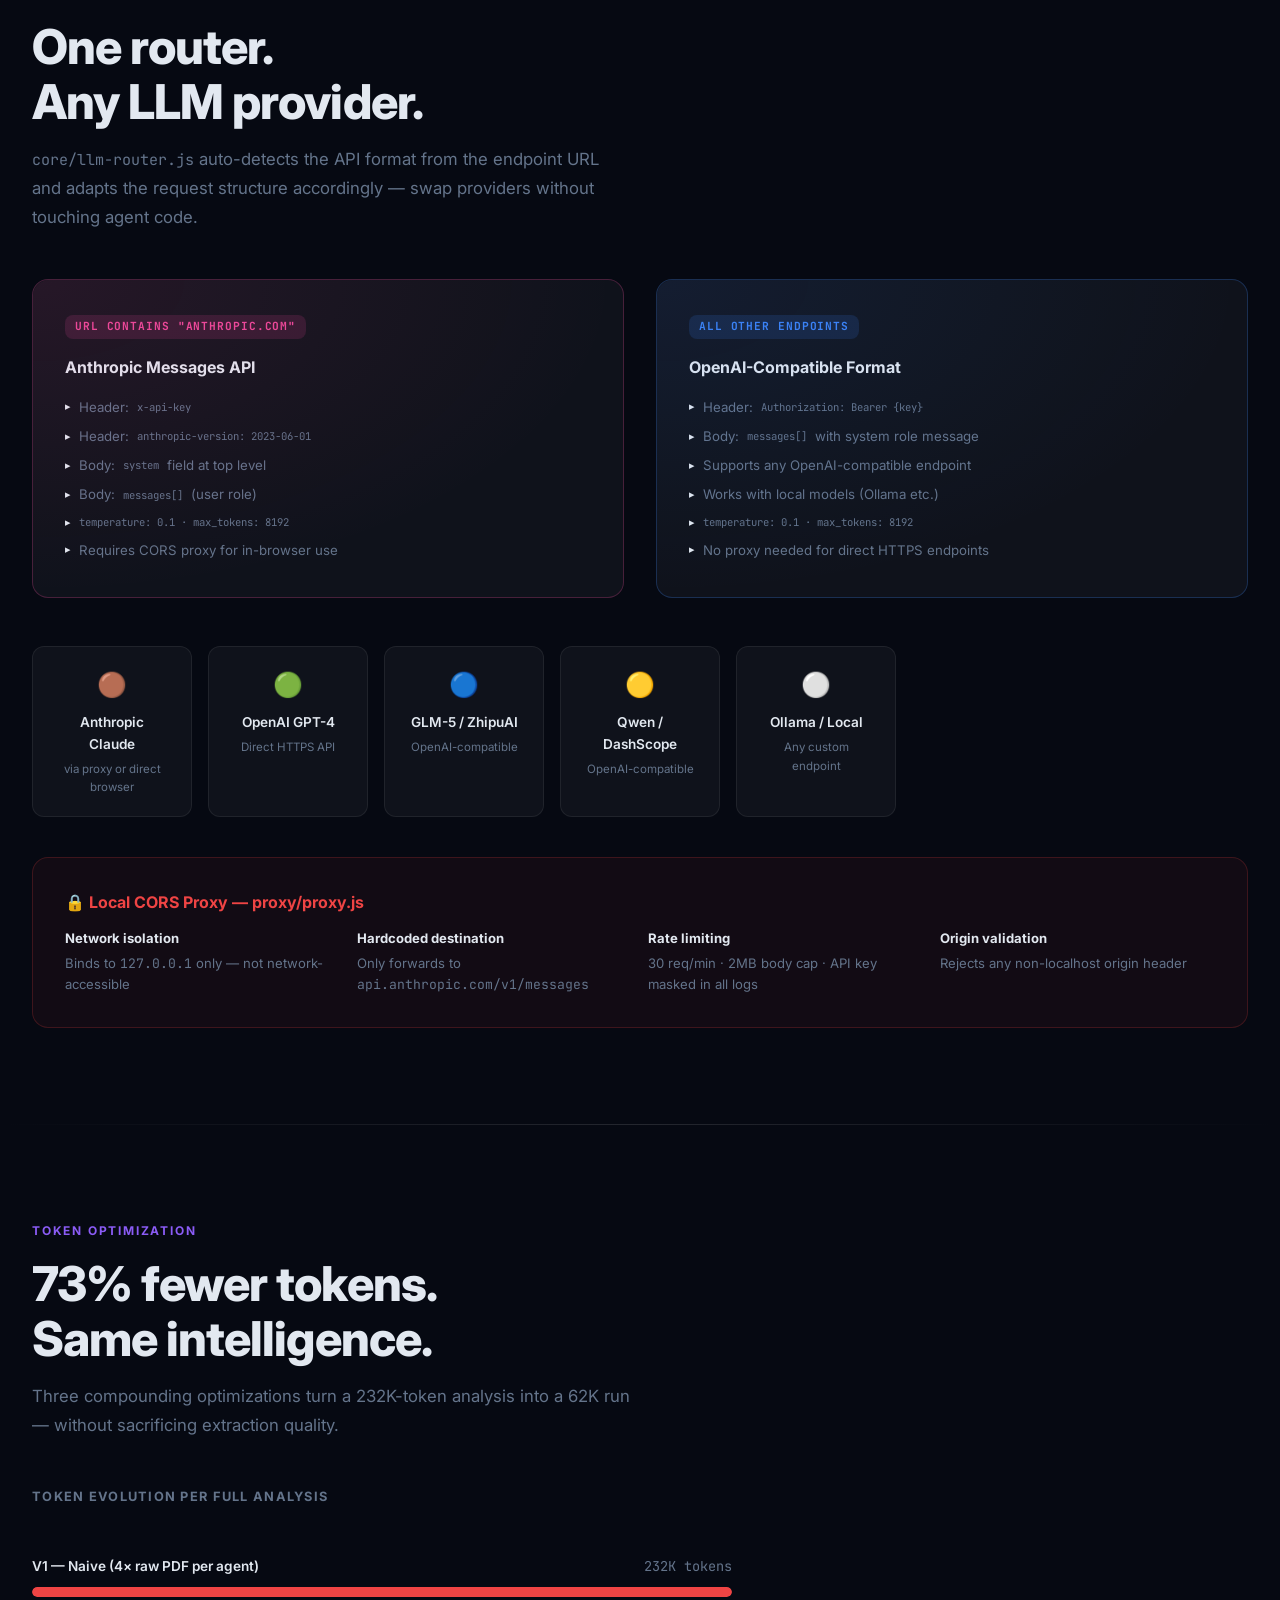
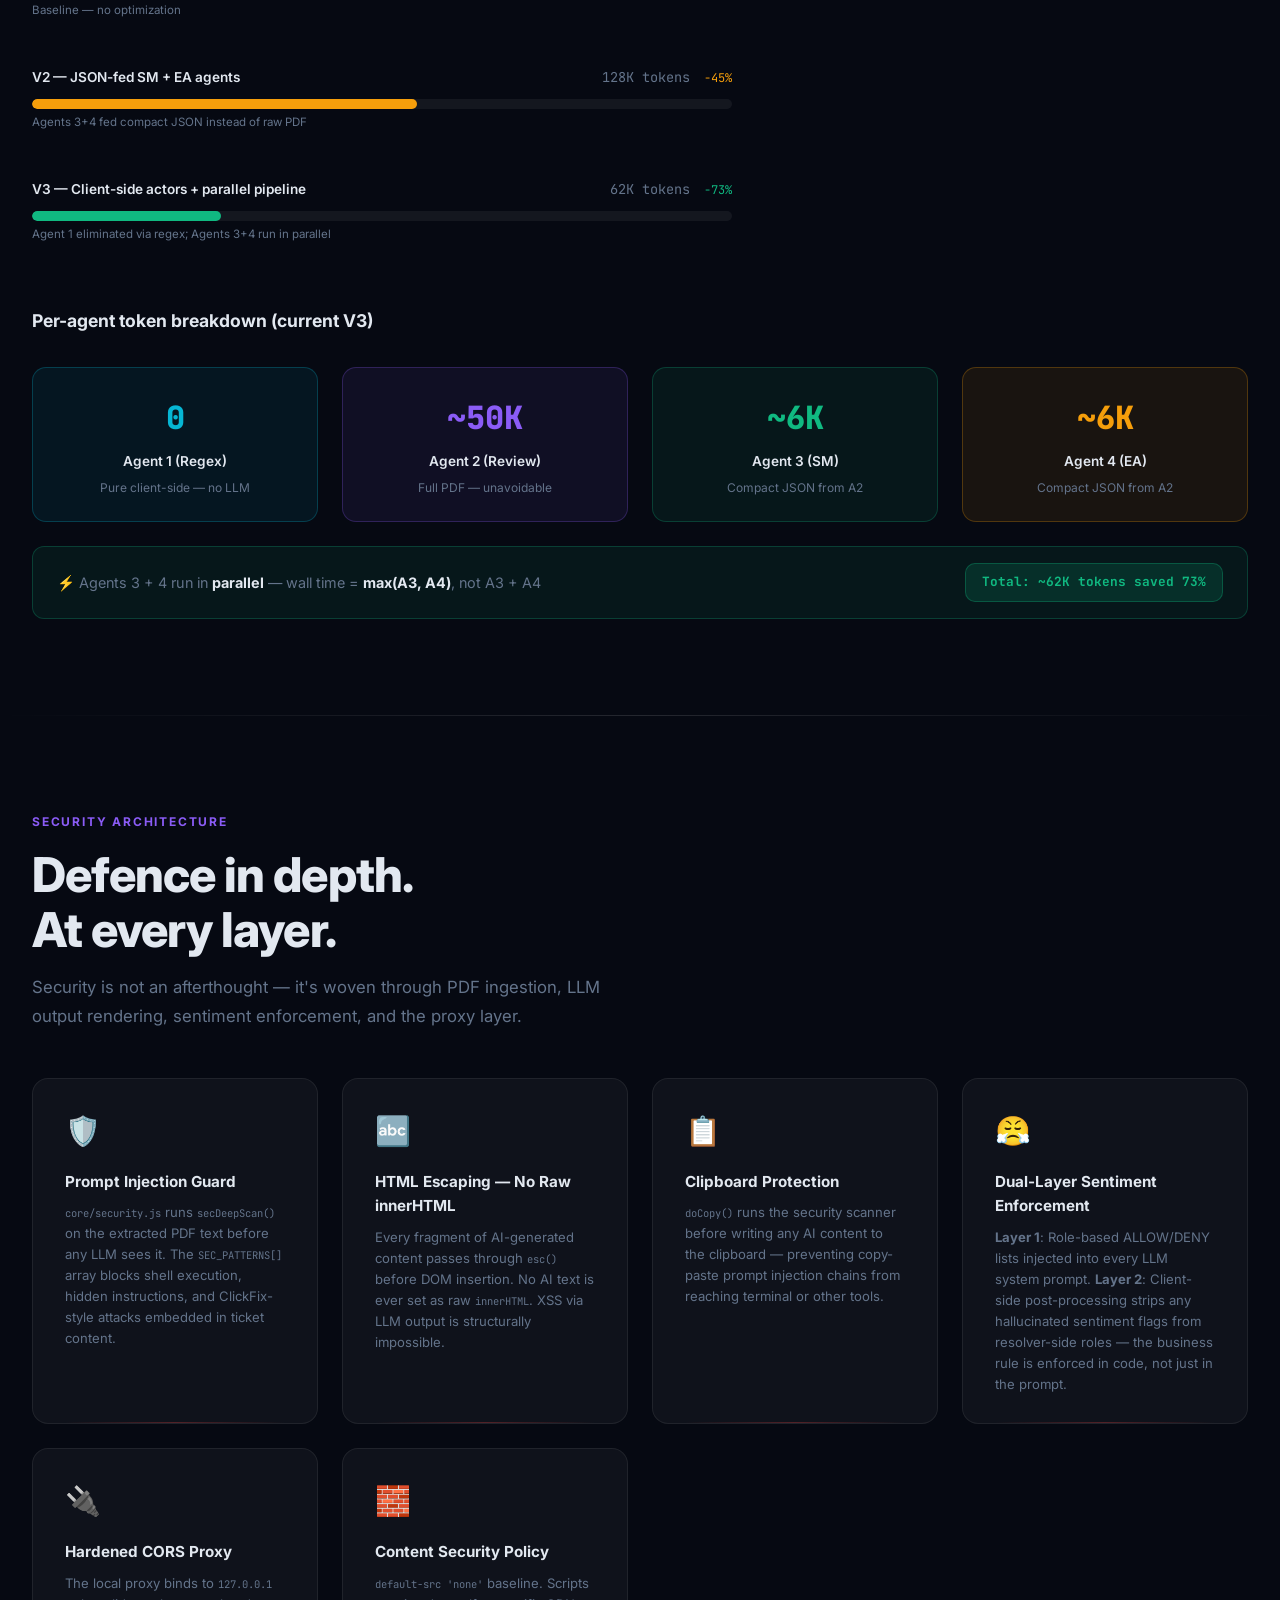
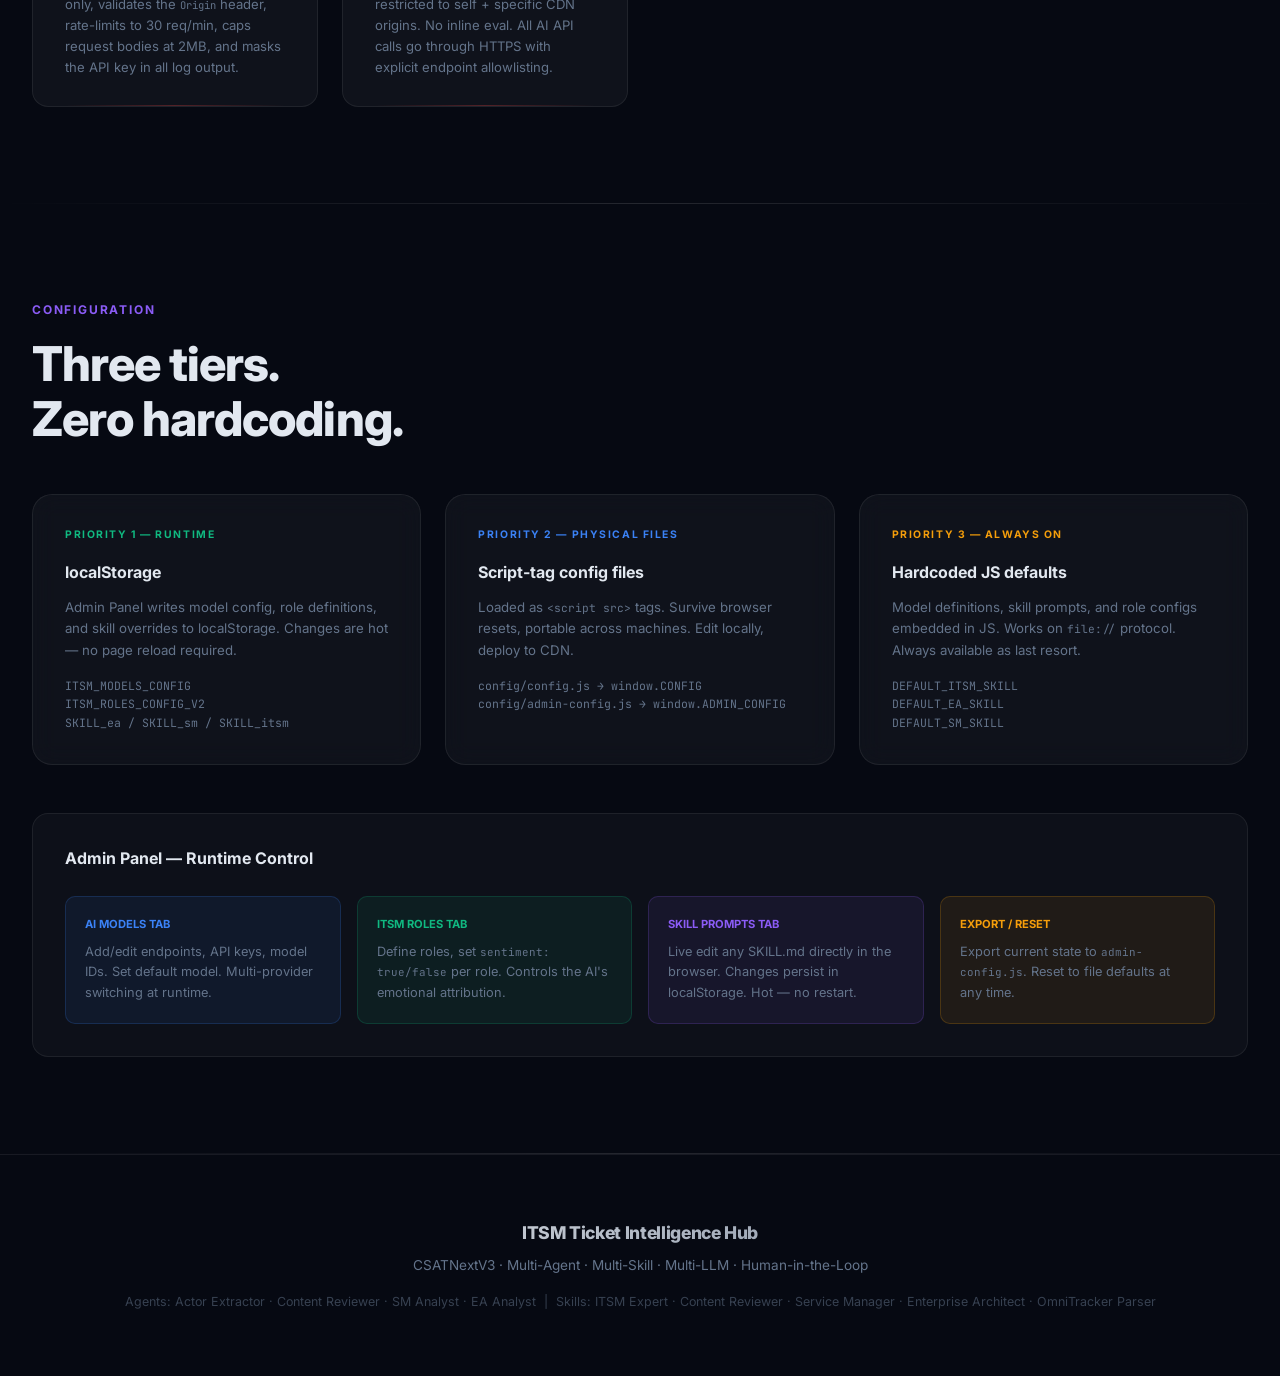
<file: ai-solution-showcase.html>
﻿<!DOCTYPE html>
<html lang="en">
<head>
<meta charset="UTF-8">
<meta name="viewport" content="width=device-width, initial-scale=1.0">
<title>ITSM Ticket Intelligence Hub — AI Solution Architecture</title>
<link rel="preconnect" href="https://fonts.googleapis.com">
<link href="https://fonts.googleapis.com/css2?family=Inter:wght@300;400;500;600;700;800;900&family=JetBrains+Mono:wght@400;500;700&display=swap" rel="stylesheet">
<style>
/* ─── Reset & Base ─────────────────────────────────────────────────────────── */
*, *::before, *::after { box-sizing: border-box; margin: 0; padding: 0; }

:root {
  --bg:         #060912;
  --bg2:        #0c1120;
  --bg3:        #111827;
  --border:     rgba(255,255,255,0.07);
  --border2:    rgba(255,255,255,0.12);
  --text:       #e2e8f0;
  --muted:      #64748b;
  --blue:       #3b82f6;
  --blue-glow:  #1d4ed8;
  --purple:     #8b5cf6;
  --purple-glow:#6d28d9;
  --cyan:       #06b6d4;
  --green:      #10b981;
  --orange:     #f59e0b;
  --red:        #ef4444;
  --pink:       #ec4899;
  --agent1:     #06b6d4;
  --agent2:     #8b5cf6;
  --agent3:     #10b981;
  --agent4:     #f59e0b;
  --human:      #ec4899;
}

html { scroll-behavior: smooth; }

body {
  font-family: 'Inter', sans-serif;
  background: var(--bg);
  color: var(--text);
  overflow-x: hidden;
  line-height: 1.6;
}

/* ─── Animated Background ─────────────────────────────────────────────────── */
.bg-canvas {
  position: fixed; inset: 0; z-index: 0; pointer-events: none;
  overflow: hidden;
}
.orb {
  position: absolute; border-radius: 50%; filter: blur(120px); opacity: 0.12;
  animation: floatOrb 20s ease-in-out infinite;
}
.orb-1 { width: 600px; height: 600px; background: var(--purple); top: -200px; left: -100px; animation-delay: 0s; }
.orb-2 { width: 500px; height: 500px; background: var(--blue);   bottom: -100px; right: -100px; animation-delay: -7s; }
.orb-3 { width: 400px; height: 400px; background: var(--cyan);   top: 40%; left: 40%; animation-delay: -14s; }

@keyframes floatOrb {
  0%, 100% { transform: translate(0,0) scale(1); }
  33%       { transform: translate(40px,-60px) scale(1.08); }
  66%       { transform: translate(-30px,40px) scale(0.95); }
}

/* Grid noise texture */
.bg-grid {
  position: fixed; inset: 0; z-index: 0; pointer-events: none;
  background-image:
    linear-gradient(rgba(255,255,255,0.025) 1px, transparent 1px),
    linear-gradient(90deg, rgba(255,255,255,0.025) 1px, transparent 1px);
  background-size: 60px 60px;
}

/* ─── Layout ────────────────────────────────────────────────────────────────── */
.wrap { position: relative; z-index: 1; max-width: 1280px; margin: 0 auto; padding: 0 2rem; }

/* ─── Navigation ─────────────────────────────────────────────────────────── */
nav {
  position: fixed; top: 0; left: 0; right: 0; z-index: 100;
  background: rgba(6,9,18,0.85);
  backdrop-filter: blur(20px);
  border-bottom: 1px solid var(--border);
}
.nav-inner {
  max-width: 1280px; margin: 0 auto; padding: 0 2rem;
  display: flex; align-items: center; justify-content: space-between;
  height: 60px;
}
.nav-logo {
  display: flex; align-items: center; gap: 10px;
  font-weight: 700; font-size: 0.9rem; letter-spacing: 0.05em;
  text-transform: uppercase;
}
.nav-logo .dot {
  width: 8px; height: 8px; border-radius: 50%;
  background: var(--cyan);
  box-shadow: 0 0 12px var(--cyan);
  animation: pulse 2s ease-in-out infinite;
}
@keyframes pulse { 0%,100%{opacity:1;transform:scale(1)} 50%{opacity:0.6;transform:scale(1.3)} }

.nav-links { display: flex; gap: 2rem; list-style: none; }
.nav-links a { color: var(--muted); text-decoration: none; font-size: 0.85rem; font-weight: 500; transition: color .2s; }
.nav-links a:hover { color: var(--text); }

.nav-badge {
  background: linear-gradient(135deg, var(--purple), var(--blue));
  color: #fff; padding: 4px 12px; border-radius: 20px;
  font-size: 0.75rem; font-weight: 600; letter-spacing: 0.05em;
}

/* ─── Hero ───────────────────────────────────────────────────────────────── */
.hero {
  display: flex; flex-direction: column;
  align-items: center; justify-content: center;
  text-align: center; padding: 4rem 2rem 4rem;
}
.hero-badge {
  display: inline-flex; align-items: center; gap: 8px;
  background: rgba(139,92,246,0.12); border: 1px solid rgba(139,92,246,0.3);
  color: var(--purple); padding: 6px 16px; border-radius: 20px;
  font-size: 0.8rem; font-weight: 600; letter-spacing: 0.1em; text-transform: uppercase;
  margin-bottom: 2rem;
  animation: fadeUp 0.6s ease both;
}
.hero-badge::before {
  content: ''; width: 6px; height: 6px; border-radius: 50%;
  background: var(--purple); animation: pulse 2s ease-in-out infinite;
}
.hero-title {
  font-size: clamp(2.5rem, 6vw, 5rem);
  font-weight: 900; line-height: 1.05;
  letter-spacing: -0.03em;
  background: linear-gradient(135deg, #fff 0%, #94a3b8 50%, var(--purple) 100%);
  -webkit-background-clip: text; -webkit-text-fill-color: transparent;
  background-clip: text;
  margin-bottom: 1.5rem;
  animation: fadeUp 0.6s 0.1s ease both;
}
.hero-sub {
  font-size: clamp(1rem, 2vw, 1.25rem);
  color: var(--muted); max-width: 680px; margin: 0 auto 3rem;
  font-weight: 400; line-height: 1.7;
  animation: fadeUp 0.6s 0.2s ease both;
}
.hero-stats {
  display: flex; gap: 3rem; justify-content: center; flex-wrap: wrap;
  animation: fadeUp 0.6s 0.3s ease both;
}
.hero-stat { text-align: center; }
.hero-stat .val {
  font-size: 2.5rem; font-weight: 900;
  background: linear-gradient(135deg, var(--cyan), var(--blue));
  -webkit-background-clip: text; -webkit-text-fill-color: transparent;
  background-clip: text;
  font-family: 'JetBrains Mono', monospace;
}
.hero-stat .lbl { font-size: 0.8rem; color: var(--muted); font-weight: 500; margin-top: 4px; }

.scroll-hint { display: none; }
.scroll-arrow {
  width: 24px; height: 24px; border-right: 2px solid var(--muted);
  border-bottom: 2px solid var(--muted); transform: rotate(45deg);
  animation: bounce 2s ease-in-out infinite;
}
@keyframes bounce { 0%,100%{transform:rotate(45deg) translateY(0)} 50%{transform:rotate(45deg) translateY(6px)} }

@keyframes fadeUp { from { opacity:0; transform: translateY(24px); } to { opacity:1; transform: translateY(0); } }

/* ─── Section Headers ─────────────────────────────────────────────────────── */
.section { padding: 6rem 0; }
.section-label {
  font-size: 0.75rem; font-weight: 700; letter-spacing: 0.15em;
  text-transform: uppercase; color: var(--purple); margin-bottom: 1rem;
}
.section-title {
  font-size: clamp(1.8rem, 4vw, 3rem); font-weight: 800;
  line-height: 1.15; letter-spacing: -0.02em; margin-bottom: 1rem;
}
.section-desc { color: var(--muted); max-width: 600px; font-size: 1.05rem; line-height: 1.7; }

/* ─── Glass Card ─────────────────────────────────────────────────────────── */
.glass {
  background: rgba(255,255,255,0.04);
  border: 1px solid var(--border);
  border-radius: 20px;
  backdrop-filter: blur(12px);
  transition: border-color .3s, transform .3s, box-shadow .3s;
}
.glass:hover {
  border-color: var(--border2);
  transform: translateY(-2px);
  box-shadow: 0 20px 60px rgba(0,0,0,0.4);
}

/* ─── Pipeline Section ────────────────────────────────────────────────────── */
#pipeline { padding: 6rem 0; }

.pipeline-flow {
  display: flex; flex-direction: column; gap: 0; margin-top: 4rem;
  position: relative;
}

/* Vertical connector line */
.pipeline-flow::before {
  content: '';
  position: absolute;
  left: 50%;
  top: 60px;
  bottom: 60px;
  width: 2px;
  transform: translateX(-50%);
  background: linear-gradient(to bottom,
    transparent,
    var(--border2) 5%,
    var(--border2) 95%,
    transparent
  );
  z-index: 0;
}

.pipeline-step {
  display: grid;
  grid-template-columns: 1fr auto 1fr;
  align-items: center;
  gap: 2rem;
  position: relative;
  z-index: 1;
  margin-bottom: 0;
}
.pipeline-step:nth-child(odd)  .step-card { order: 1; }
.pipeline-step:nth-child(odd)  .step-node { order: 2; }
.pipeline-step:nth-child(odd)  .step-spacer { order: 3; }
.pipeline-step:nth-child(even) .step-spacer { order: 1; }
.pipeline-step:nth-child(even) .step-node  { order: 2; }
.pipeline-step:nth-child(even) .step-card  { order: 3; }

.step-spacer { /* empty flex column */ }

.step-node {
  display: flex; flex-direction: column; align-items: center; gap: 0;
}
.step-node-circle {
  width: 56px; height: 56px; border-radius: 50%;
  display: flex; align-items: center; justify-content: center;
  font-size: 1.4rem; position: relative; z-index: 2;
  box-shadow: 0 0 0 4px var(--bg), 0 0 40px var(--glow-color, var(--purple));
  animation: nodeGlow 3s ease-in-out infinite;
}
@keyframes nodeGlow {
  0%,100%{ box-shadow: 0 0 0 4px var(--bg), 0 0 30px var(--glow-color); }
  50%    { box-shadow: 0 0 0 4px var(--bg), 0 0 60px var(--glow-color), 0 0 100px var(--glow-color); }
}
.step-node-line {
  width: 2px; height: 60px;
  background: linear-gradient(to bottom, var(--glow-color, var(--border2)), transparent);
  opacity: 0.4;
}

.step-card {
  padding: 1.8rem 2rem; border-radius: 16px;
  background: rgba(255,255,255,0.04);
  border: 1px solid var(--border);
  transition: all .3s;
  position: relative; overflow: hidden;
}
.step-card::before {
  content: '';
  position: absolute;
  inset: 0;
  border-radius: 16px;
  padding: 1px;
  background: linear-gradient(135deg, var(--card-color, rgba(255,255,255,0.1)), transparent);
  -webkit-mask: linear-gradient(#fff 0 0) content-box, linear-gradient(#fff 0 0);
  -webkit-mask-composite: xor; mask-composite: exclude;
  pointer-events: none;
}
.step-card:hover { border-color: var(--border2); transform: translateY(-4px); box-shadow: 0 20px 60px rgba(0,0,0,0.5); }

.step-tag {
  font-size: 0.65rem; font-weight: 700; letter-spacing: 0.12em;
  text-transform: uppercase; padding: 3px 10px; border-radius: 10px;
  display: inline-block; margin-bottom: 0.8rem;
}
.step-card h3 { font-size: 1.1rem; font-weight: 700; margin-bottom: 0.5rem; }
.step-card p  { font-size: 0.875rem; color: var(--muted); line-height: 1.6; }
.step-card .step-skills {
  margin-top: 1rem; display: flex; gap: 6px; flex-wrap: wrap;
}
.skill-chip {
  font-size: 0.7rem; font-weight: 600; padding: 3px 10px; border-radius: 8px;
  border: 1px solid; letter-spacing: 0.05em;
  font-family: 'JetBrains Mono', monospace;
}
.step-card .step-io {
  margin-top: 1rem; padding-top: 1rem; border-top: 1px solid var(--border);
  display: flex; gap: 1.5rem;
}
.step-io-item { font-size: 0.75rem; color: var(--muted); }
.step-io-item strong { color: var(--text); display: block; font-weight: 600; font-size: 0.8rem; }

/* Color themes per agent */
.theme-0 { --glow-color: var(--agent1); --card-color: rgba(6,182,212,0.2); }
.theme-human { --glow-color: var(--human); --card-color: rgba(236,72,153,0.2); }
.theme-1 { --glow-color: var(--agent2); --card-color: rgba(139,92,246,0.2); }
.theme-2 { --glow-color: var(--agent3); --card-color: rgba(16,185,129,0.2); }
.theme-3 { --glow-color: var(--agent4); --card-color: rgba(245,158,11,0.2); }

/* ─── Parallel Badge ─────────────────────────────────────────────────────── */
.parallel-wrapper {
  display: flex; gap: 2rem; position: relative; z-index: 2; margin: 0 0 0;
  padding: 2rem 0;
}
.parallel-wrapper::before {
  content: 'PARALLEL EXECUTION';
  position: absolute; top: 0; left: 50%; transform: translateX(-50%);
  background: rgba(245,158,11,0.15); border: 1px solid rgba(245,158,11,0.3);
  color: var(--orange); font-size: 0.65rem; font-weight: 700; letter-spacing: 0.15em;
  padding: 4px 14px; border-radius: 10px; white-space: nowrap;
}
.parallel-card {
  flex: 1; padding: 1.8rem 2rem; border-radius: 16px;
  background: rgba(255,255,255,0.04); border: 1px solid var(--border);
  transition: all .3s; position: relative; overflow: hidden;
}
.parallel-card:hover { border-color: var(--border2); transform: translateY(-4px); box-shadow: 0 20px 60px rgba(0,0,0,0.5); }

/* ─── Skills Section ─────────────────────────────────────────────────────── */
.skills-grid {
  display: grid; grid-template-columns: repeat(auto-fit, minmax(280px,1fr));
  gap: 1.5rem; margin-top: 3rem;
}
.skill-card {
  padding: 2rem; border-radius: 16px;
  background: rgba(255,255,255,0.04); border: 1px solid var(--border);
  transition: all .3s; position: relative; overflow: hidden;
}
.skill-card::after {
  content: '';
  position: absolute; top: 0; left: 0; right: 0; height: 2px;
  background: linear-gradient(90deg, var(--skill-color, var(--purple)), transparent);
  border-radius: 16px 16px 0 0;
}
.skill-card:hover { transform: translateY(-4px); box-shadow: 0 20px 60px rgba(0,0,0,0.4); border-color: var(--border2); }
.skill-icon { font-size: 2rem; margin-bottom: 1rem; }
.skill-card h3 { font-size: 1rem; font-weight: 700; margin-bottom: 0.5rem; }
.skill-card p  { font-size: 0.83rem; color: var(--muted); line-height: 1.6; }
.skill-tag {
  display: inline-block; margin-top: 1rem; font-size: 0.7rem; font-weight: 600;
  padding: 3px 10px; border-radius: 8px; letter-spacing: 0.05em;
  font-family: 'JetBrains Mono', monospace;
}
.skill-agents { margin-top: 0.75rem; font-size: 0.75rem; color: var(--muted); }

/* ─── 3-Tier Loading ─────────────────────────────────────────────────────── */
.tier-flow {
  display: flex; align-items: center; gap: 0; margin-top: 3rem;
  overflow-x: auto; padding-bottom: 1rem;
}
.tier-box {
  flex: 1; min-width: 220px; padding: 1.5rem 1.8rem; border-radius: 16px;
  background: rgba(255,255,255,0.04); border: 1px solid var(--border);
  position: relative;
}
.tier-box h4 { font-size: 0.85rem; font-weight: 700; margin-bottom: 0.5rem; }
.tier-box p  { font-size: 0.78rem; color: var(--muted); line-height: 1.5; }
.tier-priority {
  position: absolute; top: -12px; left: 1.5rem;
  font-size: 0.7rem; font-weight: 700; padding: 2px 10px; border-radius: 8px;
  letter-spacing: 0.08em; text-transform: uppercase;
}
.tier-arrow {
  padding: 0 1.2rem; font-size: 1.4rem; color: var(--muted);
  flex-shrink: 0; opacity: 0.5;
}
.tier-miss { font-size: 0.68rem; color: var(--muted); display: block; margin-top: 4px; font-style: italic; }

/* ─── LLM Router Section ─────────────────────────────────────────────────── */
.router-grid {
  display: grid; grid-template-columns: 1fr 1fr; gap: 2rem; margin-top: 3rem;
}
.router-path {
  padding: 2rem; border-radius: 16px;
  background: rgba(255,255,255,0.04); border: 1px solid var(--border);
  position: relative; overflow: hidden;
}
.router-path::before {
  content: '';
  position: absolute; inset: 0; border-radius: 16px;
  background: radial-gradient(ellipse at top left, var(--path-glow, rgba(59,130,246,0.08)), transparent 70%);
  pointer-events: none;
}
.router-path h3 { font-size: 1rem; font-weight: 700; margin-bottom: 0.75rem; }
.router-path .route-tag {
  font-size: 0.7rem; font-weight: 700; padding: 3px 10px; border-radius: 8px;
  letter-spacing: 0.08em; text-transform: uppercase; margin-bottom: 1rem; display: inline-block;
  font-family: 'JetBrains Mono', monospace;
}
.router-path ul { list-style: none; padding: 0; }
.router-path li { font-size: 0.83rem; color: var(--muted); padding: 4px 0; display: flex; align-items: center; gap: 8px; }
.router-path li::before { content: '▸'; color: var(--text); font-size: 0.7rem; flex-shrink: 0; }

.providers-grid {
  display: grid; grid-template-columns: repeat(auto-fill, minmax(160px, 1fr));
  gap: 1rem; margin-top: 3rem;
}
.provider-card {
  padding: 1.2rem 1.5rem; border-radius: 12px;
  background: rgba(255,255,255,0.04); border: 1px solid var(--border);
  text-align: center; transition: all .3s;
}
.provider-card:hover { border-color: var(--border2); transform: translateY(-2px); }
.provider-icon { font-size: 1.5rem; margin-bottom: 0.5rem; }
.provider-card h4 { font-size: 0.85rem; font-weight: 600; margin-bottom: 0.25rem; }
.provider-card p { font-size: 0.72rem; color: var(--muted); }

/* ─── Token Optimization ─────────────────────────────────────────────────── */
.token-bars { margin-top: 3rem; display: flex; flex-direction: column; gap: 1.5rem; }
.token-row { }
.token-row-header {
  display: flex; justify-content: space-between; align-items: center;
  margin-bottom: 0.6rem;
}
.token-row-header .label { font-size: 0.85rem; font-weight: 600; }
.token-row-header .count { font-size: 0.85rem; font-family: 'JetBrains Mono', monospace; color: var(--muted); }
.token-bar-track {
  height: 10px; border-radius: 5px;
  background: rgba(255,255,255,0.06);
  overflow: hidden; position: relative;
}
.token-bar-fill {
  height: 100%; border-radius: 5px;
  background: var(--fill-color, var(--purple));
  width: 0;
  transition: width 1.5s cubic-bezier(0.23,1,0.32,1);
  position: relative; overflow: hidden;
}
.token-bar-fill::after {
  content: '';
  position: absolute; top: 0; left: -100%; width: 100%; height: 100%;
  background: linear-gradient(90deg, transparent, rgba(255,255,255,0.3), transparent);
  animation: shimmer 2s ease-in-out infinite;
}
@keyframes shimmer { 0%{left:-100%} 100%{left:100%} }

.savings-badge {
  display: inline-flex; align-items: center; gap: 6px;
  padding: 8px 16px; border-radius: 10px;
  font-size: 0.8rem; font-weight: 700;
  font-family: 'JetBrains Mono', monospace;
}

/* ─── Security Section ───────────────────────────────────────────────────── */
.security-grid {
  display: grid; grid-template-columns: repeat(auto-fit, minmax(250px,1fr));
  gap: 1.5rem; margin-top: 3rem;
}
.security-card {
  padding: 1.8rem 2rem; border-radius: 16px;
  background: rgba(255,255,255,0.04); border: 1px solid var(--border);
  transition: all .3s; position: relative;
}
.security-card::after {
  content: '';
  position: absolute; bottom: 0; left: 2rem; right: 2rem; height: 1px;
  background: linear-gradient(90deg, transparent, rgba(239,68,68,0.3), transparent);
}
.security-card:hover { border-color: rgba(239,68,68,0.3); transform: translateY(-2px); }
.security-icon { font-size: 1.8rem; margin-bottom: 1rem; }
.security-card h3 { font-size: 0.95rem; font-weight: 700; margin-bottom: 0.5rem; }
.security-card p  { font-size: 0.82rem; color: var(--muted); line-height: 1.6; }

/* ─── Metrics Row ─────────────────────────────────────────────────────────── */
.metrics-row {
  display: grid; grid-template-columns: repeat(auto-fit, minmax(180px,1fr));
  gap: 1.5rem; margin-top: 3rem;
}
.metric-card {
  padding: 2rem 1.5rem; border-radius: 16px; text-align: center;
  background: rgba(255,255,255,0.04); border: 1px solid var(--border);
  transition: all .3s;
}
.metric-card:hover { border-color: var(--border2); transform: translateY(-2px); }
.metric-val {
  font-size: 2.4rem; font-weight: 900;
  font-family: 'JetBrains Mono', monospace;
  background: linear-gradient(135deg, var(--from, #fff), var(--to, var(--purple)));
  -webkit-background-clip: text; -webkit-text-fill-color: transparent;
  background-clip: text;
}
.metric-lbl { font-size: 0.78rem; color: var(--muted); margin-top: 0.5rem; font-weight: 500; }

/* ─── Footer ─────────────────────────────────────────────────────────────── */
footer {
  padding: 4rem 0; border-top: 1px solid var(--border);
  text-align: center;
}
footer p { color: var(--muted); font-size: 0.85rem; }
footer .footer-logo {
  font-size: 1.1rem; font-weight: 800; letter-spacing: -0.02em;
  margin-bottom: 0.5rem;
  background: linear-gradient(135deg, #fff, var(--muted));
  -webkit-background-clip: text; -webkit-text-fill-color: transparent; background-clip: text;
}

/* ─── Animations on scroll ───────────────────────────────────────────────── */
.reveal {
  opacity: 0; transform: translateY(32px);
  transition: opacity 0.7s ease, transform 0.7s ease;
}
.reveal.visible { opacity: 1; transform: translateY(0); }
.reveal-delay-1 { transition-delay: 0.1s; }
.reveal-delay-2 { transition-delay: 0.2s; }
.reveal-delay-3 { transition-delay: 0.3s; }

/* ─── Divider ────────────────────────────────────────────────────────────── */
.divider {
  height: 1px; margin: 0;
  background: linear-gradient(90deg, transparent, var(--border2), transparent);
}

/* ─── Responsive ─────────────────────────────────────────────────────────── */
@media (max-width: 900px) {
  .pipeline-step {
    grid-template-columns: 1fr;
    gap: 1rem;
  }
  .pipeline-flow::before { display: none; }
  .step-spacer { display: none; }
  .pipeline-step .step-node { flex-direction: row; }
  .step-node-line { display: none; }
  .parallel-wrapper { flex-direction: column; }
  .router-grid { grid-template-columns: 1fr; }
}
</style>
</head>
<body>

<!-- Background effects -->
<div class="bg-canvas">
  <div class="orb orb-1"></div>
  <div class="orb orb-2"></div>
  <div class="orb orb-3"></div>
</div>
<div class="bg-grid"></div>

<!-- Navigation -->
<nav>
  <div class="nav-inner">
    <div class="nav-logo">
      <div class="dot"></div>
      ITSM Intelligence Hub
    </div>
    <ul class="nav-links">
      <li><a href="#pipeline">Pipeline</a></li>
      <li><a href="#skills">Skills</a></li>
      <li><a href="#llm">LLM Router</a></li>
      <li><a href="#tokens">Tokens</a></li>
      <li><a href="#security">Security</a></li>
    </ul>
    <div class="nav-badge">CSATNextV3</div>
  </div>
</nav>


<!-- ════════════════════════ DIAGRAM HERO ══════════════════════════════════ -->
<section id="diagram-hero" style="padding-top:60px;position:relative;z-index:1;background:linear-gradient(180deg,#060912 0%,#0a0f1e 100%);">
<style>
/* ─── Architecture Diagram ─────────────────────────────────────────────── */
.arch-wrap { max-width:1300px;margin:0 auto;padding:3rem 1.5rem 2.5rem; }

.arch-eyebrow {
  text-align:center;font-size:.68rem;font-weight:700;
  letter-spacing:.18em;text-transform:uppercase;
  color:#8b5cf6;margin-bottom:.6rem;
}
.arch-headline {
  text-align:center;
  font-size:clamp(1.6rem,3.5vw,2.8rem);font-weight:800;
  letter-spacing:-.03em;line-height:1.1;margin-bottom:.6rem;
  background:linear-gradient(135deg,#fff 0%,#94a3b8 55%,#8b5cf6 100%);
  -webkit-background-clip:text;-webkit-text-fill-color:transparent;background-clip:text;
}
.arch-sub {
  text-align:center;font-size:.88rem;color:#64748b;
  max-width:600px;margin:0 auto 2.5rem;line-height:1.7;
}

/* Keyframes */
@keyframes busFlow {
  0%  { background-position:200% 0; }
  100%{ background-position:0%   0; }
}
@keyframes vertFlow {
  0%  { background-position:0 200%; }
  100%{ background-position:0 0%;   }
}
@keyframes brainGlow {
  0%,100%{
    box-shadow:0 0 24px rgba(245,158,11,.25),0 0 60px rgba(245,158,11,.08),
               inset 0 0 20px rgba(245,158,11,.06);
  }
  50%{
    box-shadow:0 0 55px rgba(245,158,11,.55),0 0 110px rgba(245,158,11,.22),
               inset 0 0 30px rgba(245,158,11,.12);
  }
}
@keyframes ringPulse {
  0%,100%{ transform:scale(1);  opacity:.5; }
  50%    { transform:scale(1.06);opacity:1; }
}
@keyframes dotBlink {
  0%,100%{ opacity:.4; transform:scale(1); }
  50%    { opacity:1;  transform:scale(1.4); }
}

/* ── AGENT BAND (top row) ───────────────────────────────────────────────── */
.agents-band {
  display:grid;grid-template-columns:repeat(4,1fr);gap:.9rem;
  margin-bottom:.4rem;
}
.agent-card {
  background:rgba(255,255,255,.035);
  border:1px solid var(--ac-b,rgba(6,182,212,.3));
  border-radius:14px;padding:1rem .95rem .95rem;
  position:relative;overflow:hidden;
  transition:transform .25s,box-shadow .25s;
}
.agent-card:hover {
  transform:translateY(-4px);
  box-shadow:0 16px 40px rgba(0,0,0,.45),0 0 0 1px var(--ac-b,rgba(6,182,212,.5));
}
/* Left accent bar */
.agent-card::before {
  content:'';position:absolute;left:0;top:0;bottom:0;width:3px;
  background:var(--ac,#06b6d4);border-radius:14px 0 0 14px;
}
/* Bottom connector dot */
.agent-card::after {
  content:'';
  position:absolute;bottom:-5px;left:50%;transform:translateX(-50%);
  width:8px;height:8px;border-radius:50%;
  background:var(--ac,#06b6d4);
  box-shadow:0 0 10px var(--ac,#06b6d4);
  z-index:3;
  animation:dotBlink 2.5s ease-in-out infinite;
}
.ag-badge {
  display:inline-flex;align-items:center;gap:5px;
  font-size:.58rem;font-weight:700;letter-spacing:.1em;
  text-transform:uppercase;color:var(--ac,#06b6d4);
  margin-bottom:.3rem;
}
.ag-badge-num {
  width:18px;height:18px;border-radius:5px;
  background:rgba(var(--ac-rgb,6,182,212),.15);
  border:1px solid var(--ac-b,rgba(6,182,212,.4));
  display:flex;align-items:center;justify-content:center;
  font-size:.65rem;font-weight:900;
  font-family:'JetBrains Mono',monospace;
}
.ag-title { font-size:.84rem;font-weight:700;color:#e2e8f0;margin-bottom:.25rem;line-height:1.3; }
.ag-desc  { font-size:.7rem;color:#64748b;line-height:1.5;margin-bottom:.55rem; }
.ag-tag   {
  font-size:.58rem;font-weight:700;letter-spacing:.07em;text-transform:uppercase;
  padding:2px 7px;border-radius:5px;
  background:rgba(var(--ac-rgb,6,182,212),.1);
  border:1px solid var(--ac-b,rgba(6,182,212,.3));
  color:var(--ac,#06b6d4);
}

/* Animated bus line */
.agents-bus {
  height:3px;
  background:repeating-linear-gradient(90deg,
    rgba(99,102,241,.8) 0,rgba(99,102,241,.8) 12px,
    transparent 12px,transparent 22px);
  background-size:200% 100%;
  animation:busFlow 1.8s linear infinite;
  border-radius:2px;margin:.4rem 0 0;
}

/* Vertical drop to brain */
.bus-to-brain { display:flex;justify-content:center; }
.vert-dash {
  width:3px;height:34px;
  background:repeating-linear-gradient(180deg,
    rgba(245,158,11,.85) 0,rgba(245,158,11,.85) 8px,
    transparent 8px,transparent 16px);
  background-size:100% 200%;
  animation:vertFlow 1.2s linear infinite;
  border-radius:2px;
}

/* ── MIDDLE BAND ────────────────────────────────────────────────────────── */
.middle-band {
  display:grid;
  grid-template-columns:1fr 52px 250px 52px 1fr;
  gap:0;align-items:center;
  padding:.15rem 0 .5rem;
}

/* Connector columns */
.conn-col {
  display:flex;align-items:center;justify-content:center;
  align-self:center;padding:0 2px;
}
.h-flow {
  flex:1;height:3px;
  background:repeating-linear-gradient(90deg,
    rgba(245,158,11,.65) 0,rgba(245,158,11,.65) 10px,
    transparent 10px,transparent 18px);
  background-size:200% 100%;
  animation:busFlow 1.5s linear infinite;
}
.h-flow-out {
  flex:1;height:3px;
  background:repeating-linear-gradient(90deg,
    rgba(16,185,129,.65) 0,rgba(16,185,129,.65) 10px,
    transparent 10px,transparent 18px);
  background-size:200% 100%;
  animation:busFlow 1.5s linear infinite reverse;
}
.arr-r {
  width:0;height:0;
  border-top:6px solid transparent;border-bottom:6px solid transparent;
  border-left:9px solid rgba(245,158,11,.65);flex-shrink:0;
}
.arr-l {
  width:0;height:0;
  border-top:6px solid transparent;border-bottom:6px solid transparent;
  border-right:9px solid rgba(16,185,129,.65);flex-shrink:0;
}

/* INPUT ZONE */
.input-zone {
  display:flex;flex-direction:column;gap:.55rem;align-items:flex-end;
}
.iblock {
  width:100%;max-width:268px;
  background:rgba(255,255,255,.04);
  border:1px solid rgba(255,255,255,.085);
  border-radius:11px;padding:.7rem .9rem;
}
.iblock.human {
  border-color:rgba(236,72,153,.35);
  background:rgba(236,72,153,.06);
}
.iblock-lbl {
  font-size:.59rem;font-weight:700;letter-spacing:.09em;
  text-transform:uppercase;color:#64748b;margin-bottom:.22rem;
}
.iblock.human .iblock-lbl { color:rgba(236,72,153,.85); }
.iblock-val {
  font-size:.78rem;font-weight:600;color:#e2e8f0;
  display:flex;align-items:center;gap:5px;
}
.iblock.human .iblock-val { color:#ec4899; }

/* BRAIN ZONE */
.brain-zone {
  display:flex;flex-direction:column;align-items:center;gap:.6rem;
}
.brain-rings {
  position:relative;display:flex;align-items:center;justify-content:center;
}
.brain-r1 {
  position:absolute;width:198px;height:198px;border-radius:50%;
  border:1px solid rgba(245,158,11,.16);
  animation:ringPulse 4s ease-in-out infinite;
}
.brain-r2 {
  position:absolute;width:176px;height:176px;border-radius:50%;
  border:1px dashed rgba(245,158,11,.1);
  animation:ringPulse 4s 1.2s ease-in-out infinite;
}
.brain-core {
  width:154px;height:154px;border-radius:50%;
  background:radial-gradient(ellipse at 35% 30%,#231a00,#100e00);
  border:1.5px solid rgba(245,158,11,.42);
  display:flex;flex-direction:column;align-items:center;justify-content:center;
  gap:3px;position:relative;z-index:2;
  animation:brainGlow 4s ease-in-out infinite;
}
.bc-icon  { font-size:2.1rem;line-height:1; }
.bc-label {
  font-size:.6rem;font-weight:700;letter-spacing:.1em;
  text-transform:uppercase;color:rgba(245,158,11,.9);margin-top:2px;
}
.bc-models {
  font-size:.54rem;color:rgba(245,158,11,.5);
  text-align:center;letter-spacing:.02em;line-height:1.5;
  padding:0 8px;
}

.skill-tags-row {
  display:flex;flex-wrap:wrap;gap:4px;justify-content:center;max-width:300px;
}
.sk-tag {
  font-size:.57rem;font-weight:600;padding:2px 7px;border-radius:5px;
  background:rgba(139,92,246,.1);border:1px solid rgba(139,92,246,.2);
  color:#a78bfa;letter-spacing:.03em;
  font-family:'JetBrains Mono',monospace;
}
.parallel-badge {
  font-size:.58rem;font-weight:700;letter-spacing:.06em;
  text-transform:uppercase;padding:4px 11px;border-radius:8px;
  background:rgba(245,158,11,.09);border:1px solid rgba(245,158,11,.22);
  color:#f59e0b;white-space:nowrap;text-align:center;line-height:1.5;
}

/* OUTPUT ZONE */
.output-zone {
  display:flex;flex-direction:column;gap:.55rem;align-items:flex-start;
}
.oblock {
  width:100%;max-width:268px;
  background:rgba(255,255,255,.04);
  border:1px solid rgba(255,255,255,.085);
  border-radius:11px;padding:.7rem .9rem;
  position:relative;overflow:hidden;
}
.oblock::before {
  content:'';position:absolute;left:0;top:0;bottom:0;width:3px;
  background:var(--oc,#10b981);border-radius:11px 0 0 11px;
}
.oblock-lbl {
  font-size:.59rem;font-weight:700;letter-spacing:.09em;
  text-transform:uppercase;color:var(--oc,#10b981);margin-bottom:.22rem;
  opacity:.85;
}
.oblock-val {
  font-size:.78rem;font-weight:600;color:#e2e8f0;
}

/* Responsive */
@media(max-width:960px){
  .agents-band { grid-template-columns:repeat(2,1fr); }
  .middle-band  { grid-template-columns:1fr;gap:.8rem;padding:.5rem 0; }
  .conn-col     { display:none; }
  .input-zone,.output-zone { align-items:center; }
  .iblock,.oblock { max-width:100%; }
}
@media(max-width:540px){
  .agents-band { grid-template-columns:1fr; }
}
</style>

<div class="arch-wrap">

  <!-- Title block -->
  <div class="arch-eyebrow">Agentic AI Architecture</div>
  <h2 class="arch-headline">How it works — end to end</h2>
  <p class="arch-sub">Four specialised AI agents collaborate to turn an ITSM ticket PDF into three actionable intelligence views — with a human verification step built right in.</p>

  <!-- ── AGENT BAND (top row) ─────────────────────────────────────────── -->
  <div class="agents-band">

    <!-- A1 -->
    <div class="agent-card" style="--ac:#06b6d4;--ac-rgb:6,182,212;--ac-b:rgba(6,182,212,.35);">
      <div class="ag-badge">
        <div class="ag-badge-num">A1</div>
        Zero AI Cost
      </div>
      <div class="ag-title">People Finder</div>
      <div class="ag-desc">Identifies every person involved in the ticket instantly — no AI call needed. Six smart pattern types handle all communication formats across the PDF.</div>
      <div class="ag-tag">No token spend</div>
    </div>

    <!-- A2 -->
    <div class="agent-card" style="--ac:#8b5cf6;--ac-rgb:139,92,246;--ac-b:rgba(139,92,246,.35);">
      <div class="ag-badge" style="color:#8b5cf6;">
        <div class="ag-badge-num" style="color:#8b5cf6;border-color:rgba(139,92,246,.4);background:rgba(139,92,246,.15);">A2</div>
        Content Analyst
      </div>
      <div class="ag-title">Deep Ticket Reader</div>
      <div class="ag-desc">Reads the full ticket and extracts a complete, structured timeline of every action, communication, and resolution step — the foundation for all subsequent views.</div>
      <div class="ag-tag" style="background:rgba(139,92,246,.1);border-color:rgba(139,92,246,.3);color:#8b5cf6;">Structured JSON output</div>
    </div>

    <!-- A3 -->
    <div class="agent-card" style="--ac:#10b981;--ac-rgb:16,185,129;--ac-b:rgba(16,185,129,.35);">
      <div class="ag-badge" style="color:#10b981;">
        <div class="ag-badge-num" style="color:#10b981;border-color:rgba(16,185,129,.4);background:rgba(16,185,129,.15);">A3</div>
        Manager View ⚡
      </div>
      <div class="ag-title">Customer Experience Analyst</div>
      <div class="ag-desc">Produces the service-manager report — sentiment trends, CSAT risk flags, experience gaps, and improvement recommendations. Runs simultaneously with A4.</div>
      <div class="ag-tag" style="background:rgba(16,185,129,.1);border-color:rgba(16,185,129,.3);color:#10b981;">Parallel execution</div>
    </div>

    <!-- A4 -->
    <div class="agent-card" style="--ac:#f59e0b;--ac-rgb:245,158,11;--ac-b:rgba(245,158,11,.35);">
      <div class="ag-badge" style="color:#f59e0b;">
        <div class="ag-badge-num" style="color:#f59e0b;border-color:rgba(245,158,11,.4);background:rgba(245,158,11,.15);">A4</div>
        Architect View ⚡
      </div>
      <div class="ag-title">Technical Root Cause</div>
      <div class="ag-desc">Produces the technical deep-dive — affected systems, root cause analysis, tech stack, and architectural observations. Runs simultaneously with A3.</div>
      <div class="ag-tag" style="background:rgba(245,158,11,.1);border-color:rgba(245,158,11,.3);color:#f59e0b;">Parallel execution</div>
    </div>

  </div><!-- /agents-band -->

  <!-- Animated bus + vertical drop to brain -->
  <div class="agents-bus"></div>
  <div class="bus-to-brain"><div class="vert-dash"></div></div>

  <!-- ── MIDDLE BAND: Input | Brain | Output ──────────────────────────── -->
  <div class="middle-band">

    <!-- INPUT zone -->
    <div class="input-zone">
      <div class="iblock">
        <div class="iblock-lbl">📄 Source Document</div>
        <div class="iblock-val">OmniTracker PDF Export</div>
      </div>
      <div class="iblock">
        <div class="iblock-lbl">⚙️ Preprocessing</div>
        <div class="iblock-val">Clean, normalise &amp; extract text</div>
      </div>
      <div class="iblock human">
        <div class="iblock-lbl">👤 Human Verification Gate</div>
        <div class="iblock-val">Confirm people &amp; their roles</div>
      </div>
    </div>

    <!-- Connector → brain -->
    <div class="conn-col">
      <div style="display:flex;align-items:center;width:100%;">
        <div class="h-flow" style="flex:1;"></div>
        <div class="arr-r"></div>
      </div>
    </div>

    <!-- BRAIN zone -->
    <div class="brain-zone">
      <div class="brain-rings">
        <div class="brain-r1"></div>
        <div class="brain-r2"></div>
        <div class="brain-core">
          <div class="bc-icon">🧠</div>
          <div class="bc-label">AI Reasoning</div>
          <div class="bc-models">Claude · GPT-4 · GLM · Qwen</div>
        </div>
      </div>
      <div class="skill-tags-row">
        <span class="sk-tag">ITSM Expert</span>
        <span class="sk-tag">Content Reviewer</span>
        <span class="sk-tag">Service Manager</span>
        <span class="sk-tag">Architect</span>
        <span class="sk-tag">Parser</span>
      </div>
      <div class="parallel-badge">⚡ A3 + A4 run simultaneously &nbsp;·&nbsp; Configurable LLM</div>
    </div>

    <!-- Connector brain → output -->
    <div class="conn-col">
      <div style="display:flex;align-items:center;width:100%;">
        <div class="arr-l"></div>
        <div class="h-flow-out" style="flex:1;"></div>
      </div>
    </div>

    <!-- OUTPUT zone -->
    <div class="output-zone">
      <div class="oblock" style="--oc:#ec4899;">
        <div class="oblock-lbl">📊 Service Manager Dashboard</div>
        <div class="oblock-val">Sentiment · CSAT · Recommendations</div>
      </div>
      <div class="oblock" style="--oc:#8b5cf6;">
        <div class="oblock-lbl">📋 Content Review &amp; Audit</div>
        <div class="oblock-val">Timeline · Communications · Audit trail</div>
      </div>
      <div class="oblock" style="--oc:#f59e0b;">
        <div class="oblock-lbl">🏗️ Enterprise Architect View</div>
        <div class="oblock-val">Root cause · Systems · Tech stack</div>
      </div>
    </div>

  </div><!-- /middle-band -->

</div><!-- /arch-wrap -->
</section>

<!-- ═══════════════════════════ HERO ═══════════════════════════════════════ -->
<section class="hero" style="position:relative;">
  <div class="wrap">
    <div class="hero-badge">Agentic AI Architecture</div>
    <h1 class="hero-title">ITSM Ticket<br>Intelligence Hub</h1>
    <p class="hero-sub">
      A self-contained multi-agent AI pipeline that transforms OmniTracker ITSM ticket PDF exports
      into three specialist intelligence views — powered by Claude, GPT-4, GLM, and Qwen.
    </p>
    <div class="hero-stats">
      <div class="hero-stat">
        <div class="val" data-count="4">0</div>
        <div class="lbl">AI Agents</div>
      </div>
      <div class="hero-stat">
        <div class="val" data-count="5">0</div>
        <div class="lbl">Skill Modules</div>
      </div>
      <div class="hero-stat">
        <div class="val" data-suffix="%">73</div>
        <div class="lbl">Token Reduction</div>
      </div>
      <div class="hero-stat">
        <div class="val" data-suffix="K">62</div>
        <div class="lbl">Tokens per Analysis</div>
      </div>
      <div class="hero-stat">
        <div class="val" data-count="5">0</div>
        <div class="lbl">LLM Providers</div>
      </div>
    </div>
  </div>
  <div class="scroll-hint">
    <span>Scroll to explore</span>
    <div class="scroll-arrow"></div>
  </div>
</section>

<!-- ══════════════════════ PIPELINE ════════════════════════════════════════ -->
<div class="divider"></div>
<section id="pipeline" class="section">
  <div class="wrap">
    <div class="section-label reveal">Multi-Agent Pipeline</div>
    <h2 class="section-title reveal reveal-delay-1">Four agents.<br>One intelligent workflow.</h2>
    <p class="section-desc reveal reveal-delay-2">
      Each stage builds on the last — client-side regex feeds a human gate, which feeds a structured extractor,
      whose compact JSON output fans out to two specialist LLM analysts running in parallel.
    </p>

    <!-- Pipeline steps -->
    <div class="pipeline-flow">

      <!-- INPUT -->
      <div class="pipeline-step reveal" style="margin-bottom:2rem;">
        <div class="step-card theme-0" style="--card-color:rgba(6,182,212,0.15);">
          <div class="step-tag" style="background:rgba(6,182,212,0.15);color:var(--cyan);">INPUT LAYER</div>
          <h3>PDF Ingestion &amp; Preprocessing</h3>
          <p>PDF.js extracts raw text from OmniTracker ticket exports. The pipeline strips whitespace, boilerplate, and normalises COMM identifiers (<code style="font-family:JetBrains Mono;font-size:0.8em;">COMM- 12345 → COMM-12345</code>) before any AI is involved.</p>
          <div class="step-skills">
            <span class="skill-chip" style="border-color:rgba(6,182,212,0.4);color:var(--cyan);">core/pdf-processor.js</span>
            <span class="skill-chip" style="border-color:rgba(239,68,68,0.4);color:var(--red);">core/security.js</span>
          </div>
          <div class="step-io">
            <div class="step-io-item"><strong>Input</strong>OmniTracker PDF</div>
            <div class="step-io-item"><strong>Output</strong>Clean pdfText + pdfPages[]</div>
            <div class="step-io-item"><strong>LLM cost</strong>0 tokens</div>
          </div>
        </div>
        <div class="step-node theme-0">
          <div class="step-node-circle" style="background:linear-gradient(135deg,#0e7490,#06b6d4);">📄</div>
          <div class="step-node-line"></div>
        </div>
        <div class="step-spacer"></div>
      </div>

      <!-- AGENT 1 -->
      <div class="pipeline-step reveal reveal-delay-1" style="margin-bottom:2rem;">
        <div class="step-spacer"></div>
        <div class="step-node theme-0">
          <div class="step-node-line"></div>
          <div class="step-node-circle" style="background:linear-gradient(135deg,#0e7490,#06b6d4);font-size:1rem;font-weight:900;font-family:'JetBrains Mono',monospace;">A1</div>
          <div class="step-node-line"></div>
        </div>
        <div class="step-card theme-0">
          <div class="step-tag" style="background:rgba(6,182,212,0.15);color:var(--cyan);">AGENT 1 — ZERO LLM COST</div>
          <h3>Actor Extractor</h3>
          <p>Pure client-side regex scans only the PDF header and COMM blocks. Detects 6 structural formats (A–F) to extract every human actor's name and suggest their role from surrounding context — all without a single API call.</p>
          <div class="step-skills">
            <span class="skill-chip" style="border-color:rgba(6,182,212,0.4);color:var(--cyan);">agents/actor-agent.js</span>
            <span class="skill-chip" style="border-color:rgba(255,255,255,0.2);color:var(--muted);">Format A–F detection</span>
            <span class="skill-chip" style="border-color:rgba(255,255,255,0.2);color:var(--muted);">isStrictHumanActor()</span>
          </div>
          <div class="step-io">
            <div class="step-io-item"><strong>Input</strong>pdfText (full)</div>
            <div class="step-io-item"><strong>Output</strong>extractedUsers[ ]</div>
            <div class="step-io-item"><strong>LLM cost</strong><span style="color:var(--green);font-weight:700;">0 tokens ✓</span></div>
          </div>
        </div>
      </div>

      <!-- HUMAN GATE -->
      <div class="pipeline-step reveal" style="margin-bottom:2rem;">
        <div class="step-card theme-human">
          <div class="step-tag" style="background:rgba(236,72,153,0.15);color:var(--pink);">👤 HUMAN-IN-THE-LOOP GATE</div>
          <h3>Role Mapping Wizard</h3>
          <p>The user confirms or overrides every actor's AI-suggested role. This human-verified role map controls which actors can receive sentiment flags (frustration, escalation, concern) — a critical data-quality gate before any LLM cost is incurred.</p>
          <div class="step-skills">
            <span class="skill-chip" style="border-color:rgba(236,72,153,0.4);color:var(--pink);">Customer / End-User</span>
            <span class="skill-chip" style="border-color:rgba(236,72,153,0.4);color:var(--pink);">IT Service Manager</span>
            <span class="skill-chip" style="border-color:rgba(255,255,255,0.2);color:var(--muted);">Support Team</span>
            <span class="skill-chip" style="border-color:rgba(255,255,255,0.2);color:var(--muted);">Team Lead / SAP Basis</span>
          </div>
          <div class="step-io">
            <div class="step-io-item"><strong>Input</strong>extractedUsers[ ]</div>
            <div class="step-io-item"><strong>Output</strong>activeMappingString + sentimentRules</div>
          </div>
        </div>
        <div class="step-node theme-human">
          <div class="step-node-line"></div>
          <div class="step-node-circle" style="background:linear-gradient(135deg,#9d174d,#ec4899);">🧑</div>
          <div class="step-node-line"></div>
        </div>
        <div class="step-spacer"></div>
      </div>

      <!-- AGENT 2 -->
      <div class="pipeline-step reveal reveal-delay-1" style="margin-bottom:2rem;">
        <div class="step-spacer"></div>
        <div class="step-node theme-1">
          <div class="step-node-line"></div>
          <div class="step-node-circle" style="background:linear-gradient(135deg,#5b21b6,#8b5cf6);font-size:1rem;font-weight:900;font-family:'JetBrains Mono',monospace;">A2</div>
          <div class="step-node-line"></div>
        </div>
        <div class="step-card theme-1">
          <div class="step-tag" style="background:rgba(139,92,246,0.15);color:var(--purple);">AGENT 2 — LLM CALL 1</div>
          <h3>Content Reviewer</h3>
          <p>The most token-intensive call: the full preprocessed PDF (~50K tokens) is submitted for structured extraction. The COMM Manifest forces completeness — every COMM-ID found in the PDF must appear in the output timeline. Also discovers additional actors missed by Agent 1.</p>
          <div class="step-skills">
            <span class="skill-chip" style="border-color:rgba(139,92,246,0.4);color:var(--purple);">content-reviewer SKILL</span>
            <span class="skill-chip" style="border-color:rgba(239,68,68,0.4);color:var(--red);">SECURITY_CONSTRAINT</span>
            <span class="skill-chip" style="border-color:rgba(255,255,255,0.2);color:var(--muted);">COMM Manifest injection</span>
          </div>
          <div class="step-io">
            <div class="step-io-item"><strong>Input</strong>pdfText + mappingInjection</div>
            <div class="step-io-item"><strong>Output</strong>reviewTranslations JSON</div>
            <div class="step-io-item"><strong>LLM cost</strong>~50K tokens</div>
          </div>
        </div>
      </div>

      <!-- PARALLEL AGENTS 3 + 4 -->
      <div class="reveal" style="position:relative;z-index:2;margin-top:1rem;">
        <div style="text-align:center;margin-bottom:1.5rem;">
          <span style="
            background:rgba(245,158,11,0.12); border:1px solid rgba(245,158,11,0.3);
            color:var(--orange); font-size:0.7rem; font-weight:700; letter-spacing:0.15em;
            padding:6px 18px; border-radius:12px; text-transform:uppercase;
          ">⚡ Promise.all — Parallel Execution — Wall time = max(Agent 3, Agent 4)</span>
        </div>
        <div class="parallel-wrapper" style="padding-top:0;">

          <!-- Agent 3 -->
          <div class="parallel-card">
            <div style="display:flex;align-items:center;gap:10px;margin-bottom:1rem;">
              <div style="width:42px;height:42px;border-radius:50%;background:linear-gradient(135deg,#065f46,#10b981);display:flex;align-items:center;justify-content:center;font-size:0.9rem;font-weight:900;font-family:'JetBrains Mono',monospace;box-shadow:0 0 30px rgba(16,185,129,0.4);">A3</div>
              <div>
                <div style="font-size:0.65rem;font-weight:700;letter-spacing:0.1em;text-transform:uppercase;color:var(--green);">AGENT 3 — LLM CALL 2</div>
                <div style="font-size:1rem;font-weight:700;">SM Analyst</div>
              </div>
            </div>
            <p style="font-size:0.83rem;color:var(--muted);line-height:1.6;margin-bottom:1rem;">
              Receives the compact review JSON (~5-6K tokens). Applies ITIL-aware sentiment analysis, CSAT scoring, and customer experience gap identification using the human-verified role map for strict sentiment enforcement.
            </p>
            <div style="display:flex;gap:6px;flex-wrap:wrap;margin-bottom:1rem;">
              <span class="skill-chip" style="border-color:rgba(16,185,129,0.4);color:var(--green);">service-manager SKILL</span>
              <span class="skill-chip" style="border-color:rgba(16,185,129,0.4);color:var(--green);">itsm-expert SKILL</span>
            </div>
            <div style="font-size:0.75rem;color:var(--muted);border-top:1px solid var(--border);padding-top:0.75rem;">
              Output → <strong style="color:var(--text);">smData</strong> (sentiment, CSAT, escalations, recommendations)
            </div>
          </div>

          <!-- Agent 4 -->
          <div class="parallel-card">
            <div style="display:flex;align-items:center;gap:10px;margin-bottom:1rem;">
              <div style="width:42px;height:42px;border-radius:50%;background:linear-gradient(135deg,#92400e,#f59e0b);display:flex;align-items:center;justify-content:center;font-size:0.9rem;font-weight:900;font-family:'JetBrains Mono',monospace;box-shadow:0 0 30px rgba(245,158,11,0.4);">A4</div>
              <div>
                <div style="font-size:0.65rem;font-weight:700;letter-spacing:0.1em;text-transform:uppercase;color:var(--orange);">AGENT 4 — LLM CALL 3</div>
                <div style="font-size:1rem;font-weight:700;">EA Analyst</div>
              </div>
            </div>
            <p style="font-size:0.83rem;color:var(--muted);line-height:1.6;margin-bottom:1rem;">
              Independently analyses the same review JSON through a technical lens. Identifies root causes, affected systems, tech stack, architectural patterns, and produces observations across 5 EA dimensions.
            </p>
            <div style="display:flex;gap:6px;flex-wrap:wrap;margin-bottom:1rem;">
              <span class="skill-chip" style="border-color:rgba(245,158,11,0.4);color:var(--orange);">enterprise-architect SKILL</span>
              <span class="skill-chip" style="border-color:rgba(245,158,11,0.4);color:var(--orange);">itsm-expert SKILL</span>
            </div>
            <div style="font-size:0.75rem;color:var(--muted);border-top:1px solid var(--border);padding-top:0.75rem;">
              Output → <strong style="color:var(--text);">archData</strong> (root cause, tech stack, patterns, arch observations)
            </div>
          </div>

        </div>
      </div>

      <!-- OUTPUT -->
      <div class="pipeline-step reveal" style="margin-top:2rem;">
        <div class="step-card" style="border-color:rgba(16,185,129,0.3);background:rgba(16,185,129,0.05);">
          <div class="step-tag" style="background:rgba(16,185,129,0.15);color:var(--green);">OUTPUT — 3 SPECIALIST VIEWS</div>
          <h3>Results Dashboard</h3>
          <p>All outputs are security-scanned, HTML-escaped, and rendered into three interactive tabs for different professional audiences — simultaneously available the moment both parallel agents complete.</p>
          <div style="display:grid;grid-template-columns:repeat(3,1fr);gap:1rem;margin-top:1rem;">
            <div style="padding:1rem;border-radius:10px;background:rgba(139,92,246,0.1);border:1px solid rgba(139,92,246,0.2);">
              <div style="font-size:0.7rem;font-weight:700;color:var(--purple);margin-bottom:0.3rem;">TAB 1</div>
              <div style="font-size:0.85rem;font-weight:600;">Extracted Content Review</div>
              <div style="font-size:0.75rem;color:var(--muted);margin-top:0.3rem;">Timeline · COMM blocks · Work notes · Raw pages</div>
            </div>
            <div style="padding:1rem;border-radius:10px;background:rgba(16,185,129,0.1);border:1px solid rgba(16,185,129,0.2);">
              <div style="font-size:0.7rem;font-weight:700;color:var(--green);margin-bottom:0.3rem;">TAB 2</div>
              <div style="font-size:0.85rem;font-weight:600;">IT Service Manager</div>
              <div style="font-size:0.75rem;color:var(--muted);margin-top:0.3rem;">Sentiment · CSAT · Gaps · Recommendations</div>
            </div>
            <div style="padding:1rem;border-radius:10px;background:rgba(245,158,11,0.1);border:1px solid rgba(245,158,11,0.2);">
              <div style="font-size:0.7rem;font-weight:700;color:var(--orange);margin-bottom:0.3rem;">TAB 3</div>
              <div style="font-size:0.85rem;font-weight:600;">Enterprise Architect</div>
              <div style="font-size:0.75rem;color:var(--muted);margin-top:0.3rem;">Root cause · Tech stack · Arch patterns</div>
            </div>
          </div>
        </div>
        <div class="step-node" style="--glow-color:var(--green);">
          <div class="step-node-line"></div>
          <div class="step-node-circle" style="background:linear-gradient(135deg,#065f46,#10b981);">✅</div>
        </div>
        <div class="step-spacer"></div>
      </div>

    </div>
  </div>
</section>

<!-- ═════════════════════════ METRICS ══════════════════════════════════════ -->
<div class="divider"></div>
<section class="section">
  <div class="wrap">
    <div class="metrics-row">
      <div class="metric-card reveal" style="--from:#fff;--to:var(--cyan);">
        <div class="metric-val">4</div>
        <div class="metric-lbl">Parallel-capable AI agents</div>
      </div>
      <div class="metric-card reveal reveal-delay-1" style="--from:#fff;--to:var(--purple);">
        <div class="metric-val">5</div>
        <div class="metric-lbl">Composable SKILL modules</div>
      </div>
      <div class="metric-card reveal reveal-delay-2" style="--from:#fff;--to:var(--green);">
        <div class="metric-val">73%</div>
        <div class="metric-lbl">Token reduction vs naive</div>
      </div>
      <div class="metric-card reveal reveal-delay-3" style="--from:#fff;--to:var(--orange);">
        <div class="metric-val">3</div>
        <div class="metric-lbl">Config tiers (no hardcode)</div>
      </div>
      <div class="metric-card reveal" style="--from:#fff;--to:var(--pink);">
        <div class="metric-val">1</div>
        <div class="metric-lbl">Human-in-loop gate</div>
      </div>
      <div class="metric-card reveal reveal-delay-1" style="--from:#fff;--to:var(--red);">
        <div class="metric-val">0</div>
        <div class="metric-lbl">Tokens for Agent 1 (regex)</div>
      </div>
    </div>
  </div>
</section>

<!-- ═════════════════════════ SKILLS ══════════════════════════════════════ -->
<div class="divider"></div>
<section id="skills" class="section">
  <div class="wrap">
    <div class="section-label reveal">Skills System</div>
    <h2 class="section-title reveal reveal-delay-1">Composable AI expertise.<br>Live-editable prompts.</h2>
    <p class="section-desc reveal reveal-delay-2">
      Each SKILL is a physical Markdown file injected into the relevant agent's system prompt. Skills can be overridden live via the Admin Panel — no restart or deploy needed.
    </p>

    <div class="skills-grid">
      <div class="skill-card reveal" style="--skill-color:var(--orange);">
        <div class="skill-icon">🏛️</div>
        <h3>ITSM Expert</h3>
        <p>Foundation skill injected into Agents 2, 3 &amp; 4. Defines ITIL v4 constraints, PII handling rules, German-language awareness, and universal output quality standards.</p>
        <span class="skill-tag" style="background:rgba(245,158,11,0.15);color:var(--orange);">itsm-expert/SKILL.md</span>
        <div class="skill-agents">Used by: Agent 2 · Agent 3 · Agent 4</div>
      </div>

      <div class="skill-card reveal reveal-delay-1" style="--skill-color:var(--purple);">
        <div class="skill-icon">📋</div>
        <h3>Content Reviewer</h3>
        <p>OmniTracker-specific extraction schema. Defines the exact JSON structure for timeline, communications, participants, metadata, and work notes. Powers the structured extraction in Agent 2.</p>
        <span class="skill-tag" style="background:rgba(139,92,246,0.15);color:var(--purple);">content-reviewer/SKILL.md</span>
        <div class="skill-agents">Used by: Agent 2 (primary)</div>
      </div>

      <div class="skill-card reveal reveal-delay-2" style="--skill-color:var(--green);">
        <div class="skill-icon">📊</div>
        <h3>Service Manager</h3>
        <p>Defines CSAT scoring methodology, sentiment detection rules, customer experience gap taxonomy, and the output schema for escalation flags and improvement recommendations.</p>
        <span class="skill-tag" style="background:rgba(16,185,129,0.15);color:var(--green);">service-manager/SKILL.md</span>
        <div class="skill-agents">Used by: Agent 3</div>
      </div>

      <div class="skill-card reveal reveal-delay-3" style="--skill-color:var(--cyan);">
        <div class="skill-icon">🏗️</div>
        <h3>Enterprise Architect</h3>
        <p>Five-dimension EA framework: Root Cause Analysis, Tech Stack identification, Affected Systems mapping, Architectural Observations, and Pattern Taxonomy classification.</p>
        <span class="skill-tag" style="background:rgba(6,182,212,0.15);color:var(--cyan);">enterprise-architect/SKILL.md</span>
        <div class="skill-agents">Used by: Agent 4</div>
      </div>

      <div class="skill-card reveal" style="--skill-color:var(--blue);">
        <div class="skill-icon">🔍</div>
        <h3>OmniTracker Parser</h3>
        <p>Specialist format-parsing rules for the OmniTracker PDF layout — field labels, COMM block structures, date formats, and encoding quirks specific to this ITSM platform.</p>
        <span class="skill-tag" style="background:rgba(59,130,246,0.15);color:var(--blue);">omnitracker-parser/SKILL.md</span>
        <div class="skill-agents">Used by: Agent 2 (supplementary)</div>
      </div>
    </div>

    <!-- 3-tier loading -->
    <div style="margin-top:4rem;">
      <h3 class="reveal" style="font-size:1.2rem;font-weight:700;margin-bottom:0.5rem;">3-Tier Skill Loading</h3>
      <p class="reveal reveal-delay-1" style="color:var(--muted);font-size:0.875rem;margin-bottom:0;">Skills resolve at runtime — admin overrides win, falling back to files, then hardcoded JS constants.</p>
      <div class="tier-flow">
        <div class="tier-box" style="border-color:rgba(16,185,129,0.3);">
          <div class="tier-priority" style="background:rgba(16,185,129,0.15);color:var(--green);">Priority 1 — HOT</div>
          <h4 style="color:var(--green);">localStorage Override</h4>
          <p>Admin Panel → SKILL Prompts tab. Live edits stored in browser. No restart. Session-persistent.</p>
          <span class="tier-miss">on miss → fetches file</span>
        </div>
        <div class="tier-arrow">→</div>
        <div class="tier-box" style="border-color:rgba(59,130,246,0.3);">
          <div class="tier-priority" style="background:rgba(59,130,246,0.15);color:var(--blue);">Priority 2 — PORTABLE</div>
          <h4 style="color:var(--blue);">Physical SKILL.md Files</h4>
          <p>Loaded via <code style="font-family:JetBrains Mono;font-size:0.8em;">fetch()</code>. Works with CDN, web server, or local <code style="font-family:JetBrains Mono;font-size:0.8em;">npx serve</code>. Survives browser resets.</p>
          <span class="tier-miss">on miss → uses JS constant</span>
        </div>
        <div class="tier-arrow">→</div>
        <div class="tier-box" style="border-color:rgba(245,158,11,0.3);">
          <div class="tier-priority" style="background:rgba(245,158,11,0.15);color:var(--orange);">Priority 3 — ALWAYS ON</div>
          <h4 style="color:var(--orange);">Hardcoded JS Constants</h4>
          <p>Embedded in <code style="font-family:JetBrains Mono;font-size:0.8em;">skill-registry.js</code>. Works even on <code style="font-family:JetBrains Mono;font-size:0.8em;">file://</code> protocol. Last resort, always available.</p>
        </div>
      </div>
    </div>
  </div>
</section>

<!-- ═══════════════════════ LLM ROUTER ════════════════════════════════════ -->
<div class="divider"></div>
<section id="llm" class="section">
  <div class="wrap">
    <div class="section-label reveal">LLM Routing</div>
    <h2 class="section-title reveal reveal-delay-1">One router.<br>Any LLM provider.</h2>
    <p class="section-desc reveal reveal-delay-2">
      <code style="font-family:JetBrains Mono;font-size:0.9em;">core/llm-router.js</code> auto-detects the API format from the endpoint URL and adapts the request structure accordingly — swap providers without touching agent code.
    </p>

    <div class="router-grid reveal">
      <div class="router-path" style="--path-glow:rgba(236,72,153,0.1);border-color:rgba(236,72,153,0.25);">
        <div class="route-tag" style="background:rgba(236,72,153,0.15);color:var(--pink);">URL contains "anthropic.com"</div>
        <h3>Anthropic Messages API</h3>
        <ul>
          <li>Header: <code style="font-family:JetBrains Mono;font-size:0.8em;">x-api-key</code></li>
          <li>Header: <code style="font-family:JetBrains Mono;font-size:0.8em;">anthropic-version: 2023-06-01</code></li>
          <li>Body: <code style="font-family:JetBrains Mono;font-size:0.8em;">system</code> field at top level</li>
          <li>Body: <code style="font-family:JetBrains Mono;font-size:0.8em;">messages[]</code> (user role)</li>
          <li><code style="font-family:JetBrains Mono;font-size:0.8em;">temperature: 0.1 · max_tokens: 8192</code></li>
          <li>Requires CORS proxy for in-browser use</li>
        </ul>
      </div>
      <div class="router-path" style="--path-glow:rgba(59,130,246,0.1);border-color:rgba(59,130,246,0.25);">
        <div class="route-tag" style="background:rgba(59,130,246,0.15);color:var(--blue);">All other endpoints</div>
        <h3>OpenAI-Compatible Format</h3>
        <ul>
          <li>Header: <code style="font-family:JetBrains Mono;font-size:0.8em;">Authorization: Bearer {key}</code></li>
          <li>Body: <code style="font-family:JetBrains Mono;font-size:0.8em;">messages[]</code> with system role message</li>
          <li>Supports any OpenAI-compatible endpoint</li>
          <li>Works with local models (Ollama etc.)</li>
          <li><code style="font-family:JetBrains Mono;font-size:0.8em;">temperature: 0.1 · max_tokens: 8192</code></li>
          <li>No proxy needed for direct HTTPS endpoints</li>
        </ul>
      </div>
    </div>

    <div class="providers-grid">
      <div class="provider-card reveal">
        <div class="provider-icon">🟤</div>
        <h4>Anthropic Claude</h4>
        <p>via proxy or direct browser</p>
      </div>
      <div class="provider-card reveal reveal-delay-1">
        <div class="provider-icon">🟢</div>
        <h4>OpenAI GPT-4</h4>
        <p>Direct HTTPS API</p>
      </div>
      <div class="provider-card reveal reveal-delay-2">
        <div class="provider-icon">🔵</div>
        <h4>GLM-5 / ZhipuAI</h4>
        <p>OpenAI-compatible</p>
      </div>
      <div class="provider-card reveal reveal-delay-3">
        <div class="provider-icon">🟡</div>
        <h4>Qwen / DashScope</h4>
        <p>OpenAI-compatible</p>
      </div>
      <div class="provider-card reveal">
        <div class="provider-icon">⚪</div>
        <h4>Ollama / Local</h4>
        <p>Any custom endpoint</p>
      </div>
    </div>

    <!-- CORS Proxy -->
    <div class="reveal" style="margin-top:2.5rem;padding:2rem;border-radius:16px;background:rgba(239,68,68,0.05);border:1px solid rgba(239,68,68,0.2);">
      <h3 style="font-size:1rem;font-weight:700;margin-bottom:0.75rem;color:var(--red);">🔒 Local CORS Proxy — proxy/proxy.js</h3>
      <div style="display:grid;grid-template-columns:repeat(auto-fit,minmax(200px,1fr));gap:1rem;">
        <div style="font-size:0.82rem;color:var(--muted);">
          <strong style="color:var(--text);display:block;margin-bottom:4px;">Network isolation</strong>
          Binds to <code style="font-family:JetBrains Mono">127.0.0.1</code> only — not network-accessible
        </div>
        <div style="font-size:0.82rem;color:var(--muted);">
          <strong style="color:var(--text);display:block;margin-bottom:4px;">Hardcoded destination</strong>
          Only forwards to <code style="font-family:JetBrains Mono">api.anthropic.com/v1/messages</code>
        </div>
        <div style="font-size:0.82rem;color:var(--muted);">
          <strong style="color:var(--text);display:block;margin-bottom:4px;">Rate limiting</strong>
          30 req/min · 2MB body cap · API key masked in all logs
        </div>
        <div style="font-size:0.82rem;color:var(--muted);">
          <strong style="color:var(--text);display:block;margin-bottom:4px;">Origin validation</strong>
          Rejects any non-localhost origin header
        </div>
      </div>
    </div>
  </div>
</section>

<!-- ═══════════════════════ TOKEN OPTIMIZATION ════════════════════════════ -->
<div class="divider"></div>
<section id="tokens" class="section">
  <div class="wrap">
    <div class="section-label reveal">Token Optimization</div>
    <h2 class="section-title reveal reveal-delay-1">73% fewer tokens.<br>Same intelligence.</h2>
    <p class="section-desc reveal reveal-delay-2">
      Three compounding optimizations turn a 232K-token analysis into a 62K run — without sacrificing extraction quality.
    </p>

    <!-- Evolution bars -->
    <div class="token-bars reveal" style="max-width:700px;margin-top:3rem;">
      <div style="font-size:0.8rem;font-weight:700;color:var(--muted);margin-bottom:1.5rem;text-transform:uppercase;letter-spacing:0.1em;">Token evolution per full analysis</div>

      <div class="token-row">
        <div class="token-row-header">
          <span class="label">V1 — Naive (4× raw PDF per agent)</span>
          <span class="count">232K tokens</span>
        </div>
        <div class="token-bar-track">
          <div class="token-bar-fill" style="--fill-color:#ef4444;" data-width="100%"></div>
        </div>
        <div style="margin-top:4px;font-size:0.72rem;color:var(--muted);">Baseline — no optimization</div>
      </div>

      <div class="token-row" style="margin-top:1.5rem;">
        <div class="token-row-header">
          <span class="label">V2 — JSON-fed SM + EA agents</span>
          <span class="count">128K tokens <span style="color:var(--orange);font-size:0.75rem;margin-left:6px;">−45%</span></span>
        </div>
        <div class="token-bar-track">
          <div class="token-bar-fill" style="--fill-color:#f59e0b;" data-width="55%"></div>
        </div>
        <div style="margin-top:4px;font-size:0.72rem;color:var(--muted);">Agents 3+4 fed compact JSON instead of raw PDF</div>
      </div>

      <div class="token-row" style="margin-top:1.5rem;">
        <div class="token-row-header">
          <span class="label">V3 — Client-side actors + parallel pipeline</span>
          <span class="count">62K tokens <span style="color:var(--green);font-size:0.75rem;margin-left:6px;">−73%</span></span>
        </div>
        <div class="token-bar-track">
          <div class="token-bar-fill" style="--fill-color:#10b981;" data-width="27%"></div>
        </div>
        <div style="margin-top:4px;font-size:0.72rem;color:var(--muted);">Agent 1 eliminated via regex; Agents 3+4 run in parallel</div>
      </div>
    </div>

    <!-- Per-agent token breakdown -->
    <div style="margin-top:4rem;" class="reveal">
      <h3 style="font-size:1.1rem;font-weight:700;margin-bottom:2rem;">Per-agent token breakdown (current V3)</h3>
      <div style="display:grid;grid-template-columns:repeat(auto-fit,minmax(200px,1fr));gap:1.5rem;">
        <div style="padding:1.5rem;border-radius:14px;background:rgba(6,182,212,0.08);border:1px solid rgba(6,182,212,0.25);text-align:center;">
          <div style="font-size:2rem;font-weight:900;font-family:'JetBrains Mono',monospace;color:var(--cyan);">0</div>
          <div style="font-size:0.85rem;font-weight:600;margin:0.5rem 0 0.3rem;">Agent 1 (Regex)</div>
          <div style="font-size:0.75rem;color:var(--muted);">Pure client-side — no LLM</div>
        </div>
        <div style="padding:1.5rem;border-radius:14px;background:rgba(139,92,246,0.08);border:1px solid rgba(139,92,246,0.25);text-align:center;">
          <div style="font-size:2rem;font-weight:900;font-family:'JetBrains Mono',monospace;color:var(--purple);">~50K</div>
          <div style="font-size:0.85rem;font-weight:600;margin:0.5rem 0 0.3rem;">Agent 2 (Review)</div>
          <div style="font-size:0.75rem;color:var(--muted);">Full PDF — unavoidable</div>
        </div>
        <div style="padding:1.5rem;border-radius:14px;background:rgba(16,185,129,0.08);border:1px solid rgba(16,185,129,0.25);text-align:center;">
          <div style="font-size:2rem;font-weight:900;font-family:'JetBrains Mono',monospace;color:var(--green);">~6K</div>
          <div style="font-size:0.85rem;font-weight:600;margin:0.5rem 0 0.3rem;">Agent 3 (SM)</div>
          <div style="font-size:0.75rem;color:var(--muted);">Compact JSON from A2</div>
        </div>
        <div style="padding:1.5rem;border-radius:14px;background:rgba(245,158,11,0.08);border:1px solid rgba(245,158,11,0.25);text-align:center;">
          <div style="font-size:2rem;font-weight:900;font-family:'JetBrains Mono',monospace;color:var(--orange);">~6K</div>
          <div style="font-size:0.85rem;font-weight:600;margin:0.5rem 0 0.3rem;">Agent 4 (EA)</div>
          <div style="font-size:0.75rem;color:var(--muted);">Compact JSON from A2</div>
        </div>
      </div>
      <div style="margin-top:1.5rem;padding:1rem 1.5rem;border-radius:12px;background:rgba(16,185,129,0.08);border:1px solid rgba(16,185,129,0.25);display:flex;align-items:center;justify-content:space-between;flex-wrap:wrap;gap:1rem;">
        <div style="font-size:0.9rem;color:var(--muted);">⚡ Agents 3 + 4 run in <strong style="color:var(--text);">parallel</strong> — wall time = <strong style="color:var(--text);">max(A3, A4)</strong>, not A3 + A4</div>
        <div class="savings-badge" style="background:rgba(16,185,129,0.15);border:1px solid rgba(16,185,129,0.3);color:var(--green);">Total: ~62K tokens saved 73%</div>
      </div>
    </div>
  </div>
</section>

<!-- ═══════════════════════ SECURITY ══════════════════════════════════════ -->
<div class="divider"></div>
<section id="security" class="section">
  <div class="wrap">
    <div class="section-label reveal">Security Architecture</div>
    <h2 class="section-title reveal reveal-delay-1">Defence in depth.<br>At every layer.</h2>
    <p class="section-desc reveal reveal-delay-2">
      Security is not an afterthought — it's woven through PDF ingestion, LLM output rendering, sentiment enforcement, and the proxy layer.
    </p>

    <div class="security-grid">
      <div class="security-card reveal">
        <div class="security-icon">🛡️</div>
        <h3>Prompt Injection Guard</h3>
        <p><code style="font-family:JetBrains Mono;font-size:0.8em;">core/security.js</code> runs <code style="font-family:JetBrains Mono;font-size:0.8em;">secDeepScan()</code> on the extracted PDF text before any LLM sees it. The <code style="font-family:JetBrains Mono;font-size:0.8em;">SEC_PATTERNS[]</code> array blocks shell execution, hidden instructions, and ClickFix-style attacks embedded in ticket content.</p>
      </div>
      <div class="security-card reveal reveal-delay-1">
        <div class="security-icon">🔤</div>
        <h3>HTML Escaping — No Raw innerHTML</h3>
        <p>Every fragment of AI-generated content passes through <code style="font-family:JetBrains Mono;font-size:0.8em;">esc()</code> before DOM insertion. No AI text is ever set as raw <code style="font-family:JetBrains Mono;font-size:0.8em;">innerHTML</code>. XSS via LLM output is structurally impossible.</p>
      </div>
      <div class="security-card reveal reveal-delay-2">
        <div class="security-icon">📋</div>
        <h3>Clipboard Protection</h3>
        <p><code style="font-family:JetBrains Mono;font-size:0.8em;">doCopy()</code> runs the security scanner before writing any AI content to the clipboard — preventing copy-paste prompt injection chains from reaching terminal or other tools.</p>
      </div>
      <div class="security-card reveal reveal-delay-3">
        <div class="security-icon">😤</div>
        <h3>Dual-Layer Sentiment Enforcement</h3>
        <p><strong>Layer 1</strong>: Role-based ALLOW/DENY lists injected into every LLM system prompt. <strong>Layer 2</strong>: Client-side post-processing strips any hallucinated sentiment flags from resolver-side roles — the business rule is enforced in code, not just in the prompt.</p>
      </div>
      <div class="security-card reveal">
        <div class="security-icon">🔌</div>
        <h3>Hardened CORS Proxy</h3>
        <p>The local proxy binds to <code style="font-family:JetBrains Mono;font-size:0.8em;">127.0.0.1</code> only, validates the <code style="font-family:JetBrains Mono;font-size:0.8em;">Origin</code> header, rate-limits to 30 req/min, caps request bodies at 2MB, and masks the API key in all log output.</p>
      </div>
      <div class="security-card reveal reveal-delay-1">
        <div class="security-icon">🧱</div>
        <h3>Content Security Policy</h3>
        <p><code style="font-family:JetBrains Mono;font-size:0.8em;">default-src 'none'</code> baseline. Scripts restricted to self + specific CDN origins. No inline eval. All AI API calls go through HTTPS with explicit endpoint allowlisting.</p>
      </div>
    </div>
  </div>
</section>

<!-- ══════════════════════ CONFIG SYSTEM ══════════════════════════════════ -->
<div class="divider"></div>
<section class="section">
  <div class="wrap">
    <div class="section-label reveal">Configuration</div>
    <h2 class="section-title reveal reveal-delay-1">Three tiers.<br>Zero hardcoding.</h2>

    <div style="margin-top:3rem;display:grid;grid-template-columns:repeat(auto-fit,minmax(260px,1fr));gap:1.5rem;">
      <div class="glass reveal" style="padding:2rem;">
        <div style="font-size:0.65rem;font-weight:700;letter-spacing:0.15em;text-transform:uppercase;color:var(--green);margin-bottom:1rem;">PRIORITY 1 — RUNTIME</div>
        <h3 style="font-size:1rem;font-weight:700;margin-bottom:0.75rem;">localStorage</h3>
        <p style="font-size:0.83rem;color:var(--muted);line-height:1.6;">Admin Panel writes model config, role definitions, and skill overrides to localStorage. Changes are hot — no page reload required.</p>
        <div style="margin-top:1rem;font-family:'JetBrains Mono',monospace;font-size:0.72rem;color:var(--muted);">
          ITSM_MODELS_CONFIG<br>
          ITSM_ROLES_CONFIG_V2<br>
          SKILL_ea / SKILL_sm / SKILL_itsm
        </div>
      </div>
      <div class="glass reveal reveal-delay-1" style="padding:2rem;">
        <div style="font-size:0.65rem;font-weight:700;letter-spacing:0.15em;text-transform:uppercase;color:var(--blue);margin-bottom:1rem;">PRIORITY 2 — PHYSICAL FILES</div>
        <h3 style="font-size:1rem;font-weight:700;margin-bottom:0.75rem;">Script-tag config files</h3>
        <p style="font-size:0.83rem;color:var(--muted);line-height:1.6;">Loaded as <code style="font-family:JetBrains Mono;font-size:0.85em;">&lt;script src&gt;</code> tags. Survive browser resets, portable across machines. Edit locally, deploy to CDN.</p>
        <div style="margin-top:1rem;font-family:'JetBrains Mono',monospace;font-size:0.72rem;color:var(--muted);">
          config/config.js → window.CONFIG<br>
          config/admin-config.js → window.ADMIN_CONFIG
        </div>
      </div>
      <div class="glass reveal reveal-delay-2" style="padding:2rem;">
        <div style="font-size:0.65rem;font-weight:700;letter-spacing:0.15em;text-transform:uppercase;color:var(--orange);margin-bottom:1rem;">PRIORITY 3 — ALWAYS ON</div>
        <h3 style="font-size:1rem;font-weight:700;margin-bottom:0.75rem;">Hardcoded JS defaults</h3>
        <p style="font-size:0.83rem;color:var(--muted);line-height:1.6;">Model definitions, skill prompts, and role configs embedded in JS. Works on <code style="font-family:JetBrains Mono;font-size:0.85em;">file://</code> protocol. Always available as last resort.</p>
        <div style="margin-top:1rem;font-family:'JetBrains Mono',monospace;font-size:0.72rem;color:var(--muted);">
          DEFAULT_ITSM_SKILL<br>
          DEFAULT_EA_SKILL<br>
          DEFAULT_SM_SKILL
        </div>
      </div>
    </div>

    <!-- Admin panel -->
    <div class="reveal" style="margin-top:3rem;padding:2rem;border-radius:16px;background:rgba(255,255,255,0.03);border:1px solid var(--border);">
      <h3 style="font-size:1rem;font-weight:700;margin-bottom:1.5rem;">Admin Panel — Runtime Control</h3>
      <div style="display:grid;grid-template-columns:repeat(auto-fit,minmax(200px,1fr));gap:1rem;">
        <div style="padding:1.2rem;border-radius:10px;background:rgba(59,130,246,0.08);border:1px solid rgba(59,130,246,0.2);">
          <div style="font-size:0.7rem;font-weight:700;color:var(--blue);margin-bottom:0.5rem;">AI MODELS TAB</div>
          <p style="font-size:0.8rem;color:var(--muted);">Add/edit endpoints, API keys, model IDs. Set default model. Multi-provider switching at runtime.</p>
        </div>
        <div style="padding:1.2rem;border-radius:10px;background:rgba(16,185,129,0.08);border:1px solid rgba(16,185,129,0.2);">
          <div style="font-size:0.7rem;font-weight:700;color:var(--green);margin-bottom:0.5rem;">ITSM ROLES TAB</div>
          <p style="font-size:0.8rem;color:var(--muted);">Define roles, set <code style="font-family:JetBrains Mono;font-size:0.85em;">sentiment: true/false</code> per role. Controls the AI's emotional attribution.</p>
        </div>
        <div style="padding:1.2rem;border-radius:10px;background:rgba(139,92,246,0.08);border:1px solid rgba(139,92,246,0.2);">
          <div style="font-size:0.7rem;font-weight:700;color:var(--purple);margin-bottom:0.5rem;">SKILL PROMPTS TAB</div>
          <p style="font-size:0.8rem;color:var(--muted);">Live edit any SKILL.md directly in the browser. Changes persist in localStorage. Hot — no restart.</p>
        </div>
        <div style="padding:1.2rem;border-radius:10px;background:rgba(245,158,11,0.08);border:1px solid rgba(245,158,11,0.2);">
          <div style="font-size:0.7rem;font-weight:700;color:var(--orange);margin-bottom:0.5rem;">EXPORT / RESET</div>
          <p style="font-size:0.8rem;color:var(--muted);">Export current state to <code style="font-family:JetBrains Mono;font-size:0.85em;">admin-config.js</code>. Reset to file defaults at any time.</p>
        </div>
      </div>
    </div>
  </div>
</section>

<!-- ═══════════════════════════ FOOTER ════════════════════════════════════ -->
<div class="divider"></div>
<footer>
  <div class="wrap">
    <div class="footer-logo">ITSM Ticket Intelligence Hub</div>
    <p style="margin-bottom:0.5rem;">CSATNextV3 · Multi-Agent · Multi-Skill · Multi-LLM · Human-in-the-Loop</p>
    <p style="font-size:0.78rem;margin-top:1rem;color:#374151;">
      Agents: Actor Extractor · Content Reviewer · SM Analyst · EA Analyst &nbsp;|&nbsp;
      Skills: ITSM Expert · Content Reviewer · Service Manager · Enterprise Architect · OmniTracker Parser
    </p>
  </div>
</footer>

<script>
/* ─── Intersection Observer: reveal on scroll ───────────────────────────── */
const observer = new IntersectionObserver((entries) => {
  entries.forEach(e => {
    if (e.isIntersecting) {
      e.target.classList.add('visible');
      observer.unobserve(e.target);
    }
  });
}, { threshold: 0.12, rootMargin: '0px 0px -40px 0px' });

document.querySelectorAll('.reveal').forEach(el => observer.observe(el));

/* ─── Animated stat counters ────────────────────────────────────────────── */
function animateCounter(el) {
  const target   = parseInt(el.dataset.count || el.textContent, 10);
  const suffix   = el.dataset.suffix || '';
  const duration = 1400;
  const start    = performance.now();
  const tick = (now) => {
    const t = Math.min((now - start) / duration, 1);
    const ease = 1 - Math.pow(1 - t, 3);
    el.textContent = Math.round(ease * target) + suffix;
    if (t < 1) requestAnimationFrame(tick);
  };
  requestAnimationFrame(tick);
}

const counterObserver = new IntersectionObserver((entries) => {
  entries.forEach(e => {
    if (e.isIntersecting) {
      document.querySelectorAll('[data-count], [data-suffix]').forEach(el => animateCounter(el));
      counterObserver.disconnect();
    }
  });
}, { threshold: 0.5 });
const heroStats = document.querySelector('.hero-stats');
if (heroStats) counterObserver.observe(heroStats);

/* ─── Token bar animation on scroll ─────────────────────────────────────── */
const barObserver = new IntersectionObserver((entries) => {
  entries.forEach(e => {
    if (e.isIntersecting) {
      document.querySelectorAll('.token-bar-fill').forEach(bar => {
        const w = bar.dataset.width || '50%';
        setTimeout(() => { bar.style.width = w; }, 200);
      });
      barObserver.disconnect();
    }
  });
}, { threshold: 0.3 });
const tokenBars = document.querySelector('.token-bars');
if (tokenBars) barObserver.observe(tokenBars);

/* ─── Smooth nav link active state ─────────────────────────────────────── */
const sections = document.querySelectorAll('section[id]');
const navLinks = document.querySelectorAll('.nav-links a');
window.addEventListener('scroll', () => {
  let current = '';
  sections.forEach(s => {
    if (window.scrollY >= s.offsetTop - 120) current = s.id;
  });
  navLinks.forEach(a => {
    a.style.color = a.getAttribute('href') === '#' + current ? 'var(--text)' : '';
  });
}, { passive: true });
</script>
</body>
</html>
</file>
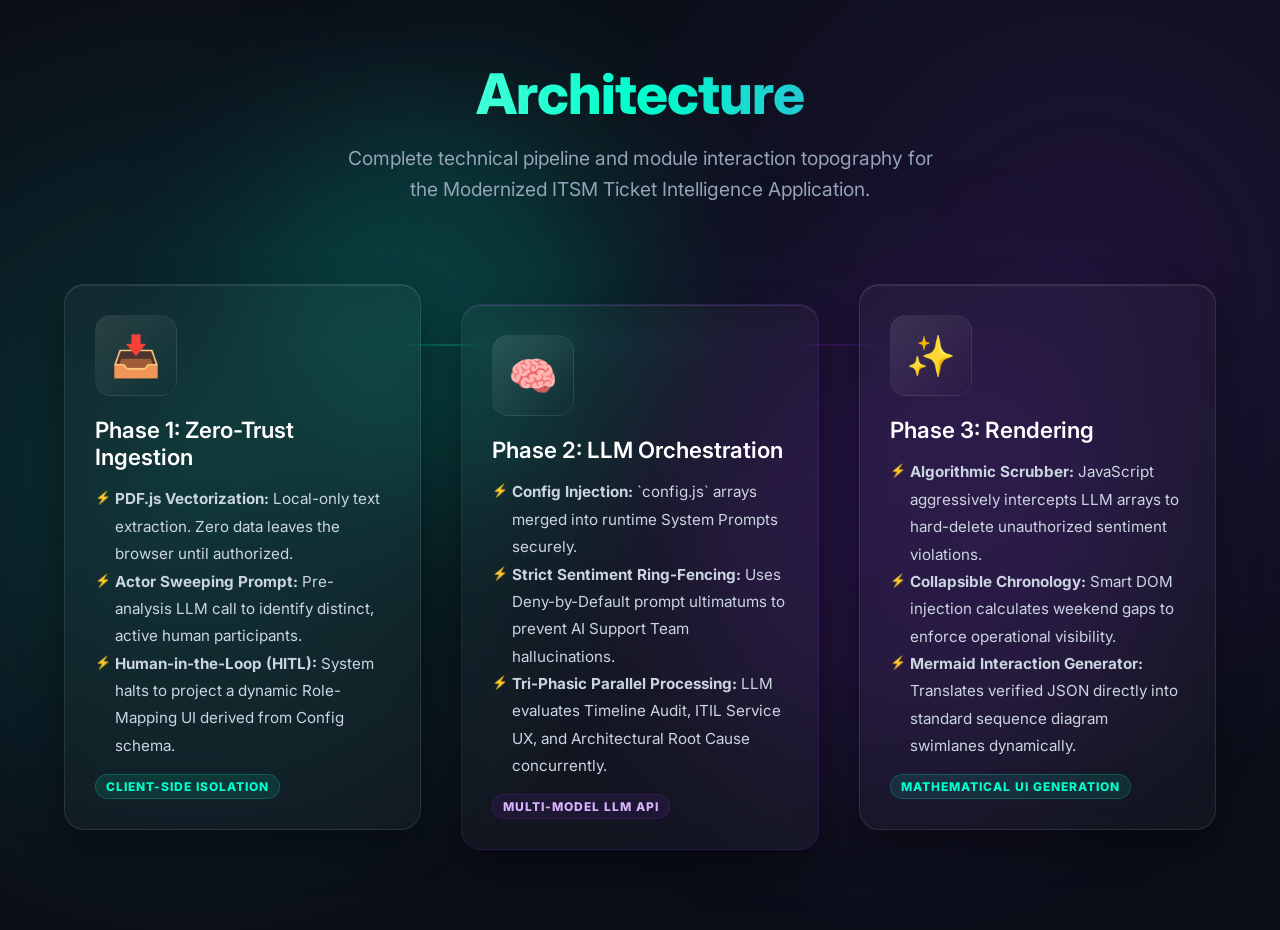
<file: architecture_reference.html>
<!DOCTYPE html>
<html lang="en">

<head>
  <meta charset="UTF-8">
  <meta name="viewport" content="width=device-width, initial-scale=1.0">
  <title> Architecture Reference</title>
  <link href="https://fonts.googleapis.com/css2?family=Inter:wght@300;400;600;800&display=swap" rel="stylesheet">
  <style>
    :root {
      --bg-color: #0b0f19;
      --glass-bg: rgba(255, 255, 255, 0.03);
      --glass-border: rgba(255, 255, 255, 0.1);
      --primary: #00ffcc;
      --accent: #8a2be2;
      --text: #e2e8f0;
    }

    body {
      margin: 0;
      padding: 0;
      font-family: 'Inter', sans-serif;
      background: radial-gradient(circle at 15% 50%, rgba(0, 255, 204, 0.15), transparent 40%),
        radial-gradient(circle at 85% 30%, rgba(138, 43, 226, 0.15), transparent 40%),
        var(--bg-color);
      color: var(--text);
      min-height: 100vh;
      overflow-x: hidden;
      display: flex;
      flex-direction: column;
      align-items: center;
      position: relative;
    }

    /* Ambient animated background elements */
    .orb {
      position: fixed;
      border-radius: 50%;
      filter: blur(80px);
      z-index: -1;
      animation: orbit 20s linear infinite;
    }

    .orb-1 {
      width: 400px;
      height: 400px;
      background: rgba(0, 255, 204, 0.15);
      top: 10%;
      left: 20%;
    }

    .orb-2 {
      width: 500px;
      height: 500px;
      background: rgba(138, 43, 226, 0.15);
      bottom: 10%;
      right: 10%;
      animation-direction: reverse;
      animation-duration: 25s;
    }

    @keyframes orbit {
      0% {
        transform: rotate(0deg) translateX(50px) rotate(0deg);
      }

      100% {
        transform: rotate(360deg) translateX(50px) rotate(-360deg);
      }
    }

    header {
      width: 100%;
      padding: 60px 20px 40px;
      text-align: center;
      z-index: 10;
    }

    h1 {
      font-size: 3.5rem;
      font-weight: 800;
      margin: 0;
      background: linear-gradient(90deg, #fff, var(--primary), var(--accent));
      -webkit-background-clip: text;
      -webkit-text-fill-color: transparent;
      letter-spacing: -1px;
      animation: float 6s ease-in-out infinite;
    }

    p.subtitle {
      font-size: 1.2rem;
      color: #94a3b8;
      max-width: 600px;
      margin: 15px auto 0;
      line-height: 1.6;
    }

    .architecture-container {
      width: 90%;
      max-width: 1200px;
      display: grid;
      grid-template-columns: 1fr 1fr 1fr;
      gap: 40px;
      padding: 40px 0 100px;
      position: relative;
      z-index: 10;
    }

    /* Connection Lines */
    .architecture-container::before {
      content: '';
      position: absolute;
      top: 100px;
      left: 16%;
      right: 16%;
      height: 2px;
      background: linear-gradient(90deg, transparent, rgba(0, 255, 204, 0.3), rgba(138, 43, 226, 0.3), transparent);
      z-index: 0;
    }

    .node {
      background: var(--glass-bg);
      backdrop-filter: blur(12px);
      -webkit-backdrop-filter: blur(12px);
      border: 1px solid var(--glass-border);
      border-radius: 20px;
      padding: 30px;
      box-shadow: 0 20px 40px rgba(0, 0, 0, 0.4), inset 0 1px 0 rgba(255, 255, 255, 0.1);
      position: relative;
      transition: transform 0.4s cubic-bezier(0.175, 0.885, 0.32, 1.275), box-shadow 0.4s ease;
      animation: float 8s ease-in-out infinite;
    }

    .node:nth-child(even) {
      animation-delay: -4s;
    }

    .node:hover {
      transform: translateY(-10px) scale(1.02);
      box-shadow: 0 30px 60px rgba(0, 0, 0, 0.6), inset 0 1px 0 rgba(255, 255, 255, 0.2);
      border-color: rgba(0, 255, 204, 0.4);
    }

    .node-icon {
      font-size: 2.5rem;
      margin-bottom: 20px;
      display: inline-block;
      background: linear-gradient(135deg, rgba(255, 255, 255, 0.1), rgba(255, 255, 255, 0));
      padding: 15px;
      border-radius: 16px;
      border: 1px solid rgba(255, 255, 255, 0.05);
    }

    .node h3 {
      font-size: 1.4rem;
      margin: 0 0 15px 0;
      color: #fff;
      font-weight: 600;
    }

    .node ul {
      list-style: none;
      padding: 0;
      margin: 0;
      font-size: 0.95rem;
      color: #cbd5e1;
      line-height: 1.8;
    }

    .node ul li {
      position: relative;
      padding-left: 20px;
    }

    .node ul li::before {
      content: '⚡';
      position: absolute;
      left: 0;
      top: 1px;
      font-size: 0.8rem;
      color: var(--primary);
    }

    /* Specific Node Animations & Styles */
    .ingestion {
      animation-duration: 7s;
    }

    .orchestration {
      transform: translateY(20px);
      animation-duration: 9s;
      animation-delay: -2s;
      border-color: rgba(138, 43, 226, 0.2);
    }

    .rendering {
      animation-duration: 8s;
      animation-delay: -5s;
    }

    .glow-tag {
      display: inline-block;
      padding: 4px 10px;
      border-radius: 50px;
      font-size: 0.75rem;
      font-weight: 800;
      text-transform: uppercase;
      letter-spacing: 1px;
      background: rgba(0, 255, 204, 0.1);
      color: var(--primary);
      border: 1px solid rgba(0, 255, 204, 0.2);
      margin-top: 15px;
    }

    .glow-tag.purple {
      background: rgba(138, 43, 226, 0.1);
      color: #d8b4fe;
      border-color: rgba(138, 43, 226, 0.2);
    }

    @keyframes float {
      0% {
        transform: translateY(0px);
      }

      50% {
        transform: translateY(-15px);
      }

      100% {
        transform: translateY(0px);
      }
    }

    /* Responsive */
    @media (max-width: 1024px) {
      .architecture-container {
        grid-template-columns: 1fr;
        max-width: 600px;
      }

      .architecture-container::before {
        display: none;
      }

      .orchestration {
        transform: translateY(0);
      }
    }
  </style>
</head>

<body>

  <div class="orb orb-1"></div>
  <div class="orb orb-2"></div>

  <header>
    <h1>Architecture</h1>
    <p class="subtitle">Complete technical pipeline and module interaction topography for the Modernized ITSM Ticket
      Intelligence Application.</p>
  </header>

  <div class="architecture-container">

    <!-- Node 1: Ingestion -->
    <div class="node ingestion">
      <div class="node-icon">📥</div>
      <h3>Phase 1: Zero-Trust Ingestion</h3>
      <ul>
        <li><strong>PDF.js Vectorization:</strong> Local-only text extraction. Zero data leaves the browser until
          authorized.</li>
        <li><strong>Actor Sweeping Prompt:</strong> Pre-analysis LLM call to identify distinct, active human
          participants.</li>
        <li><strong>Human-in-the-Loop (HITL):</strong> System halts to project a dynamic Role-Mapping UI derived from
          Config schema.</li>
      </ul>
      <div class="glow-tag">Client-Side Isolation</div>
    </div>

    <!-- Node 2: The Core Engine -->
    <div class="node orchestration">
      <div class="node-icon">🧠</div>
      <h3>Phase 2: LLM Orchestration</h3>
      <ul>
        <li><strong>Config Injection:</strong> `config.js` arrays merged into runtime System Prompts securely.</li>
        <li><strong>Strict Sentiment Ring-Fencing:</strong> Uses Deny-by-Default prompt ultimatums to prevent AI Support
          Team hallucinations.</li>
        <li><strong>Tri-Phasic Parallel Processing:</strong> LLM evaluates Timeline Audit, ITIL Service UX, and
          Architectural Root Cause concurrently.</li>
      </ul>
      <div class="glow-tag purple">Multi-Model LLM API</div>
    </div>

    <!-- Node 3: DOM Mutator -->
    <div class="node rendering">
      <div class="node-icon">✨</div>
      <h3>Phase 3: Rendering</h3>
      <ul>
        <li><strong>Algorithmic Scrubber:</strong> JavaScript aggressively intercepts LLM arrays to hard-delete
          unauthorized sentiment violations.</li>
        <li><strong>Collapsible Chronology:</strong> Smart DOM injection calculates weekend gaps to enforce operational
          visibility.</li>
        <li><strong>Mermaid Interaction Generator:</strong> Translates verified JSON directly into standard sequence
          diagram swimlanes dynamically.</li>
      </ul>
      <div class="glow-tag">Mathematical UI Generation</div>
    </div>

  </div>

</body>

</html>
</file>
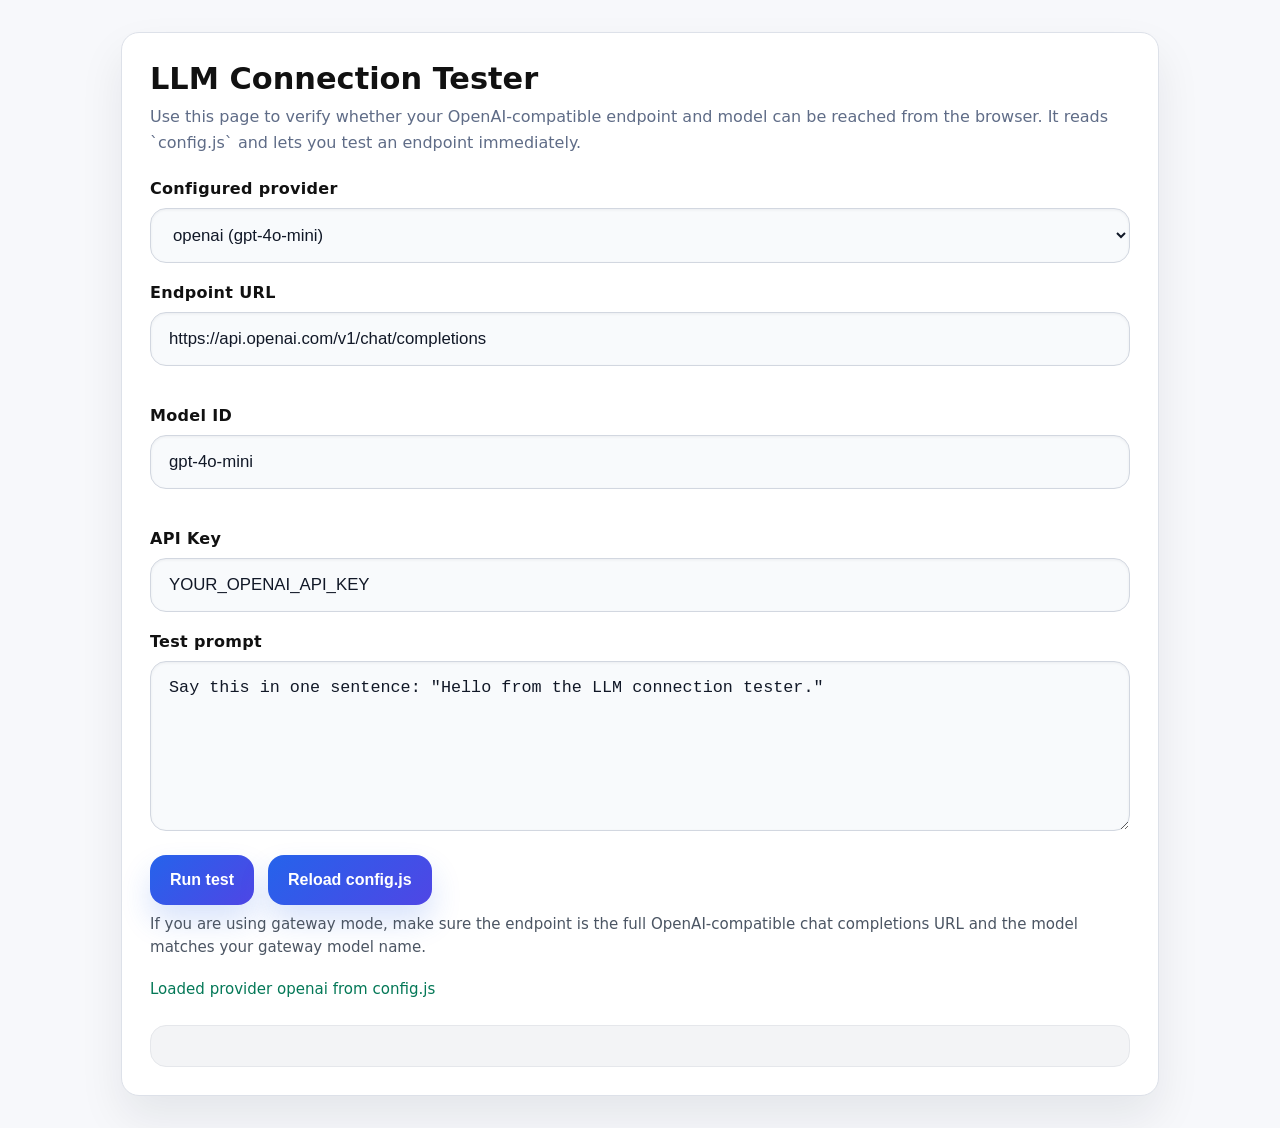
<file: model_connection_test.html>
<!DOCTYPE html>
<html lang="en">
<head>
  <meta charset="UTF-8" />
  <meta name="viewport" content="width=device-width, initial-scale=1.0" />
  <title>LLM Connection Tester</title>
  <style>
    :root { color-scheme: light dark; color: #111; background: #f7f8fb; font-family: Inter, system-ui, sans-serif; }
    body { margin: 0; min-height: 100vh; display: flex; justify-content: center; align-items: flex-start; padding: 32px; }
    .panel { width: min(980px,100%); background: #fff; border: 1px solid #dde1e9; border-radius: 18px; box-shadow: 0 22px 45px rgba(15,23,42,.08); padding: 28px; }
    h1 { margin: 0 0 8px; font-size: 1.9rem; }
    .subtitle { margin: 0 0 24px; color: #5f6c87; line-height: 1.6; }
    .field { margin-bottom: 20px; }
    .field label { display: block; margin-bottom: 10px; font-weight: 700; font-size: 1rem; letter-spacing: 0.02em; }
    .field input, .field select, .field textarea { width: 100%; border: 1px solid #d2d7e0; border-radius: 16px; padding: 16px 18px; font-size: 1.05rem; background: #f8fafc; color: #111827; box-sizing: border-box; box-shadow: inset 0 1px 3px rgba(15,23,42,.06); transition: border-color .2s ease, box-shadow .2s ease, transform .15s ease; }
    .field input:focus, .field select:focus, .field textarea:focus { outline: none; border-color: #2563eb; box-shadow: 0 0 0 4px rgba(37,99,235,.12); transform: translateY(-1px); }
    textarea { min-height: 170px; resize: vertical; }
    .form-fields { display: grid; gap: 20px; }
    .button-row { display: flex; flex-wrap: wrap; gap: 14px; margin-top: 12px; }
    button { border: none; border-radius: 16px; padding: 16px 20px; font-size: 1rem; font-weight: 700; cursor: pointer; background: linear-gradient(135deg,#2563eb,#4f46e5); color: white; transition: transform .15s ease, background .25s ease, box-shadow .25s ease; box-shadow: 0 16px 30px rgba(37,99,235,.18); }
    button:hover { transform: translateY(-2px); background: linear-gradient(135deg,#1d4ed8,#4338ca); }
    .note { margin: 8px 0 20px; color: #4b5563; font-size: 0.94rem; line-height: 1.5; }
    .result { margin-top: 24px; padding: 20px; border-radius: 16px; background: #f3f4f6; border: 1px solid #e5e7eb; white-space: pre-wrap; font-family: ui-monospace, SFMono-Regular, Menlo, Monaco, Consolas, monospace; }
    .error { color: #b91c1c; }
    .success { color: #047857; }
    .badge { display: inline-flex; align-items: center; gap: 6px; border-radius: 999px; padding: 6px 12px; font-size: 0.82rem; font-weight: 700; background: #eef2ff; color: #3730a3; }
    a { color: #2563eb; text-decoration: none; }
  </style>
</head>
<body>
  <div class="panel">
    <h1>LLM Connection Tester</h1>
    <p class="subtitle">Use this page to verify whether your OpenAI-compatible endpoint and model can be reached from the browser. It reads `config.js` and lets you test an endpoint immediately.</p>

    <div class="field">
      <label for="provider-select">Configured provider</label>
      <select id="provider-select"></select>
    </div>

    <div class="form-fields">
      <div class="field">
        <label for="endpoint-url">Endpoint URL</label>
        <input id="endpoint-url" type="url" placeholder="https://api.Company.com/llm/v1/chat/completions" />
      </div>
      <div class="field">
        <label for="model-id">Model ID</label>
        <input id="model-id" type="text" placeholder="mistral-7b-instruct" />
      </div>
      <div class="field">
        <label for="api-key">API Key</label>
        <input id="api-key" type="text" placeholder="Bearer token for endpoint" autocomplete="off" />
      </div>
    </div>

    <div class="field">
      <label for="prompt-text">Test prompt</label>
      <textarea id="prompt-text">Say this in one sentence: "Hello from the LLM connection tester."</textarea>
    </div>

    <div class="button-row">
      <button id="run-test">Run test</button>
      <button id="load-config" type="button">Reload config.js</button>
    </div>

    <p class="note">If you are using gateway mode, make sure the endpoint is the full OpenAI-compatible chat completions URL and the model matches your gateway model name.</p>

    <div id="status-message" class="note"></div>
    <div id="result-output" class="result"></div>
  </div>

  <script src="config.js"></script>
  <script>
    const providerSelect = document.getElementById('provider-select');
    const endpointUrl = document.getElementById('endpoint-url');
    const modelId = document.getElementById('model-id');
    const apiKey = document.getElementById('api-key');
    const promptText = document.getElementById('prompt-text');
    const runTest = document.getElementById('run-test');
    const loadConfig = document.getElementById('load-config');
    const statusMessage = document.getElementById('status-message');
    const resultOutput = document.getElementById('result-output');

    function getConfig() {
      return window.CONFIG || { KEYS: {}, ENDPOINTS: {} };
    }

    function populateProviderOptions() {
      const cfg = getConfig();
      providerSelect.innerHTML = '';
      const ids = Object.keys(cfg.ENDPOINTS || {});
      if (ids.length === 0) {
        providerSelect.innerHTML = '<option value="custom">Custom</option>';
        return;
      }
      ids.forEach(id => {
        const opt = document.createElement('option');
        opt.value = id;
        opt.textContent = `${id} (${cfg.ENDPOINTS[id].model || 'no model configured'})`;
        providerSelect.appendChild(opt);
      });
      const customOpt = document.createElement('option');
      customOpt.value = 'custom';
      customOpt.textContent = 'Custom endpoint';
      providerSelect.appendChild(customOpt);
      providerSelect.value = ids[0] || 'custom';
      updateFromProvider();
    }

    function updateFromProvider() {
      const cfg = getConfig();
      const selected = providerSelect.value;
      if (selected && cfg.ENDPOINTS && cfg.ENDPOINTS[selected]) {
        endpointUrl.value = cfg.ENDPOINTS[selected].url || '';
        modelId.value = cfg.ENDPOINTS[selected].model || '';
        apiKey.value = cfg.KEYS ? (cfg.KEYS[selected] || '') : '';
        statusMessage.textContent = `Loaded provider ${selected} from config.js`;
        statusMessage.className = 'note success';
      } else {
        statusMessage.textContent = 'Using custom values. Fill endpoint, model, and API key manually.';
        statusMessage.className = 'note';
      }
    }

    function showResult(text, type = 'info') {
      resultOutput.textContent = text;
      statusMessage.textContent = type === 'error' ? 'Test failed.' : 'Test succeeded.';
      statusMessage.className = type === 'error' ? 'note error' : 'note success';
    }

    async function sendTestRequest() {
      const url = endpointUrl.value.trim();
      const model = modelId.value.trim();
      const key = apiKey.value.trim();
      const prompt = promptText.value.trim();
      if (!url || !model || !key || !prompt) {
        showResult('Please provide endpoint URL, model ID, API key, and prompt.', 'error');
        return;
      }
      resultOutput.textContent = 'Running test request…';
      statusMessage.textContent = 'Sending request...';
      statusMessage.className = 'note';

      try {
        const response = await fetch(url, {
          method: 'POST',
          headers: {
            'Content-Type': 'application/json',
            'Authorization': `Bearer ${key}`
          },
          body: JSON.stringify({
            model,
            temperature: 0,
            max_tokens: 200,
            messages: [{ role: 'user', content: prompt }]
          })
        });

        const rawText = await response.text();
        let data;
        try {
          data = JSON.parse(rawText);
        } catch (error) {
          throw new Error(`Non-JSON response received:\n${rawText}`);
        }

        if (!response.ok) {
          const message = data?.error?.message || data?.message || rawText || `HTTP ${response.status}`;
          throw new Error(message);
        }

        const content = data?.choices?.[0]?.message?.content || data?.choices?.[0]?.text || JSON.stringify(data, null, 2);
        showResult(`Response:\n${content}`);
      } catch (error) {
        showResult(`Error: ${error.message}`, 'error');
      }
    }

    providerSelect.addEventListener('change', updateFromProvider);
    runTest.addEventListener('click', sendTestRequest);
    loadConfig.addEventListener('click', () => {
      populateProviderOptions();
      showResult('Config reloaded from config.js.', 'success');
    });

    populateProviderOptions();
  </script>
</body>
</html>
</file>
